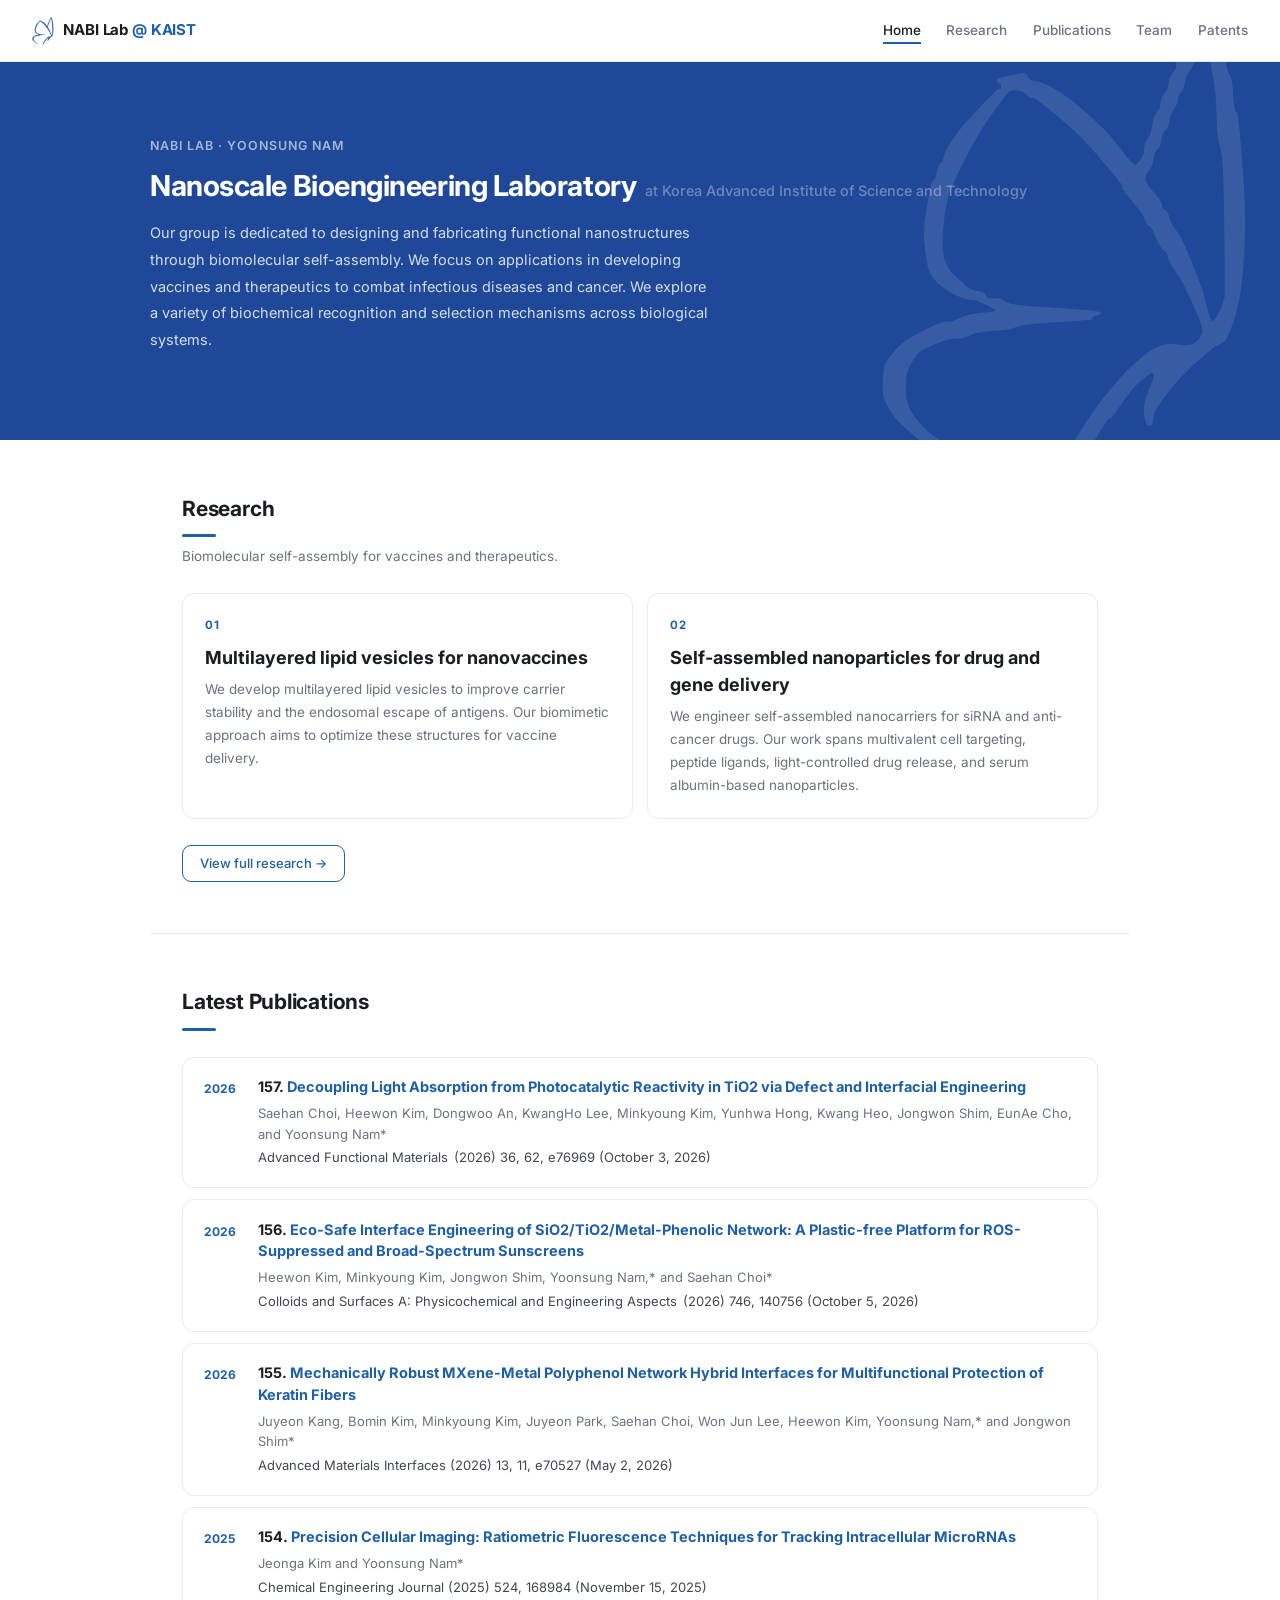
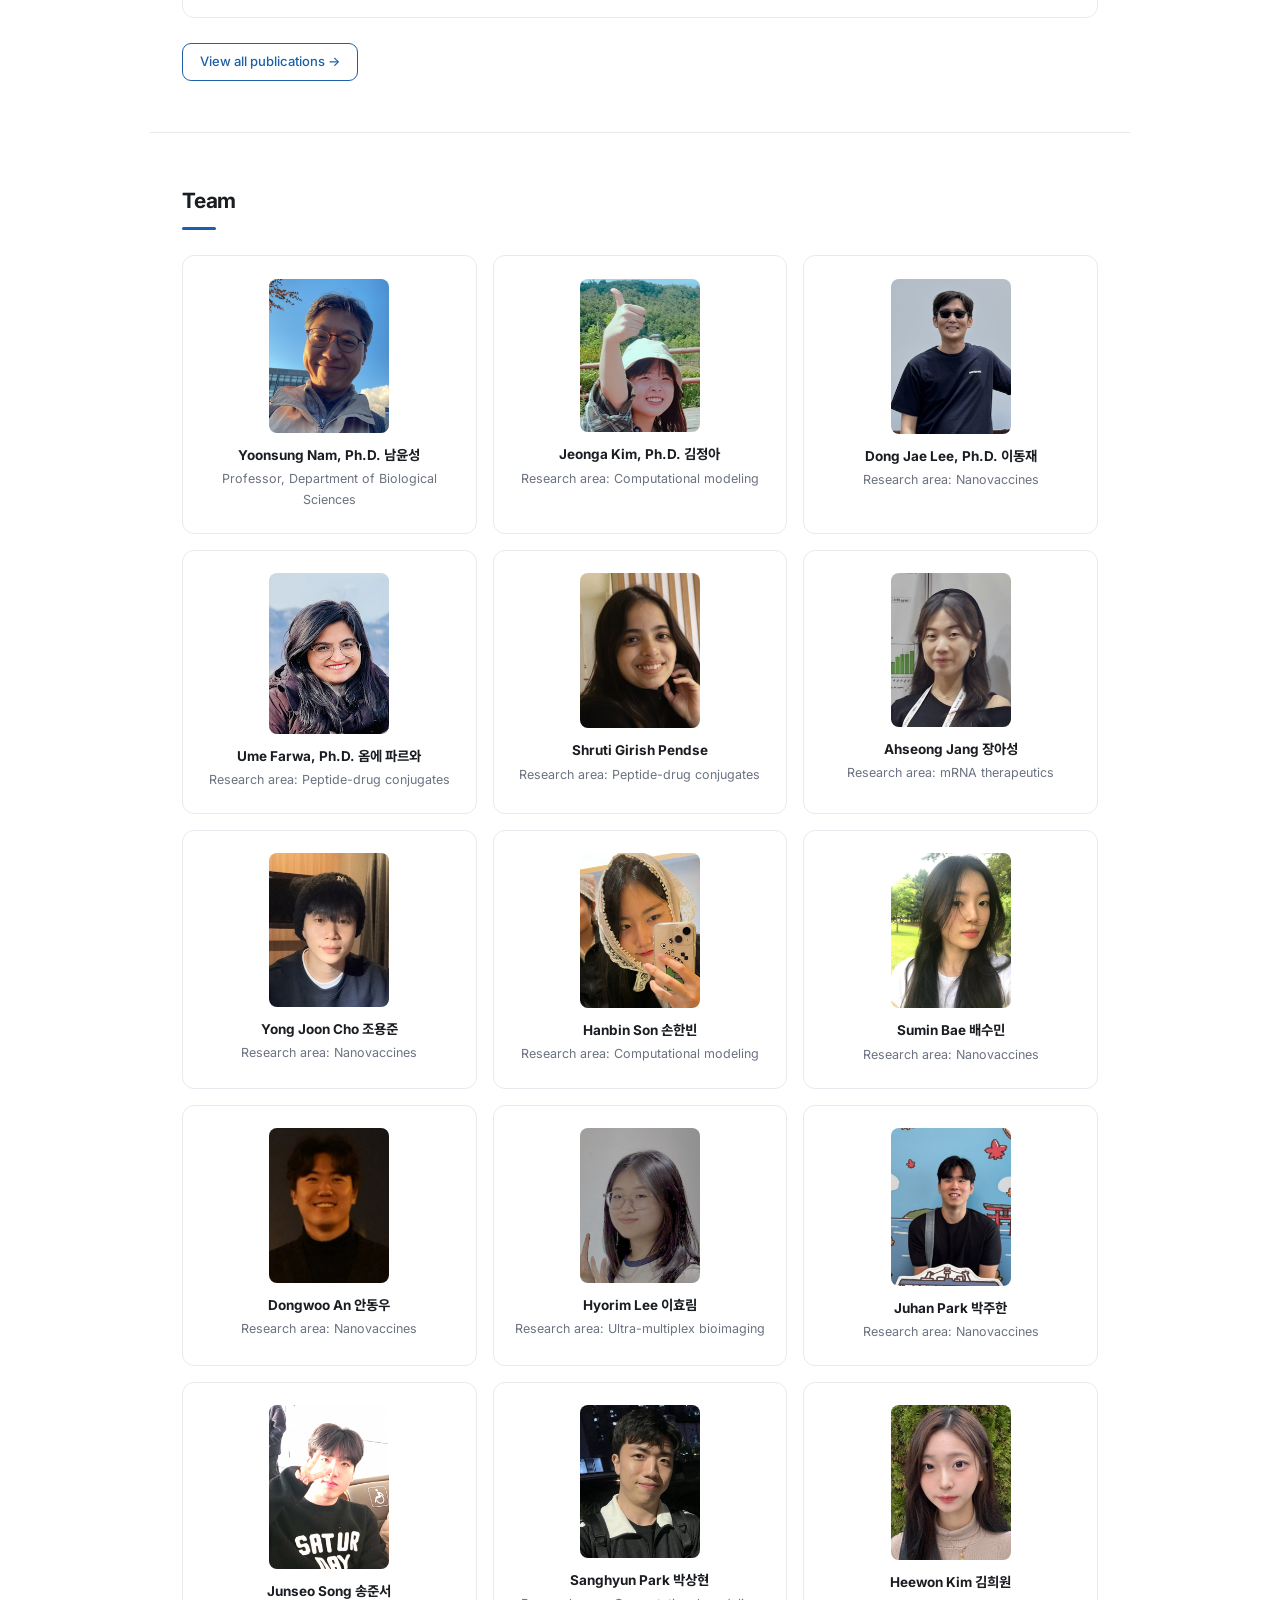
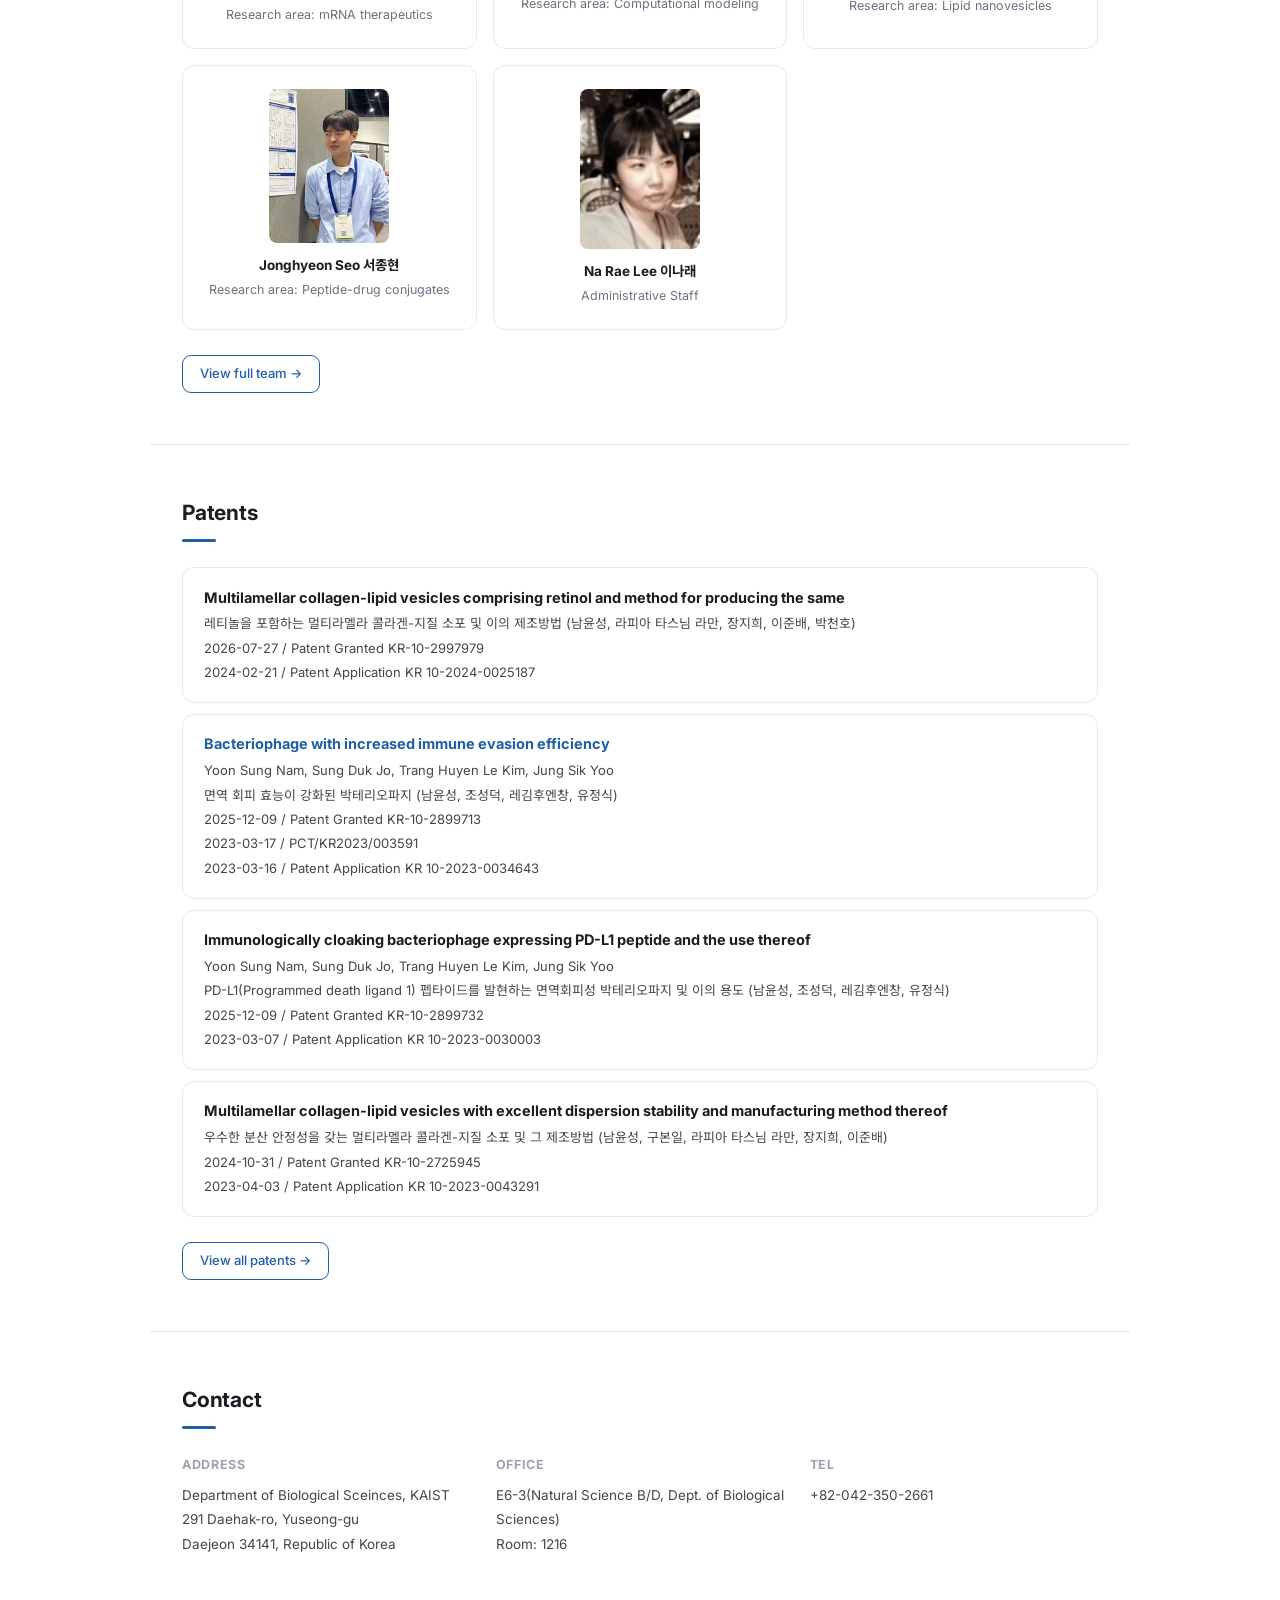
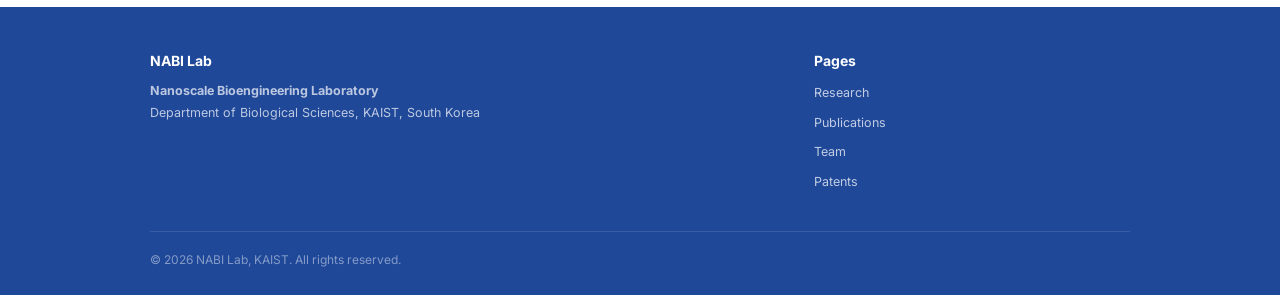
<file: index.html>
<!DOCTYPE html>
<html lang="en">
<head>
<meta charset="UTF-8">
<meta name="viewport" content="width=device-width, initial-scale=1">
<!-- TODO: 실제 연구실 이름/설명으로 교체 -->
<title>NABI Lab @ KAIST — Molecular Simulation of Biological Membranes</title>
<meta name="description" content="Computational molecular simulation lab at KAIST studying lipid membranes, nanoparticle–membrane interactions, and drug delivery systems.">
<link rel="preconnect" href="https://fonts.googleapis.com">
<link rel="preconnect" href="https://fonts.gstatic.com" crossorigin>
<link href="https://fonts.googleapis.com/css2?family=Inter:wght@400;500;600;700&family=Noto+Sans+KR:wght@400;500;700&display=swap" rel="stylesheet">
<link rel="stylesheet" href="assets/style.css">
</head>
<body>

<!-- 메뉴: 내용은 assets/layout.js 의 SITE.nav 에서 관리 -->
<site-nav></site-nav>

<!-- ============ HERO ============ -->
<header class="hero">
  <!-- 배경 워터마크: 글씨를 가리지 않도록 옅게 (진하기는 style.css의 .hero-mark opacity) -->
  <img class="hero-mark" src="images/nabi-logo-white.svg" alt="" aria-hidden="true">
  <div class="hero-inner">
    <div class="hero-text home-hero-text">
      <p class="eyebrow">NABI Lab · Yoonsung Nam</p>
      <h1 class="home-lab-title"><span class="lab-name">Nanoscale Bioengineering Laboratory</span> <span class="lab-affiliation">at Korea Advanced Institute of Science and Technology</span></h1>
      <p>
        Our group is dedicated to designing and fabricating functional nanostructures through biomolecular self-assembly. We focus on applications in developing vaccines and therapeutics to combat infectious diseases and cancer. We explore a variety of biochemical recognition and selection mechanisms across biological systems.
      </p>
    </div>

    <!-- 사진을 넣고 싶으면 여기에 .hero-media 블록을 추가하세요 (README 참고) -->
  </div>
</header>

<!-- ============ RESEARCH ============ -->
<section class="wrap">
  <div class="sec-head">
    <h2>Research</h2>
    <div class="underline"></div>
    <p class="sub">Biomolecular self-assembly for vaccines and therapeutics.</p>
  </div>
  <div class="research-overview-grid">
    <article class="card">
      <div class="r-num">01</div>
      <h3>Multilayered lipid vesicles for nanovaccines</h3>
      <p>We develop multilayered lipid vesicles to improve carrier stability and the endosomal escape of antigens. Our biomimetic approach aims to optimize these structures for vaccine delivery.</p>
    </article>
    <article class="card">
      <div class="r-num">02</div>
      <h3>Self-assembled nanoparticles for drug and gene delivery</h3>
      <p>We engineer self-assembled nanocarriers for siRNA and anti-cancer drugs. Our work spans multivalent cell targeting, peptide ligands, light-controlled drug release, and serum albumin-based nanoparticles.</p>
    </article>
  </div>
  <div class="sec-foot"><a class="more-btn" href="research.html">View full research →</a></div>
</section>

<div class="divider"></div>

<!-- ============ LATEST PUBLICATIONS ============ -->
<section class="wrap">
  <div class="sec-head">
    <h2>Latest Publications</h2>
    <div class="underline"></div>
  </div>

  <div class="pub-list">
    <article class="pub">
        <div class="pub-yr">2026</div>
        <div class="pub-body">
          <h4><strong>157. <a href="https://advanced.onlinelibrary.wiley.com/doi/10.1002/adfm.76969" target="_blank" rel="noopener noreferrer">Decoupling Light Absorption from Photocatalytic Reactivity in TiO2 via Defect and Interfacial Engineering</a></strong></h4>
          <p class="authors">Saehan Choi, Heewon Kim, Dongwoo An, KwangHo Lee, Minkyoung Kim, Yunhwa Hong, Kwang Heo, Jongwon Shim, EunAe Cho, and Yoonsung Nam*</p>
          <p class="venue">Advanced Functional Materials  (2026) 36, 62, e76969 (October 3, 2026)</p>
        </div>
      </article>

    <article class="pub">
        <div class="pub-yr">2026</div>
        <div class="pub-body">
          <h4><strong>156. <a href="https://www.sciencedirect.com/science/article/pii/S0927775726012951?dgcid=coauthor" target="_blank" rel="noopener noreferrer">Eco-Safe Interface Engineering of SiO2/TiO2/Metal-Phenolic Network: A Plastic-free Platform for ROS-Suppressed and Broad-Spectrum Sunscreens</a></strong></h4>
          <p class="authors">Heewon Kim, Minkyoung Kim, Jongwon Shim, Yoonsung Nam,* and Saehan Choi*</p>
          <p class="venue">Colloids and Surfaces A: Physicochemical and Engineering Aspects  (2026) 746, 140756 (October 5, 2026)</p>
        </div>
      </article>

    <article class="pub">
        <div class="pub-yr">2026</div>
        <div class="pub-body">
          <h4><strong>155. <a href="https://advanced.onlinelibrary.wiley.com/doi/10.1002/admi.70527" target="_blank" rel="noopener noreferrer">Mechanically Robust MXene-Metal Polyphenol Network Hybrid Interfaces for Multifunctional Protection of Keratin Fibers</a></strong></h4>
          <p class="authors">Juyeon Kang, Bomin Kim, Minkyoung Kim, Juyeon Park, Saehan Choi, Won Jun Lee, Heewon Kim, Yoonsung Nam,* and Jongwon Shim*</p>
          <p class="venue">Advanced Materials Interfaces (2026) 13, 11, e70527 (May 2, 2026)</p>
        </div>
      </article>

    <article class="pub">
        <div class="pub-yr">2025</div>
        <div class="pub-body">
          <h4><strong>154. <a href="https://www.sciencedirect.com/science/article/abs/pii/S1385894725098262" target="_blank" rel="noopener noreferrer">Precision Cellular Imaging: Ratiometric Fluorescence Techniques for Tracking Intracellular MicroRNAs</a></strong></h4>
          <p class="authors">Jeonga Kim and Yoonsung Nam*</p>
          <p class="venue">Chemical Engineering Journal (2025) 524, 168984 (November 15, 2025)</p>
        </div>
      </article>
  </div>

  <div class="sec-foot">
    <a class="more-btn" href="publications.html">View all publications →</a>
  </div>
</section>

<div class="divider"></div>

<!-- ============ TEAM ============ -->
<section class="wrap home-team">
  <div class="sec-head">
    <h2>Team</h2>
    <div class="underline"></div>
  </div>

  <div class="team-grid">
<article class="member">
<div class="member-photo av-b"><img src="lab_members/picture/YN.png" alt="Yoonsung Nam, Ph.D. 남윤성" loading="lazy" decoding="async"></div>
<h4>Yoonsung Nam, Ph.D. 남윤성</h4>
<p>Professor, Department of Biological Sciences</p>

</article>
<article class="member">
<div class="member-photo av-g"><img src="lab_members/picture/JK.png" alt="Jeonga Kim, Ph.D. 김정아" loading="lazy" decoding="async"></div>
<h4>Jeonga Kim, Ph.D. 김정아</h4>
<p>Research area: Computational modeling</p>

</article>
<article class="member">
<div class="member-photo av-p"><img src="lab_members/picture/DJL.png" alt="Dong Jae Lee, Ph.D. 이동재" loading="lazy" decoding="async"></div>
<h4>Dong Jae Lee, Ph.D. 이동재</h4>
<p>Research area: Nanovaccines</p>

</article>
<article class="member">
<div class="member-photo av-o"><img src="lab_members/picture/UF.png" alt="Ume Farwa, Ph.D. 옴에 파르와" loading="lazy" decoding="async"></div>
<h4>Ume Farwa, Ph.D. 옴에 파르와</h4>
<p>Research area: Peptide-drug conjugates</p>

</article>
<article class="member">
<div class="member-photo av-b"><img src="lab_members/picture/SGP.png" alt="Shruti Girish Pendse" loading="lazy" decoding="async"></div>
<h4>Shruti Girish Pendse</h4>
<p>Research area: Peptide-drug conjugates</p>

</article>
<article class="member">
<div class="member-photo av-g"><img src="lab_members/picture/AJ.png" alt="Ahseong Jang 장아성" loading="lazy" decoding="async"></div>
<h4>Ahseong Jang 장아성</h4>
<p>Research area: mRNA therapeutics</p>

</article>
<article class="member">
<div class="member-photo av-p"><img src="lab_members/picture/YJC.png" alt="Yong Joon Cho 조용준" loading="lazy" decoding="async"></div>
<h4>Yong Joon Cho 조용준</h4>
<p>Research area: Nanovaccines</p>

</article>
<article class="member">
<div class="member-photo av-o"><img src="lab_members/picture/HS.png" alt="Hanbin Son 손한빈" loading="lazy" decoding="async"></div>
<h4>Hanbin Son 손한빈</h4>
<p>Research area: Computational modeling</p>

</article>
<article class="member">
<div class="member-photo av-b"><img src="lab_members/picture/SB.png" alt="Sumin Bae 배수민" loading="lazy" decoding="async"></div>
<h4>Sumin Bae 배수민</h4>
<p>Research area: Nanovaccines</p>

</article>
<article class="member">
<div class="member-photo av-g"><img src="lab_members/picture/DA.png" alt="Dongwoo An 안동우" loading="lazy" decoding="async"></div>
<h4>Dongwoo An 안동우</h4>
<p>Research area: Nanovaccines</p>

</article>
<article class="member">
<div class="member-photo av-p"><img src="lab_members/picture/HL.png" alt="Hyorim Lee 이효림" loading="lazy" decoding="async"></div>
<h4>Hyorim Lee 이효림</h4>
<p>Research area: Ultra-multiplex bioimaging</p>

</article>
<article class="member">
<div class="member-photo av-o"><img src="lab_members/picture/JP.png" alt="Juhan Park 박주한" loading="lazy" decoding="async"></div>
<h4>Juhan Park 박주한</h4>
<p>Research area: Nanovaccines</p>

</article>
<article class="member">
<div class="member-photo av-b"><img src="lab_members/picture/JS.png" alt="Junseo Song 송준서" loading="lazy" decoding="async"></div>
<h4>Junseo Song 송준서</h4>
<p>Research area: mRNA therapeutics</p>

</article>
<article class="member">
<div class="member-photo av-g"><img src="lab_members/picture/SP.png" alt="Sanghyun Park 박상현" loading="lazy" decoding="async"></div>
<h4>Sanghyun Park 박상현</h4>
<p>Research area: Computational modeling</p>

</article>
<article class="member">
<div class="member-photo av-p"><img src="lab_members/picture/HK.png" alt="Heewon Kim 김희원" loading="lazy" decoding="async"></div>
<h4>Heewon Kim 김희원</h4>
<p>Research area: Lipid nanovesicles</p>

</article>
<article class="member">
<div class="member-photo av-o"><img src="lab_members/picture/JS(%EC%84%9C%EC%A2%85%ED%98%84).png" alt="Jonghyeon Seo 서종현" loading="lazy" decoding="async"></div>
<h4>Jonghyeon Seo 서종현</h4>
<p>Research area: Peptide-drug conjugates</p>

</article>
<article class="member">
<div class="member-photo av-b"><img src="lab_members/picture/NRL.png" alt="Na Rae Lee 이나래" loading="lazy" decoding="async"></div>
<h4>Na Rae Lee 이나래</h4>
<p>Administrative Staff</p>

</article>
</div>

<div class="sec-foot">
    <a class="more-btn" href="team.html">View full team →</a>
  </div>
</section>

<div class="divider"></div>

<!-- ============ PATENTS ============ -->
<section class="wrap">
  <div class="sec-head">
    <h2>Patents</h2>
    <div class="underline"></div>
  </div>

  <div class="pub-list">
      <article class="pub" data-type="granted">
        <div class="pub-body">
          <h4><strong>Multilamellar collagen-lipid vesicles comprising retinol and method for producing the same</strong></h4>
          <p class="venue">레티놀을 포함하는 멀티라멜라 콜라겐-지질 소포 및 이의 제조방법 (남윤성, 라피아 타스님 라만, 장지희, 이준배, 박천호)</p>
          <p class="venue">2026-07-27 / Patent Granted KR-10-2997979</p>
          <p class="venue">2024-02-21 / Patent Application KR 10-2024-0025187</p>
        </div>
      </article>
      <article class="pub" data-type="granted intl">
        <div class="pub-body">
          <h4><strong><a href="https://patentscope.wipo.int/search/en/detail.jsf?docId=WO2023224236&amp;_gid=202347" target="_blank" rel="noopener noreferrer">Bacteriophage with increased immune evasion efficiency</a></strong></h4>
          <p class="venue">Yoon Sung Nam, Sung Duk Jo, Trang Huyen Le Kim, Jung Sik Yoo</p>
          <p class="venue">면역 회피 효능이 강화된 박테리오파지 (남윤성, 조성덕, 레김후엔창, 유정식)</p>
          <p class="venue">2025-12-09 / Patent Granted KR-10-2899713</p>
          <p class="venue">2023-03-17 / PCT/KR2023/003591</p>
          <p class="venue">2023-03-16 / Patent Application KR 10-2023-0034643</p>
        </div>
      </article>
      <article class="pub" data-type="granted">
        <div class="pub-body">
          <h4><strong>Immunologically cloaking bacteriophage expressing PD-L1 peptide and the use thereof</strong></h4>
          <p class="venue">Yoon Sung Nam, Sung Duk Jo, Trang Huyen Le Kim, Jung Sik Yoo</p>
          <p class="venue">PD-L1(Programmed death ligand 1) 펩타이드를 발현하는 면역회피성 박테리오파지 및 이의 용도 (남윤성, 조성덕, 레김후엔창, 유정식)</p>
          <p class="venue">2025-12-09 / Patent Granted KR-10-2899732</p>
          <p class="venue">2023-03-07 / Patent Application KR 10-2023-0030003</p>
        </div>
      </article>
      <article class="pub" data-type="granted">
        <div class="pub-body">
          <h4><strong>Multilamellar collagen-lipid vesicles with excellent dispersion stability and manufacturing method thereof</strong></h4>
          <p class="venue">우수한 분산 안정성을 갖는 멀티라멜라 콜라겐-지질 소포 및 그 제조방법 (남윤성, 구본일, 라피아 타스님 라만, 장지희, 이준배)</p>
          <p class="venue">2024-10-31 / Patent Granted KR-10-2725945</p>
          <p class="venue">2023-04-03 / Patent Application KR 10-2023-0043291</p>
        </div>
      </article>
  </div>

  <div class="sec-foot">
    <a class="more-btn" href="patents.html">View all patents →</a>
  </div>
</section>

<div class="divider"></div>

<!-- ============ CONTACT ============ -->
<section class="wrap">
  <div class="sec-head">
    <h2>Contact</h2>
    <div class="underline"></div>
  </div>

  <div class="contact-grid">
    <div>
      <h4>Address</h4>
      <p>
        Department of Biological Sceinces, KAIST<br>
        291 Daehak-ro, Yuseong-gu<br>
        Daejeon 34141, Republic of Korea
      </p>
    </div>
    <div>
      <h4>Office</h4>
      <p>
        E6-3(Natural Science B/D, Dept. of Biological Sciences)<br>
        Room: 1216
      </p>
    </div>
    <div>
      <h4>Tel</h4>
      <p>
        +82-042-350-2661
      </p>
    </div>
  </div>

</section>

<!-- 푸터: 내용은 assets/layout.js 에서 관리 -->
<site-footer></site-footer>

<script src="assets/layout.js" defer></script>
<script src="assets/main.js" defer></script>
</body>
</html>
</file>
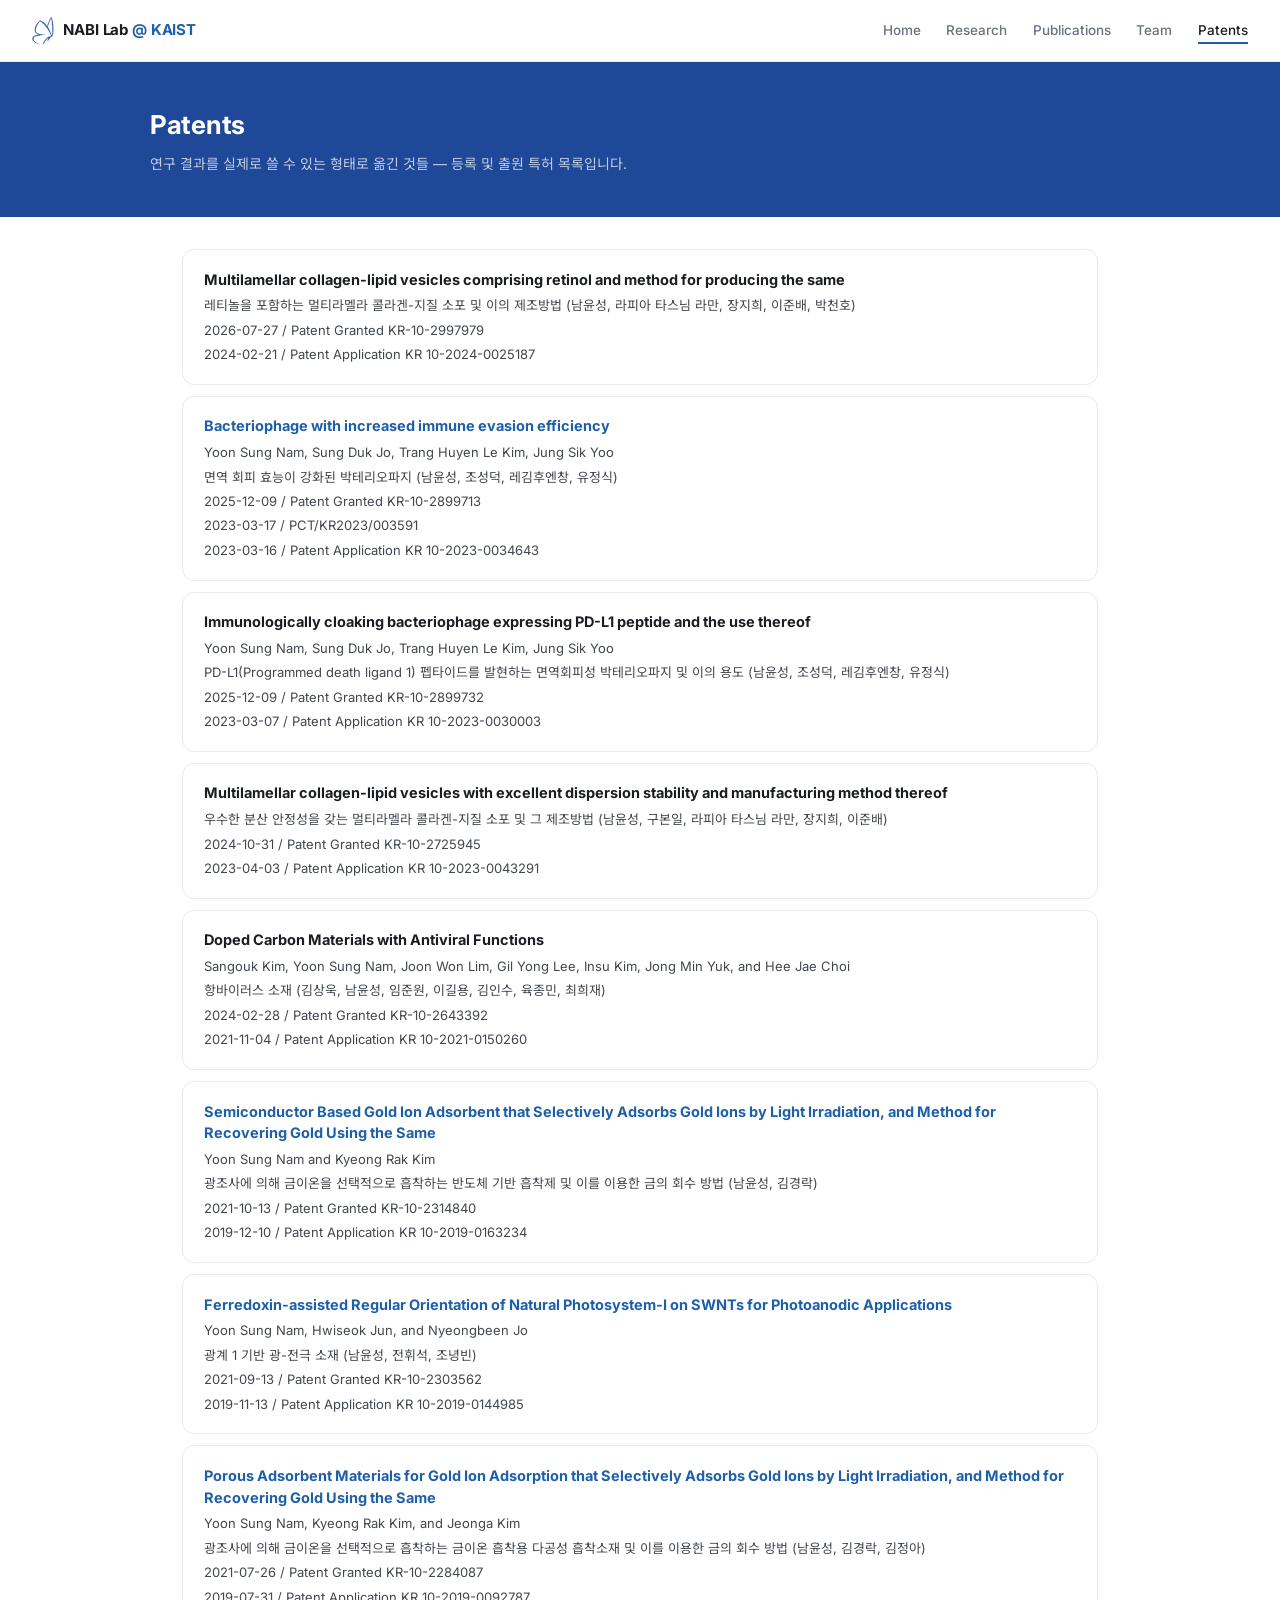
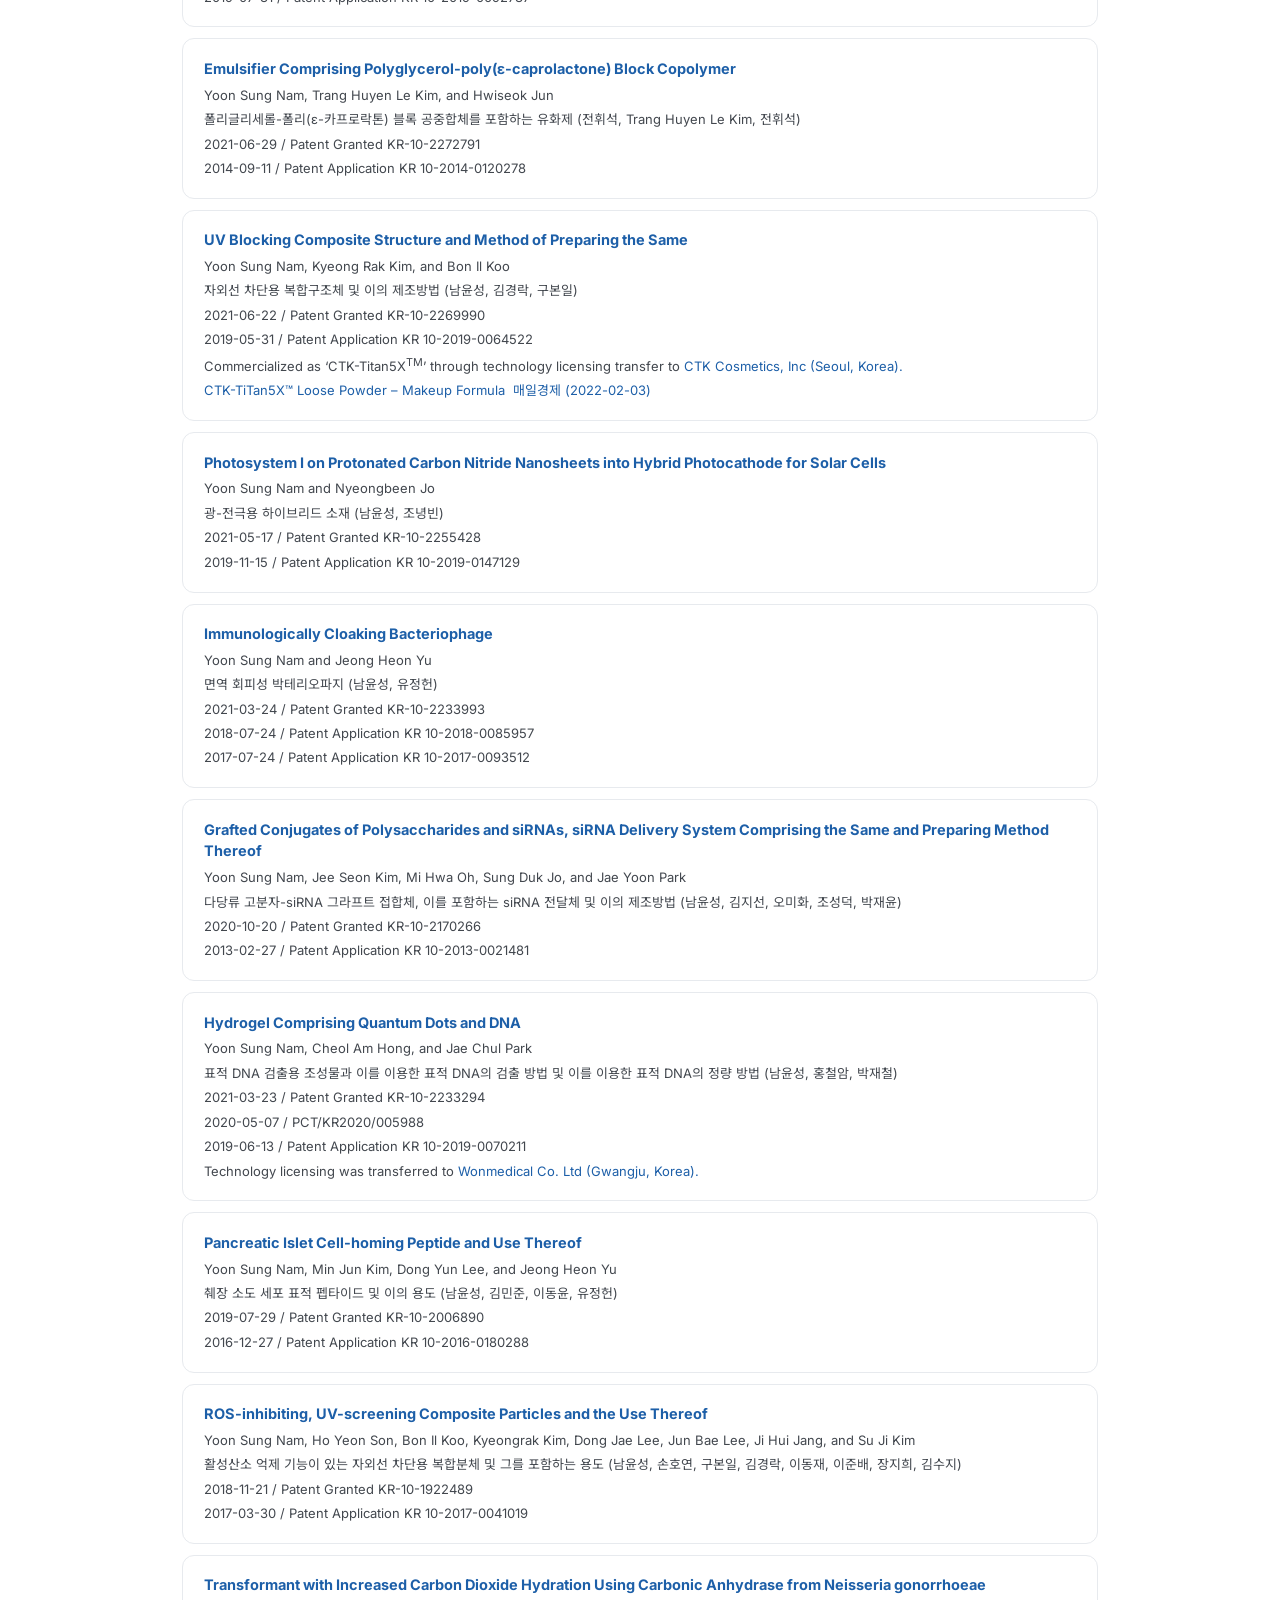
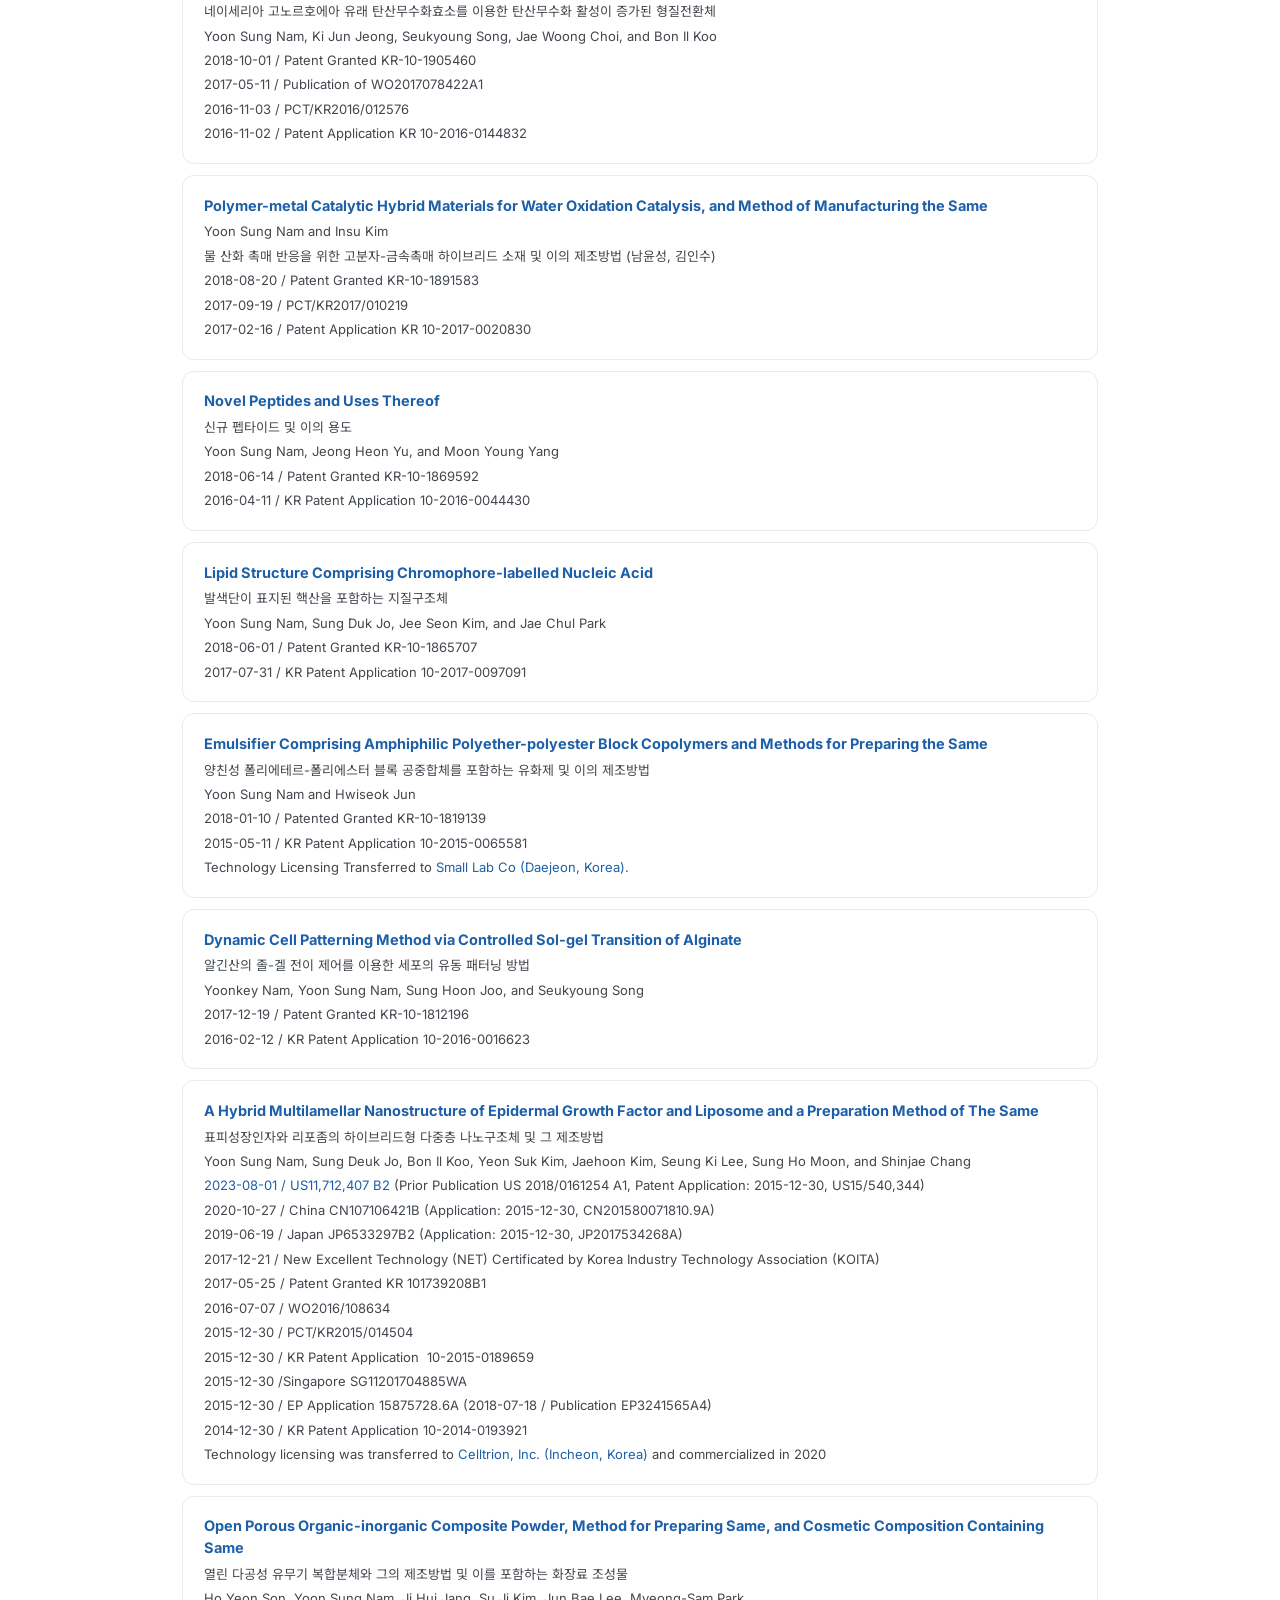
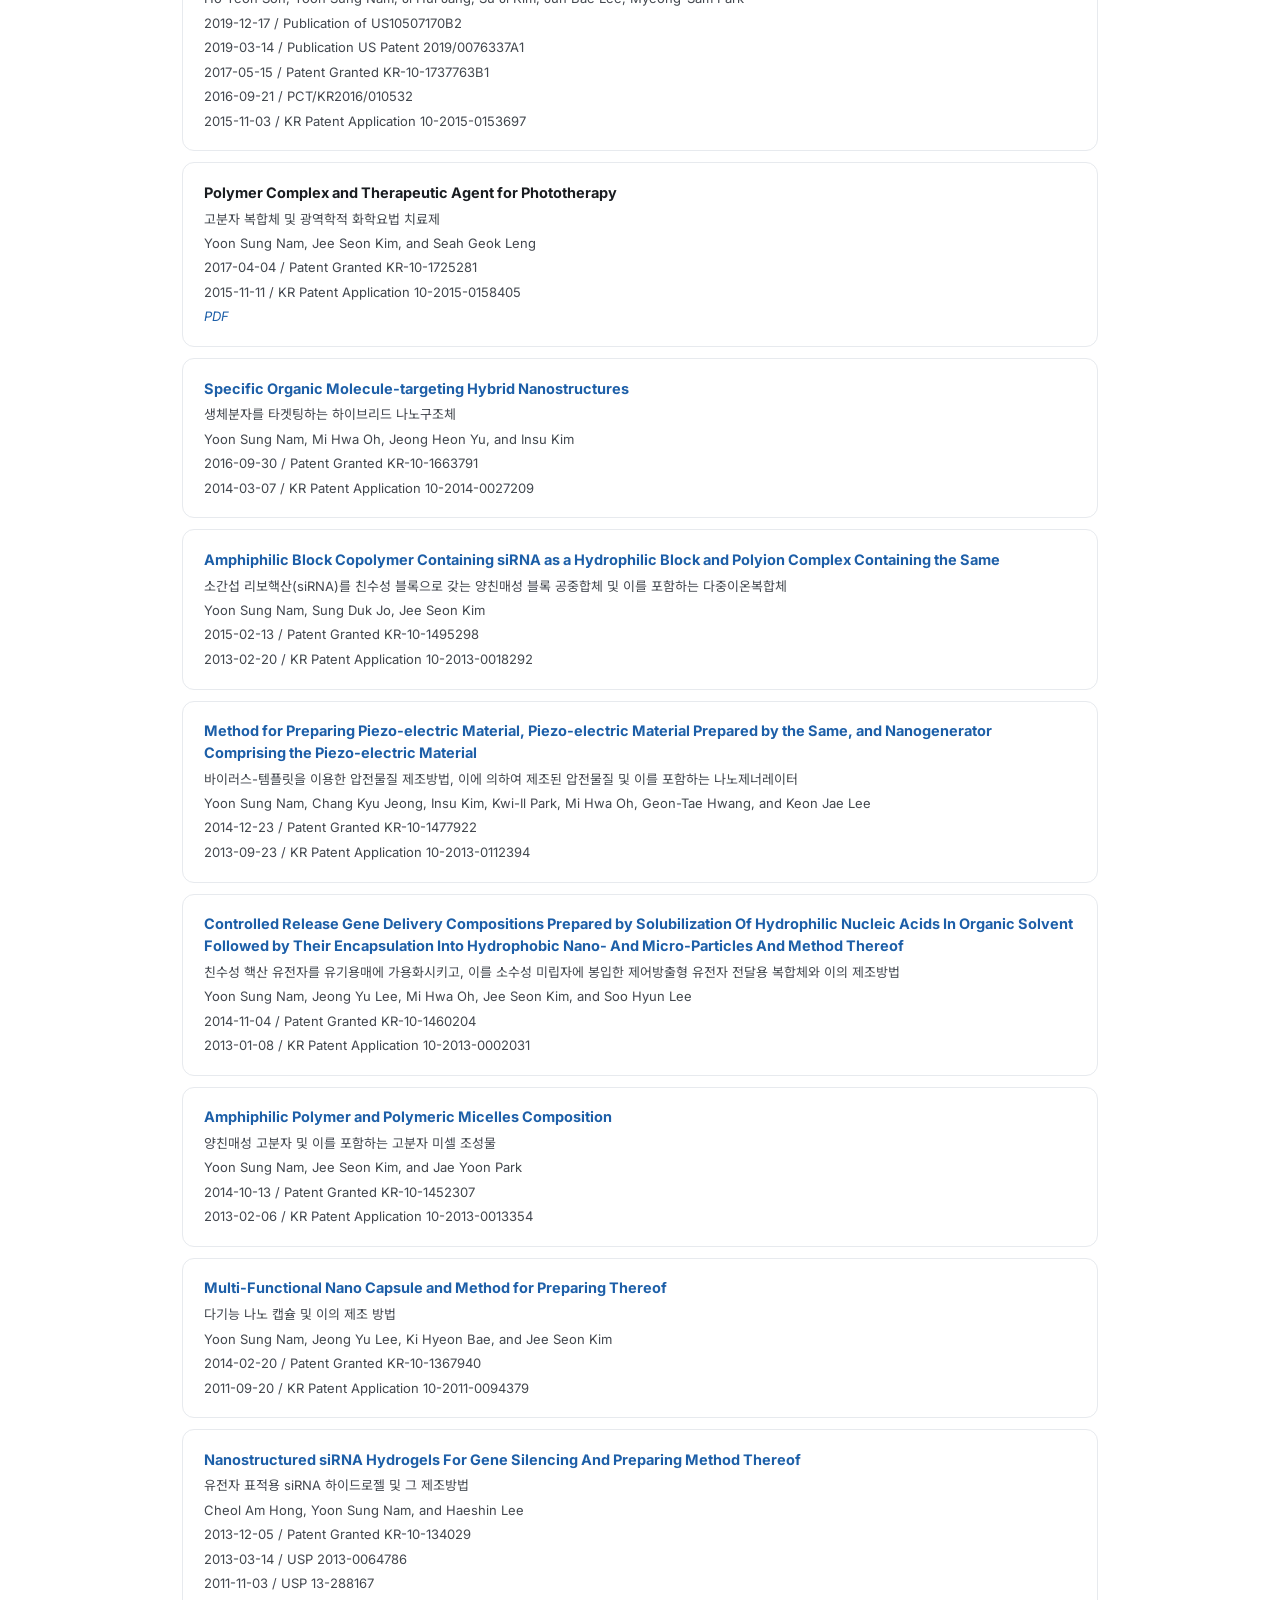
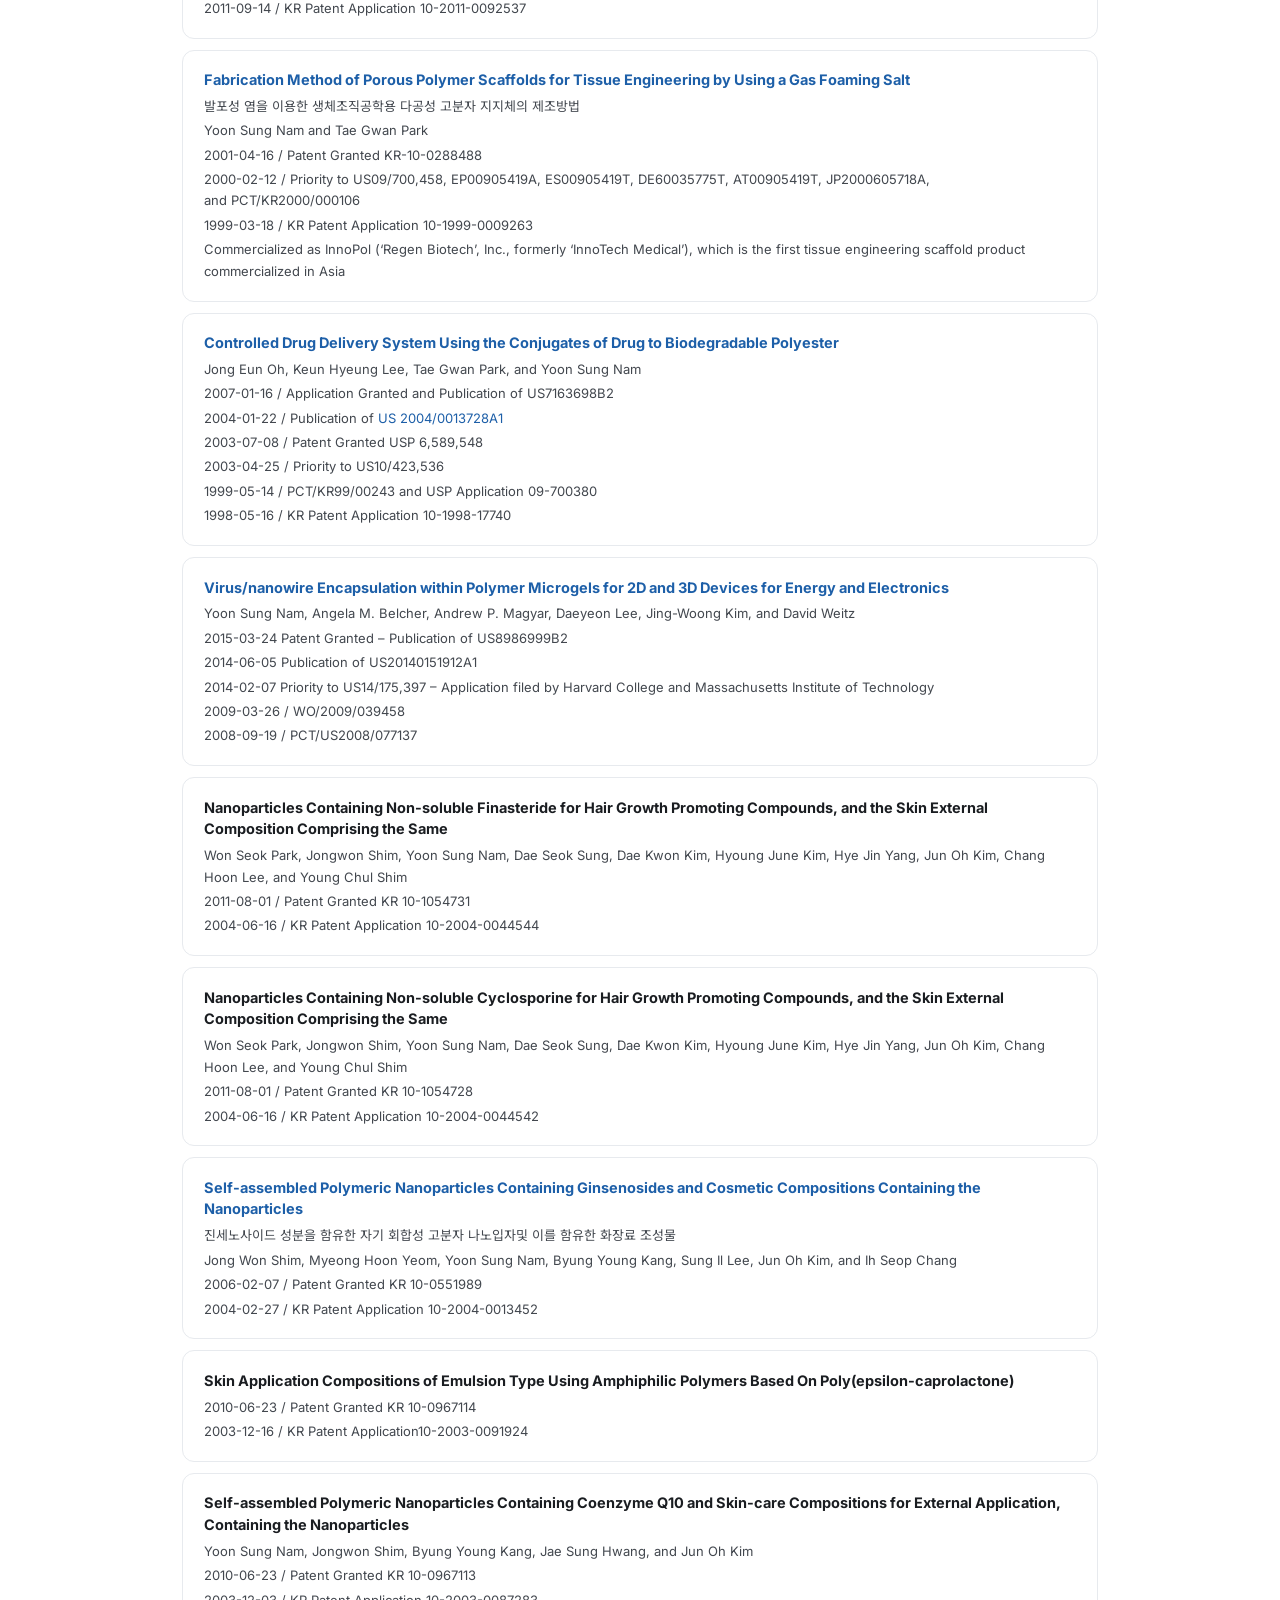
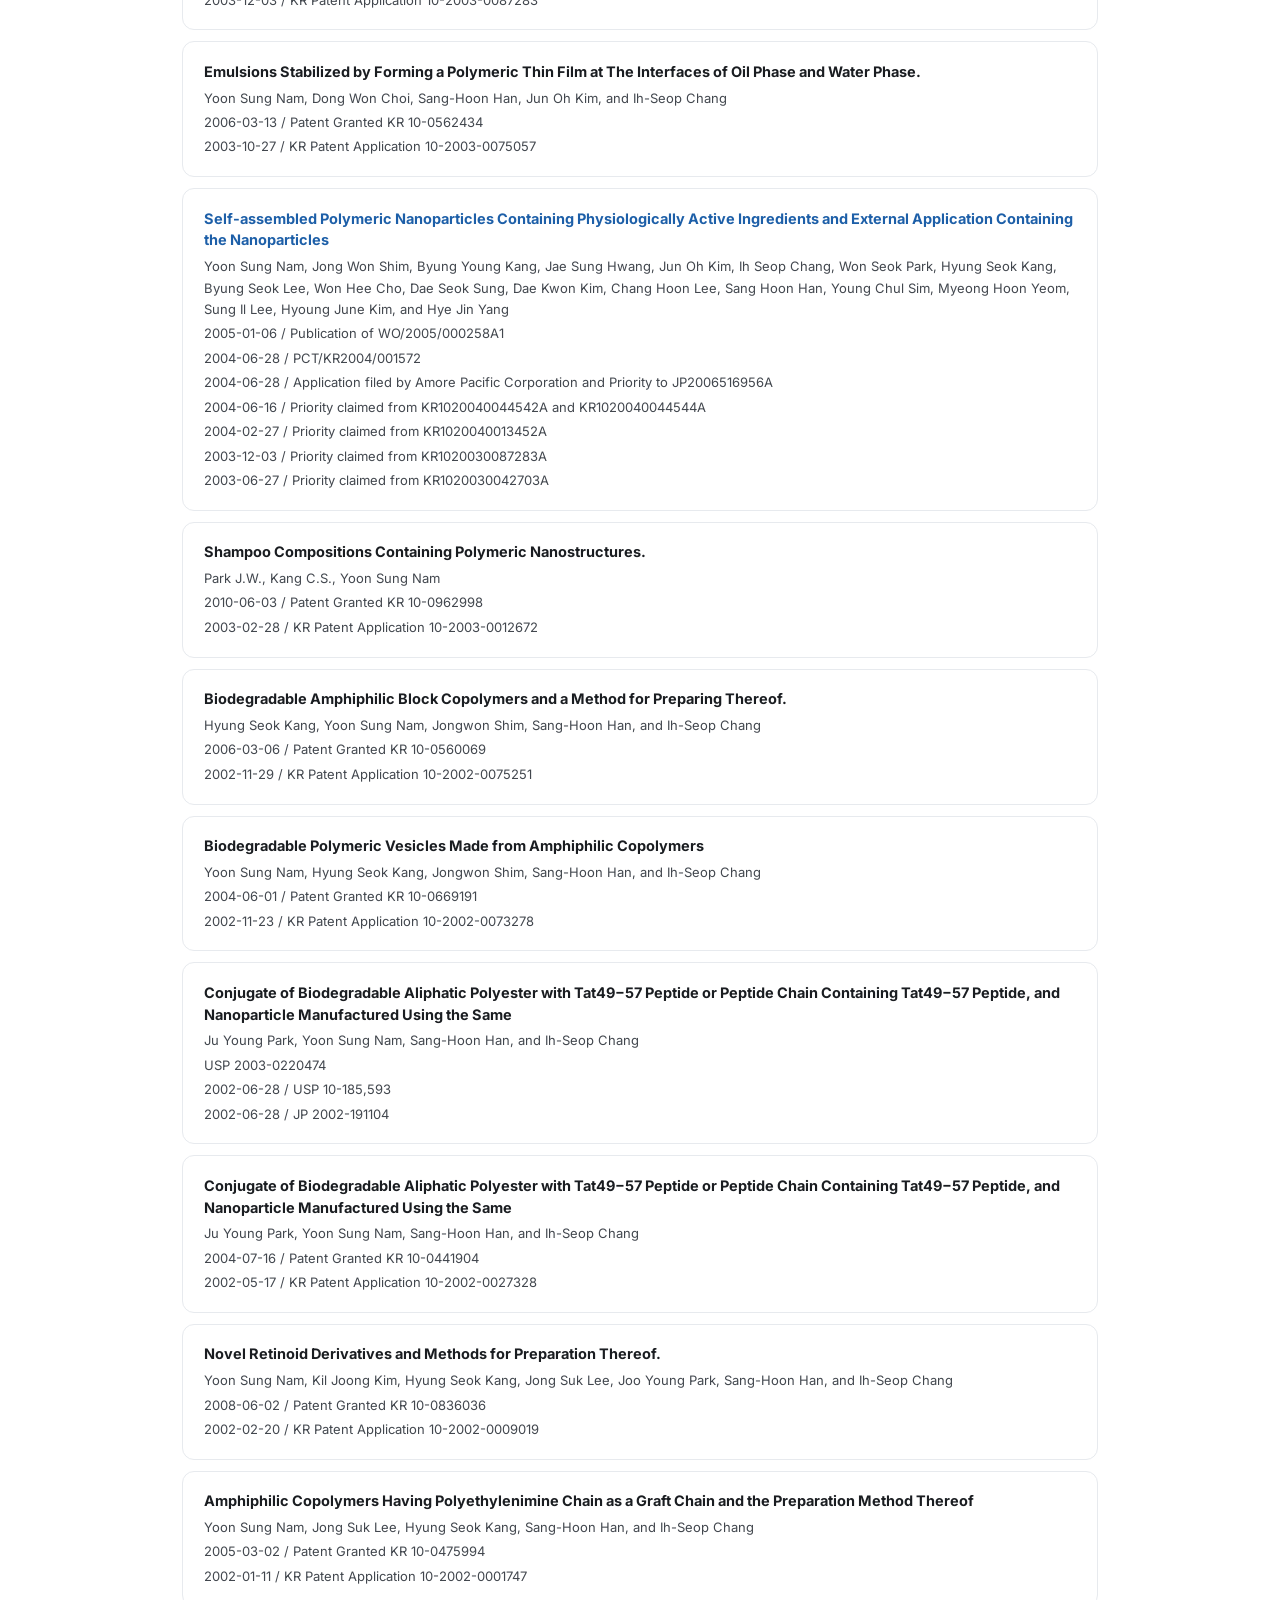
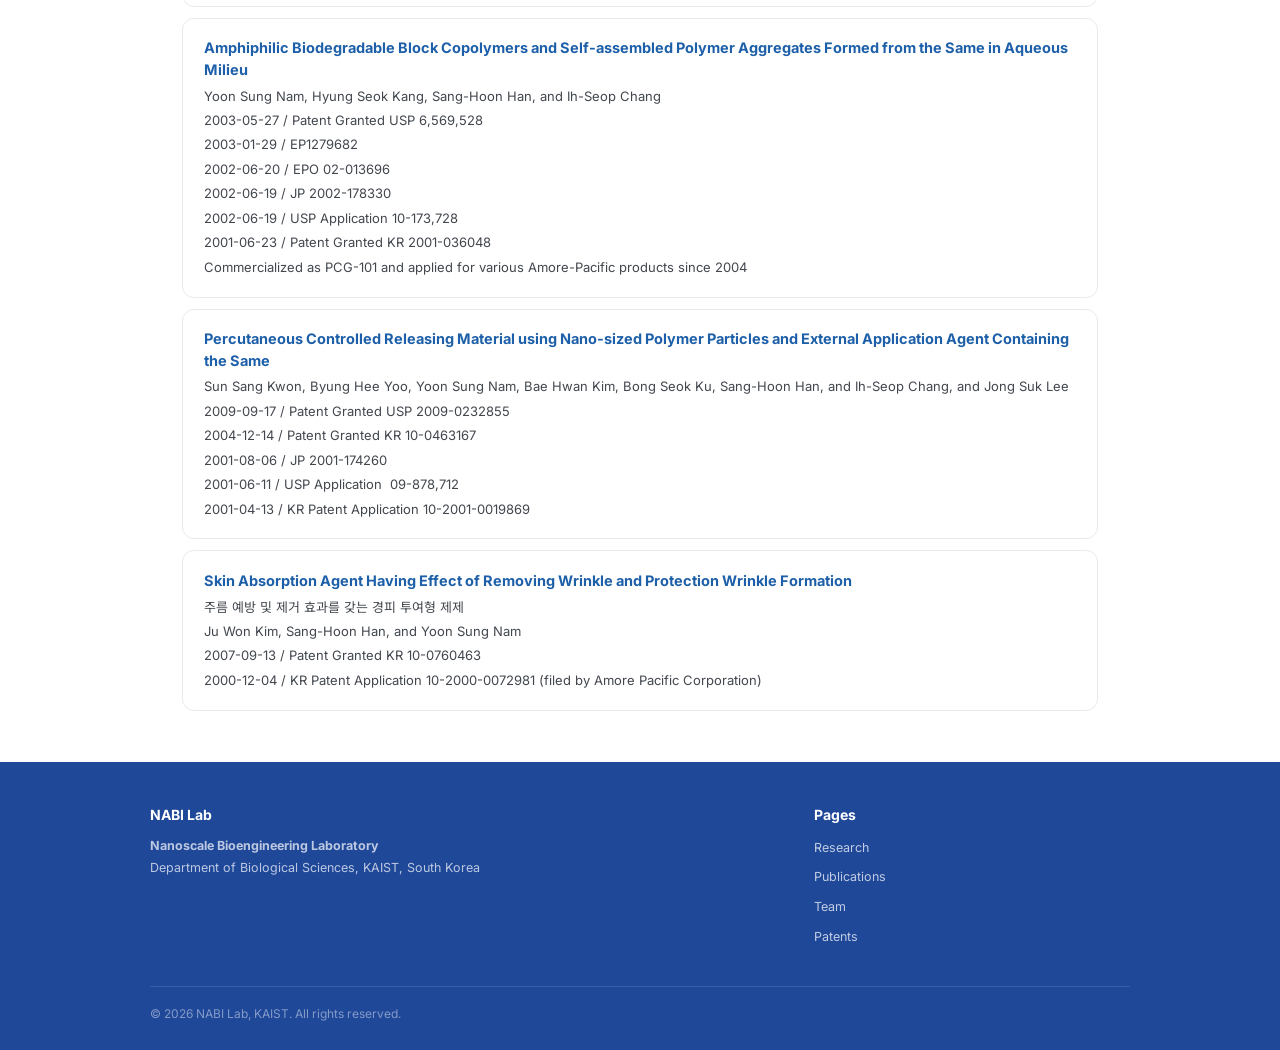
<file: patents.html>
<!DOCTYPE html>
<html lang="en">
<head>
<meta charset="UTF-8">
<meta name="viewport" content="width=device-width, initial-scale=1">
<title>Patents — NABI Lab @ KAIST</title>
<meta name="description" content="Registered and pending patents from the NABI Lab at KAIST.">
<link rel="preconnect" href="https://fonts.googleapis.com">
<link rel="preconnect" href="https://fonts.gstatic.com" crossorigin>
<link href="https://fonts.googleapis.com/css2?family=Inter:wght@400;500;600;700&family=Noto+Sans+KR:wght@400;500;700&display=swap" rel="stylesheet">
<link rel="stylesheet" href="assets/style.css">
</head>
<body>

<!-- 메뉴: 내용은 assets/layout.js 의 SITE.nav 에서 관리 -->
<site-nav></site-nav>

<header class="page-hero">
  <div class="page-hero-inner">
    <h1>Patents</h1>
    <p>연구 결과를 실제로 쓸 수 있는 형태로 옮긴 것들 — 등록 및 출원 특허 목록입니다.</p>
  </div>
</header>

<section class="wrap tight">

  <div class="pub-list">
      <article class="pub">
        <div class="pub-body">
          <h4><strong>Multilamellar collagen-lipid vesicles comprising retinol and method for producing the same</strong></h4>
          <p class="venue">레티놀을 포함하는 멀티라멜라 콜라겐-지질 소포 및 이의 제조방법 (남윤성, 라피아 타스님 라만, 장지희, 이준배, 박천호)</p>
          <p class="venue">2026-07-27 / Patent Granted KR-10-2997979</p>
          <p class="venue">2024-02-21 / Patent Application KR 10-2024-0025187</p>
        </div>
      </article>
      <article class="pub">
        <div class="pub-body">
          <h4><strong><a href="https://patentscope.wipo.int/search/en/detail.jsf?docId=WO2023224236&amp;_gid=202347" target="_blank" rel="noopener noreferrer">Bacteriophage with increased immune evasion efficiency</a></strong></h4>
          <p class="venue">Yoon Sung Nam, Sung Duk Jo, Trang Huyen Le Kim, Jung Sik Yoo</p>
          <p class="venue">면역 회피 효능이 강화된 박테리오파지 (남윤성, 조성덕, 레김후엔창, 유정식)</p>
          <p class="venue">2025-12-09 / Patent Granted KR-10-2899713</p>
          <p class="venue">2023-03-17 / PCT/KR2023/003591</p>
          <p class="venue">2023-03-16 / Patent Application KR 10-2023-0034643</p>
        </div>
      </article>
      <article class="pub">
        <div class="pub-body">
          <h4><strong>Immunologically cloaking bacteriophage expressing PD-L1 peptide and the use thereof</strong></h4>
          <p class="venue">Yoon Sung Nam, Sung Duk Jo, Trang Huyen Le Kim, Jung Sik Yoo</p>
          <p class="venue">PD-L1(Programmed death ligand 1) 펩타이드를 발현하는 면역회피성 박테리오파지 및 이의 용도 (남윤성, 조성덕, 레김후엔창, 유정식)</p>
          <p class="venue">2025-12-09 / Patent Granted KR-10-2899732</p>
          <p class="venue">2023-03-07 / Patent Application KR 10-2023-0030003</p>
        </div>
      </article>
      <article class="pub">
        <div class="pub-body">
          <h4><strong>Multilamellar collagen-lipid vesicles with excellent dispersion stability and manufacturing method thereof</strong></h4>
          <p class="venue">우수한 분산 안정성을 갖는 멀티라멜라 콜라겐-지질 소포 및 그 제조방법 (남윤성, 구본일, 라피아 타스님 라만, 장지희, 이준배)</p>
          <p class="venue">2024-10-31 / Patent Granted KR-10-2725945</p>
          <p class="venue">2023-04-03 / Patent Application KR 10-2023-0043291</p>
        </div>
      </article>
      <article class="pub">
        <div class="pub-body">
          <h4><strong>Doped Carbon Materials with Antiviral Functions</strong></h4>
          <p class="venue">Sangouk Kim, Yoon Sung Nam, Joon Won Lim, Gil Yong Lee, Insu Kim, Jong Min Yuk, and Hee Jae Choi</p>
          <p class="venue">항바이러스 소재 (김상욱, 남윤성, 임준원, 이길용, 김인수, 육종민, 최희재)</p>
          <p class="venue">2024-02-28 / Patent Granted KR-10-2643392</p>
          <p class="venue">2021-11-04 / Patent Application KR 10-2021-0150260</p>
        </div>
      </article>
      <article class="pub">
        <div class="pub-body">
          <h4><strong><a href="http://doi.org/10.8080/1020190163234" target="_blank" rel="noopener noreferrer">Semiconductor Based Gold Ion Adsorbent that Selectively Adsorbs Gold Ions by Light Irradiation, and Method for Recovering Gold Using the Same</a></strong></h4>
          <p class="venue">Yoon Sung Nam and Kyeong Rak Kim</p>
          <p class="venue">광조사에 의해 금이온을 선택적으로 흡착하는 반도체 기반 흡착제 및 이를 이용한 금의 회수 방법 (남윤성, 김경락)</p>
          <p class="venue">2021-10-13 / Patent Granted KR-10-2314840</p>
          <p class="venue">2019-12-10 / Patent Application KR 10-2019-0163234</p>
        </div>
      </article>
      <article class="pub">
        <div class="pub-body">
          <h4><strong><a href="https://koasas.kaist.ac.kr/handle/10203/287935" target="_blank" rel="noopener noreferrer">Ferredoxin-assisted Regular Orientation of Natural Photosystem-I on SWNTs for Photoanodic Applications</a></strong></h4>
          <p class="venue">Yoon Sung Nam, Hwiseok Jun, and Nyeongbeen Jo</p>
          <p class="venue">광계 1 기반 광-전극 소재 (남윤성, 전휘석, 조녕빈)</p>
          <p class="venue">2021-09-13 / Patent Granted KR-10-2303562</p>
          <p class="venue">2019-11-13 / Patent Application KR 10-2019-0144985</p>
        </div>
      </article>
      <article class="pub">
        <div class="pub-body">
          <h4><strong><a href="http://doi.org/10.8080/1020190092787" target="_blank" rel="noopener noreferrer">Porous Adsorbent Materials for Gold Ion Adsorption that Selectively Adsorbs Gold Ions by Light Irradiation, and Method for Recovering Gold Using the Same</a></strong></h4>
          <p class="venue">Yoon Sung Nam, Kyeong Rak Kim, and Jeonga Kim</p>
          <p class="venue">광조사에 의해 금이온을 선택적으로 흡착하는 금이온 흡착용 다공성 흡착소재 및 이를 이용한 금의 회수 방법 (남윤성, 김경락, 김정아)</p>
          <p class="venue">2021-07-26 / Patent Granted KR-10-2284087</p>
          <p class="venue">2019-07-31 / Patent Application KR 10-2019-0092787</p>
        </div>
      </article>
      <article class="pub">
        <div class="pub-body">
          <h4><strong><a href="https://koasas.kaist.ac.kr/handle/10203/286448" target="_blank" rel="noopener noreferrer">Emulsifier Comprising Polyglycerol-poly(ε-caprolactone) Block Copolymer</a></strong></h4>
          <p class="venue">Yoon Sung Nam, Trang Huyen Le Kim, and Hwiseok Jun</p>
          <p class="venue">폴리글리세롤-폴리(ε-카프로락톤) 블록 공중합체를 포함하는 유화제 (전휘석, Trang Huyen Le Kim, 전휘석)</p>
          <p class="venue">2021-06-29 / Patent Granted KR-10-2272791</p>
          <p class="venue">2014-09-11 / Patent Application KR 10-2014-0120278</p>
        </div>
      </article>
      <article class="pub">
        <div class="pub-body">
          <h4><strong><a href="https://koasas.kaist.ac.kr/handle/10203/286441" target="_blank" rel="noopener noreferrer">UV Blocking Composite Structure and Method of Preparing the Same</a></strong></h4>
          <p class="venue">Yoon Sung Nam, Kyeong Rak Kim, and Bon Il Koo</p>
          <p class="venue">자외선 차단용 복합구조체 및 이의 제조방법 (남윤성, 김경락, 구본일)</p>
          <p class="venue">2021-06-22 / Patent Granted KR-10-2269990</p>
          <p class="venue">2019-05-31 / Patent Application KR 10-2019-0064522</p>
          <p class="venue">Commercialized as ‘CTK-Titan5X<sup>TM</sup>’ through technology licensing transfer to <a href="https://www.ctkcosmetics.com/" target="_blank" rel="noopener noreferrer">CTK Cosmetics, Inc (Seoul, Korea).</a></p>
          <p class="venue"><a href="https://www.ctkclip.com/en/pdp/FLMUFA0146-LP" target="_blank" rel="noopener noreferrer">CTK-TiTan5X&#x2122; Loose Powder &#8211; Makeup Formula</a>  <a href="https://www.mk.co.kr/news/stock/10204317" target="_blank" rel="noopener noreferrer">매일경제 (2022-02-03)</a></p>
        </div>
      </article>
      <article class="pub">
        <div class="pub-body">
          <h4><strong><a href="https://koasas.kaist.ac.kr/handle/10203/285471" target="_blank" rel="noopener noreferrer">Photosystem I on Protonated Carbon Nitride Nanosheets into Hybrid Photocathode for Solar Cells</a></strong></h4>
          <p class="venue">Yoon Sung Nam and Nyeongbeen Jo</p>
          <p class="venue">광-전극용 하이브리드 소재 (남윤성, 조녕빈)</p>
          <p class="venue">2021-05-17 / Patent Granted KR-10-2255428</p>
          <p class="venue">2019-11-15 / Patent Application KR 10-2019-0147129</p>
        </div>
      </article>
      <article class="pub">
        <div class="pub-body">
          <h4><strong><a href="https://koasas.kaist.ac.kr/handle/10203/282173" target="_blank" rel="noopener noreferrer">Immunologically Cloaking Bacteriophage</a></strong></h4>
          <p class="venue">Yoon Sung Nam and Jeong Heon Yu</p>
          <p class="venue">면역 회피성 박테리오파지 (남윤성, 유정헌)</p>
          <p class="venue">2021-03-24 / Patent Granted KR-10-2233993</p>
          <p class="venue">2018-07-24 / Patent Application KR 10-2018-0085957</p>
          <p class="venue">2017-07-24 / Patent Application KR 10-2017-0093512</p>
        </div>
      </article>
      <article class="pub">
        <div class="pub-body">
          <h4><strong><a href="https://koasas.kaist.ac.kr/handle/10203/276903" target="_blank" rel="noopener noreferrer">Grafted Conjugates of Polysaccharides and siRNAs, siRNA Delivery System Comprising the Same and Preparing Method Thereof</a></strong></h4>
          <p class="venue">Yoon Sung Nam, Jee Seon Kim, Mi Hwa Oh, Sung Duk Jo, and Jae Yoon Park</p>
          <p class="venue">다당류 고분자-siRNA 그라프트 접합체, 이를 포함하는 siRNA 전달체 및 이의 제조방법 (남윤성, 김지선, 오미화, 조성덕, 박재윤)</p>
          <p class="venue">2020-10-20 / Patent Granted KR-10-2170266</p>
          <p class="venue">2013-02-27 / Patent Application KR 10-2013-0021481</p>
        </div>
      </article>
      <article class="pub">
        <div class="pub-body">
          <h4><strong><a href="https://koasas.kaist.ac.kr/handle/10203/281853" target="_blank" rel="noopener noreferrer">Hydrogel Comprising Quantum Dots and DNA</a></strong></h4>
          <p class="venue">Yoon Sung Nam, Cheol Am Hong, and Jae Chul Park</p>
          <p class="venue">표적 DNA 검출용 조성물과 이를 이용한 표적 DNA의 검출 방법 및 이를 이용한 표적 DNA의 정량 방법 (남윤성, 홍철암, 박재철)</p>
          <p class="venue">2021-03-23 / Patent Granted KR-10-2233294</p>
          <p class="venue">2020-05-07 / PCT/KR2020/005988</p>
          <p class="venue">2019-06-13 / Patent Application KR 10-2019-0070211</p>
          <p class="venue">Technology licensing was transferred to <a href="http://www.wonmedical.co.kr/en/" target="_blank" rel="noopener noreferrer">Wonmedical Co. Ltd (Gwangju, Korea).</a></p>
        </div>
      </article>
      <article class="pub">
        <div class="pub-body">
          <h4><strong><a href="https://koasas.kaist.ac.kr/handle/10203/264060" target="_blank" rel="noopener noreferrer">Pancreatic Islet Cell-homing Peptide and Use Thereof</a></strong></h4>
          <p class="venue">Yoon Sung Nam, Min Jun Kim, Dong Yun Lee, and Jeong Heon Yu</p>
          <p class="venue">췌장 소도 세포 표적 펩타이드 및 이의 용도 (남윤성, 김민준, 이동윤, 유정헌)</p>
          <p class="venue">2019-07-29 / Patent Granted KR-10-2006890</p>
          <p class="venue">2016-12-27 / Patent Application KR 10-2016-0180288</p>
        </div>
      </article>
      <article class="pub">
        <div class="pub-body">
          <h4><strong><a href="https://koasas.kaist.ac.kr/handle/10203/254679" target="_blank" rel="noopener noreferrer">ROS-inhibiting, UV-screening Composite Particles and the Use Thereof</a></strong></h4>
          <p class="venue">Yoon Sung Nam, Ho Yeon Son, Bon Il Koo, Kyeongrak Kim, Dong Jae Lee, Jun Bae Lee, Ji Hui Jang, and Su Ji Kim</p>
          <p class="venue">활성산소 억제 기능이 있는 자외선 차단용 복합분체 및 그를 포함하는 용도 (남윤성, 손호연, 구본일, 김경락, 이동재, 이준배, 장지희, 김수지)</p>
          <p class="venue">2018-11-21 / Patent Granted KR-10-1922489</p>
          <p class="venue">2017-03-30 / Patent Application KR 10-2017-0041019</p>
        </div>
      </article>
      <article class="pub">
        <div class="pub-body">
          <h4><strong><a href="https://patentscope.wipo.int/search/ko/detail.jsf?docId=WO2017078422" target="_blank" rel="noopener noreferrer">Transformant with Increased Carbon Dioxide Hydration Using Carbonic Anhydrase from Neisseria gonorrhoeae</a></strong></h4>
          <p class="venue">네이세리아 고노르호에아 유래 탄산무수화효소를 이용한 탄산무수화 활성이 증가된 형질전환체</p>
          <p class="venue">Yoon Sung Nam, Ki Jun Jeong, Seukyoung Song, Jae Woong Choi, and Bon Il Koo</p>
          <p class="venue">2018-10-01 / Patent Granted KR-10-1905460</p>
          <p class="venue">2017-05-11 / Publication of WO2017078422A1</p>
          <p class="venue">2016-11-03 / PCT/KR2016/012576</p>
          <p class="venue">2016-11-02 / Patent Application KR 10-2016-0144832</p>
        </div>
      </article>
      <article class="pub">
        <div class="pub-body">
          <h4><strong><a href="https://koasas.kaist.ac.kr/handle/10203/255532" target="_blank" rel="noopener noreferrer">Polymer-metal Catalytic Hybrid Materials for Water Oxidation Catalysis, and Method of Manufacturing the Same</a></strong></h4>
          <p class="venue">Yoon Sung Nam and Insu Kim</p>
          <p class="venue">물 산화 촉매 반응을 위한 고분자-금속촉매 하이브리드 소재 및 이의 제조방법 (남윤성, 김인수)</p>
          <p class="venue">2018-08-20 / Patent Granted KR-10-1891583</p>
          <p class="venue">2017-09-19 / PCT/KR2017/010219</p>
          <p class="venue">2017-02-16 / Patent Application KR 10-2017-0020830</p>
        </div>
      </article>
      <article class="pub">
        <div class="pub-body">
          <h4><strong><a href="https://koasas.kaist.ac.kr/handle/10203/256083" target="_blank" rel="noopener noreferrer">Novel Peptides and Uses Thereof</a></strong></h4>
          <p class="venue">신규 펩타이드 및 이의 용도</p>
          <p class="venue">Yoon Sung Nam, Jeong Heon Yu, and Moon Young Yang</p>
          <p class="venue">2018-06-14 / Patent Granted KR-10-1869592</p>
          <p class="venue">2016-04-11 / KR Patent Application 10-2016-0044430</p>
        </div>
      </article>
      <article class="pub">
        <div class="pub-body">
          <h4><strong><a href="https://koasas.kaist.ac.kr/handle/10203/256122" target="_blank" rel="noopener noreferrer">Lipid Structure Comprising Chromophore-labelled Nucleic Acid</a></strong></h4>
          <p class="venue">발색단이 표지된 핵산을 포함하는 지질구조체</p>
          <p class="venue">Yoon Sung Nam, Sung Duk Jo, Jee Seon Kim, and Jae Chul Park</p>
          <p class="venue">2018-06-01 / Patent Granted KR-10-1865707</p>
          <p class="venue">2017-07-31 / KR Patent Application 10-2017-0097091</p>
        </div>
      </article>
      <article class="pub">
        <div class="pub-body">
          <h4><strong><a href="https://koasas.kaist.ac.kr/handle/10203/256963" target="_blank" rel="noopener noreferrer">Emulsifier Comprising Amphiphilic Polyether-polyester Block Copolymers and Methods for Preparing the Same</a></strong></h4>
          <p class="venue">양친성 폴리에테르-폴리에스터 블록 공중합체를 포함하는 유화제 및 이의 제조방법</p>
          <p class="venue">Yoon Sung Nam and Hwiseok Jun</p>
          <p class="venue">2018-01-10 / Patented Granted KR-10-1819139</p>
          <p class="venue">2015-05-11 / KR Patent Application 10-2015-0065581</p>
          <p class="venue">Technology Licensing Transferred to <a href="https://smalllab.co.kr/?ckattempt=1" target="_blank" rel="noopener noreferrer">Small Lab Co (Daejeon, Korea).</a></p>
        </div>
      </article>
      <article class="pub">
        <div class="pub-body">
          <h4><strong><a href="https://koasas.kaist.ac.kr/handle/10203/257118" target="_blank" rel="noopener noreferrer">Dynamic Cell Patterning Method via Controlled Sol-gel Transition of Alginate </a></strong></h4>
          <p class="venue">알긴산의 졸-겔 전이 제어를 이용한 세포의 유동 패터닝 방법</p>
          <p class="venue">Yoonkey Nam, Yoon Sung Nam, Sung Hoon Joo, and Seukyoung Song</p>
          <p class="venue">2017-12-19 / Patent Granted KR-10-1812196</p>
          <p class="venue">2016-02-12 / KR Patent Application 10-2016-0016623</p>
        </div>
      </article>
      <article class="pub">
        <div class="pub-body">
          <h4><strong><a href="https://koasas.kaist.ac.kr/handle/10203/264073" target="_blank" rel="noopener noreferrer">A Hybrid Multilamellar Nanostructure of Epidermal Growth Factor and Liposome and a Preparation Method of The Same</a></strong></h4>
          <p class="venue">표피성장인자와 리포좀의 하이브리드형 다중층 나노구조체 및 그 제조방법</p>
          <p class="venue">Yoon Sung Nam, Sung Deuk Jo, Bon Il Koo, Yeon Suk Kim, Jaehoon Kim, Seung Ki Lee, Sung Ho Moon, and Shinjae Chang</p>
          <p class="venue"><a href="https://patents.google.com/patent/US11712407B2/en?oq=US+20180161254A1+" target="_blank" rel="noopener noreferrer">2023-08-01 / US11,712,407 B2</a> (Prior Publication US 2018/0161254 A1, Patent Application: 2015-12-30, US15/540,344)</p>
          <p class="venue">2020-10-27 / China CN107106421B (Application: 2015-12-30, CN201580071810.9A)</p>
          <p class="venue">2019-06-19 / Japan JP6533297B2 (Application: 2015-12-30, JP2017534268A)</p>
          <p class="venue">2017-12-21 / New Excellent Technology (NET) Certificated by Korea Industry Technology Association (KOITA)</p>
          <p class="venue">2017-05-25 / Patent Granted KR 101739208B1</p>
          <p class="venue">2016-07-07 / WO2016/108634</p>
          <p class="venue">2015-12-30 / PCT/KR2015/014504</p>
          <p class="venue">2015-12-30 / KR Patent Application  10-2015-0189659</p>
          <p class="venue">2015-12-30 /Singapore SG11201704885WA</p>
          <p class="venue">2015-12-30 / EP Application 15875728.6A (2018-07-18 / Publication EP3241565A4)</p>
          <p class="venue">2014-12-30 / KR Patent Application 10-2014-0193921</p>
          <p class="venue">Technology licensing was transferred to <a href="https://www.celltrion.com/en-us" target="_blank" rel="noopener noreferrer">Celltrion, Inc. (Incheon, Korea)</a> and commercialized in 2020</p>
        </div>
      </article>
      <article class="pub">
        <div class="pub-body">
          <h4><strong><a href="https://patents.google.com/patent/US10507170B2/en" target="_blank" rel="noopener noreferrer">Open Porous Organic-inorganic Composite Powder, Method for Preparing Same, and Cosmetic Composition Containing Same</a></strong></h4>
          <p class="venue">열린 다공성 유무기 복합분체와 그의 제조방법 및 이를 포함하는 화장료 조성물</p>
          <p class="venue">Ho Yeon Son, Yoon Sung Nam, Ji Hui Jang, Su Ji Kim, Jun Bae Lee, Myeong-Sam Park</p>
          <p class="venue">2019-12-17 / Publication of US10507170B2</p>
          <p class="venue">2019-03-14 / Publication US Patent 2019/0076337A1</p>
          <p class="venue">2017-05-15 / Patent Granted KR-10-1737763B1</p>
          <p class="venue">2016-09-21 / PCT/KR2016/010532</p>
          <p class="venue">2015-11-03 / KR Patent Application 10-2015-0153697</p>
        </div>
      </article>
      <article class="pub">
        <div class="pub-body">
          <h4><strong>Polymer Complex and Therapeutic Agent for Phototherapy</strong></h4>
          <p class="venue">고분자 복합체 및 광역학적 화학요법 치료제</p>
          <p class="venue">Yoon Sung Nam, Jee Seon Kim, and Seah Geok Leng</p>
          <p class="venue">2017-04-04 / Patent Granted KR-10-1725281</p>
          <p class="venue">2015-11-11 / KR Patent Application 10-2015-0158405</p>
          <p class="venue"><a href="https://g.co/kgs/RX5UF3m" target="_blank" rel="noopener noreferrer"><em>PDF</em></a></p>
        </div>
      </article>
      <article class="pub">
        <div class="pub-body">
          <h4><strong><a href="https://koasas.kaist.ac.kr/handle/10203/230440" target="_blank" rel="noopener noreferrer">Specific Organic Molecule-targeting Hybrid Nanostructures</a></strong></h4>
          <p class="venue">생체분자를 타겟팅하는 하이브리드 나노구조체</p>
          <p class="venue">Yoon Sung Nam, Mi Hwa Oh, Jeong Heon Yu, and Insu Kim</p>
          <p class="venue">2016-09-30 / Patent Granted KR-10-1663791</p>
          <p class="venue">2014-03-07 / KR Patent Application 10-2014-0027209</p>
        </div>
      </article>
      <article class="pub">
        <div class="pub-body">
          <h4><strong><a href="https://koasas.kaist.ac.kr/handle/10203/231502" target="_blank" rel="noopener noreferrer">Amphiphilic Block Copolymer Containing siRNA as a Hydrophilic Block and Polyion Complex Containing the Same</a></strong></h4>
          <p class="venue">소간섭 리보핵산(siRNA)를 친수성 블록으로 갖는 양친매성 블록 공중합체 및 이를 포함하는 다중이온복합체</p>
          <p class="venue">Yoon Sung Nam, Sung Duk Jo, Jee Seon Kim</p>
          <p class="venue">2015-02-13 / Patent Granted KR-10-1495298</p>
          <p class="venue">2013-02-20 / KR Patent Application 10-2013-0018292</p>
        </div>
      </article>
      <article class="pub">
        <div class="pub-body">
          <h4><strong><a href="https://koasas.kaist.ac.kr/handle/10203/229368" target="_blank" rel="noopener noreferrer">Method for Preparing Piezo-electric Material, Piezo-electric Material Prepared by the Same, and Nanogenerator Comprising the Piezo-electric Material</a></strong></h4>
          <p class="venue">바이러스-템플릿을 이용한 압전물질 제조방법, 이에 의하여 제조된 압전물질 및 이를 포함하는 나노제너레이터</p>
          <p class="venue">Yoon Sung Nam, Chang Kyu Jeong, Insu Kim, Kwi-Il Park, Mi Hwa Oh, Geon-Tae Hwang, and Keon Jae Lee</p>
          <p class="venue">2014-12-23 / Patent Granted KR-10-1477922</p>
          <p class="venue">2013-09-23 / KR Patent Application 10-2013-0112394</p>
        </div>
      </article>
      <article class="pub">
        <div class="pub-body">
          <h4><strong><a href="https://koasas.kaist.ac.kr/handle/10203/231525" target="_blank" rel="noopener noreferrer">Controlled Release Gene Delivery Compositions Prepared by Solubilization Of Hydrophilic Nucleic Acids In Organic Solvent Followed by Their Encapsulation Into Hydrophobic Nano- And Micro-Particles And Method Thereof</a></strong></h4>
          <p class="venue">친수성 핵산 유전자를 유기용매에 가용화시키고, 이를 소수성 미립자에 봉입한 제어방출형 유전자 전달용 복합체와 이의 제조방법</p>
          <p class="venue">Yoon Sung Nam, Jeong Yu Lee, Mi Hwa Oh, Jee Seon Kim, and Soo Hyun Lee</p>
          <p class="venue">2014-11-04 / Patent Granted KR-10-1460204</p>
          <p class="venue">2013-01-08 / KR Patent Application 10-2013-0002031</p>
        </div>
      </article>
      <article class="pub">
        <div class="pub-body">
          <h4><strong><a href="http://doi.org/10.8080/1020130013354" target="_blank" rel="noopener noreferrer">Amphiphilic Polymer and Polymeric Micelles Composition</a></strong></h4>
          <p class="venue">양친매성 고분자 및 이를 포함하는 고분자 미셀 조성물</p>
          <p class="venue">Yoon Sung Nam, Jee Seon Kim, and Jae Yoon Park</p>
          <p class="venue">2014-10-13 / Patent Granted KR-10-1452307</p>
          <p class="venue">2013-02-06 / KR Patent Application 10-2013-0013354</p>
        </div>
      </article>
      <article class="pub">
        <div class="pub-body">
          <h4><strong><a href="https://koasas.kaist.ac.kr/handle/10203/231249" target="_blank" rel="noopener noreferrer">Multi-Functional Nano Capsule and Method for Preparing Thereof</a></strong></h4>
          <p class="venue">다기능 나노 캡슐 및 이의 제조 방법</p>
          <p class="venue">Yoon Sung Nam, Jeong Yu Lee, Ki Hyeon Bae, and Jee Seon Kim</p>
          <p class="venue">2014-02-20 / Patent Granted KR-10-1367940</p>
          <p class="venue">2011-09-20 / KR Patent Application 10-2011-0094379</p>
        </div>
      </article>
      <article class="pub">
        <div class="pub-body">
          <h4><strong><a href="https://koasas.kaist.ac.kr/handle/10203/233630" target="_blank" rel="noopener noreferrer">Nanostructured siRNA Hydrogels For Gene Silencing And Preparing Method Thereof </a></strong></h4>
          <p class="venue">유전자 표적용 siRNA 하이드로젤 및 그 제조방법</p>
          <p class="venue">Cheol Am Hong, Yoon Sung Nam, and Haeshin Lee</p>
          <p class="venue">2013-12-05 / Patent Granted KR-10-134029</p>
          <p class="venue">2013-03-14 / USP 2013-0064786</p>
          <p class="venue">2011-11-03 / USP 13-288167</p>
          <p class="venue">2011-09-14 / KR Patent Application 10-2011-0092537</p>
        </div>
      </article>
      <article class="pub">
        <div class="pub-body">
          <h4><strong><a href="https://patents.google.com/patent/KR20000060718A/ko" target="_blank" rel="noopener noreferrer">Fabrication Method of Porous Polymer Scaffolds for Tissue Engineering by Using a Gas Foaming Salt</a></strong></h4>
          <p class="venue">발포성 염을 이용한 생체조직공학용 다공성 고분자 지지체의 제조방법</p>
          <p class="venue">Yoon Sung Nam and Tae Gwan Park</p>
          <p class="venue">2001-04-16 / Patent Granted KR-10-0288488</p>
          <p class="venue">2000-02-12 / Priority to US09/700,458, EP00905419A, ES00905419T, DE60035775T, AT00905419T, JP2000605718A, and PCT/KR2000/000106</p>
          <p class="venue">1999-03-18 / KR Patent Application 10-1999-0009263</p>
          <p class="venue">Commercialized as InnoPol (‘Regen Biotech’, Inc., formerly ‘InnoTech Medical’), which is the first tissue engineering scaffold product commercialized in Asia</p>
        </div>
      </article>
      <article class="pub">
        <div class="pub-body">
          <h4><strong><a href="https://patents.google.com/patent/US20040013728A1/en" target="_blank" rel="noopener noreferrer">Controlled Drug Delivery System Using the Conjugates of Drug to Biodegradable Polyester</a></strong></h4>
          <p class="venue">Jong Eun Oh, Keun Hyeung Lee, Tae Gwan Park, and Yoon Sung Nam</p>
          <p class="venue">2007-01-16 / Application Granted and Publication of US7163698B2</p>
          <p class="venue">2004-01-22 / Publication of <a href="https://patents.google.com/patent/US20040013728A1/en" target="_blank" rel="noopener noreferrer">US 2004/0013728A1 </a></p>
          <p class="venue">2003-07-08 / Patent Granted USP 6,589,548</p>
          <p class="venue">2003-04-25 / Priority to US10/423,536</p>
          <p class="venue">1999-05-14 / PCT/KR99/00243 and USP Application 09-700380</p>
          <p class="venue">1998-05-16 / KR Patent Application 10-1998-17740</p>
        </div>
      </article>
      <article class="pub">
        <div class="pub-body">
          <h4><strong><a href="https://patents.google.com/patent/US20140151912A1/en" target="_blank" rel="noopener noreferrer">Virus/nanowire Encapsulation within Polymer Microgels for 2D and 3D Devices for Energy and Electronics</a></strong></h4>
          <p class="venue">Yoon Sung Nam, Angela M. Belcher, Andrew P. Magyar, Daeyeon Lee, Jing-Woong Kim, and David Weitz</p>
          <p class="venue">2015-03-24 Patent Granted &#8211; Publication of US8986999B2</p>
          <p class="venue">2014-06-05 Publication of US20140151912A1</p>
          <p class="venue">2014-02-07 Priority to US14/175,397 &#8211; Application filed by Harvard College and Massachusetts Institute of Technology</p>
          <p class="venue">2009-03-26 / WO/2009/039458</p>
          <p class="venue">2008-09-19 / PCT/US2008/077137</p>
        </div>
      </article>
      <article class="pub">
        <div class="pub-body">
          <h4><strong>Nanoparticles Containing Non-soluble Finasteride for Hair Growth Promoting Compounds, and the Skin External Composition Comprising the Same</strong></h4>
          <p class="venue">Won Seok Park, Jongwon Shim, Yoon Sung Nam, Dae Seok Sung, Dae Kwon Kim, Hyoung June Kim, Hye Jin Yang, Jun Oh Kim, Chang Hoon Lee, and Young Chul Shim</p>
          <p class="venue">2011-08-01 / Patent Granted KR 10-1054731</p>
          <p class="venue">2004-06-16 / KR Patent Application 10-2004-0044544</p>
        </div>
      </article>
      <article class="pub">
        <div class="pub-body">
          <h4><strong>Nanoparticles Containing Non-soluble Cyclosporine for Hair Growth Promoting Compounds, and the Skin External Composition Comprising the Same</strong></h4>
          <p class="venue">Won Seok Park, Jongwon Shim, Yoon Sung Nam, Dae Seok Sung, Dae Kwon Kim, Hyoung June Kim, Hye Jin Yang, Jun Oh Kim, Chang Hoon Lee, and Young Chul Shim</p>
          <p class="venue">2011-08-01 / Patent Granted KR 10-1054728</p>
          <p class="venue">2004-06-16 / KR Patent Application 10-2004-0044542</p>
        </div>
      </article>
      <article class="pub">
        <div class="pub-body">
          <h4><strong><a href="https://patents.google.com/patent/KR100551989B1/en" target="_blank" rel="noopener noreferrer">Self-assembled Polymeric Nanoparticles Containing Ginsenosides and Cosmetic Compositions Containing the Nanoparticles</a></strong></h4>
          <p class="venue">진세노사이드 성분을 함유한 자기 회합성 고분자 나노입자및 이를 함유한 화장료 조성물</p>
          <p class="venue">Jong Won Shim, Myeong Hoon Yeom, Yoon Sung Nam, Byung Young Kang, Sung Il Lee, Jun Oh Kim, and Ih Seop Chang</p>
          <p class="venue">2006-02-07 / Patent Granted KR 10-0551989</p>
          <p class="venue">2004-02-27 / KR Patent Application 10-2004-0013452</p>
        </div>
      </article>
      <article class="pub">
        <div class="pub-body">
          <h4><strong>Skin Application Compositions of Emulsion Type Using Amphiphilic Polymers Based On Poly(epsilon-caprolactone)</strong></h4>
          <p class="venue">2010-06-23 / Patent Granted KR 10-0967114</p>
          <p class="venue">2003-12-16 / KR Patent Application10-2003-0091924</p>
        </div>
      </article>
      <article class="pub">
        <div class="pub-body">
          <h4><strong>Self-assembled Polymeric Nanoparticles Containing Coenzyme Q10 and Skin-care Compositions for External Application, Containing the Nanoparticles</strong></h4>
          <p class="venue">Yoon Sung Nam, Jongwon Shim, Byung Young Kang, Jae Sung Hwang, and Jun Oh Kim</p>
          <p class="venue">2010-06-23 / Patent Granted KR 10-0967113</p>
          <p class="venue">2003-12-03 / KR Patent Application 10-2003-0087283</p>
        </div>
      </article>
      <article class="pub">
        <div class="pub-body">
          <h4><strong>Emulsions Stabilized by Forming a Polymeric Thin Film at The Interfaces of Oil Phase and Water Phase.</strong></h4>
          <p class="venue">Yoon Sung Nam, Dong Won Choi, Sang-Hoon Han, Jun Oh Kim, and Ih-Seop Chang</p>
          <p class="venue">2006-03-13 / Patent Granted KR 10-0562434</p>
          <p class="venue">2003-10-27 / KR Patent Application 10-2003-0075057</p>
        </div>
      </article>
      <article class="pub">
        <div class="pub-body">
          <h4><strong><a href="https://patents.google.com/patent/WO2005000258A1/en" target="_blank" rel="noopener noreferrer">Self-assembled Polymeric Nanoparticles Containing Physiologically Active Ingredients and External Application Containing the Nanoparticles</a></strong></h4>
          <p class="venue">Yoon Sung Nam, Jong Won Shim, Byung Young Kang, Jae Sung Hwang, Jun Oh Kim, Ih Seop Chang, Won Seok Park, Hyung Seok Kang, Byung Seok Lee, Won Hee Cho, Dae Seok Sung, Dae Kwon Kim, Chang Hoon Lee, Sang Hoon Han, Young Chul Sim, Myeong Hoon Yeom, Sung Il Lee, Hyoung June Kim, and Hye Jin Yang</p>
          <p class="venue">2005-01-06 / Publication of WO/2005/000258A1</p>
          <p class="venue">2004-06-28 / PCT/KR2004/001572</p>
          <p class="venue">2004-06-28 / Application filed by Amore Pacific Corporation and Priority to JP2006516956A</p>
          <p class="venue">2004-06-16 / Priority claimed from KR1020040044542A and KR1020040044544A</p>
          <p class="venue">2004-02-27 / Priority claimed from KR1020040013452A</p>
          <p class="venue">2003-12-03 / Priority claimed from KR1020030087283A</p>
          <p class="venue">2003-06-27 / Priority claimed from KR1020030042703A</p>
        </div>
      </article>
      <article class="pub">
        <div class="pub-body">
          <h4><strong>Shampoo Compositions Containing Polymeric Nanostructures.</strong></h4>
          <p class="venue">Park J.W., Kang C.S., Yoon Sung Nam</p>
          <p class="venue">2010-06-03 / Patent Granted KR 10-0962998</p>
          <p class="venue">2003-02-28 / KR Patent Application 10-2003-0012672</p>
        </div>
      </article>
      <article class="pub">
        <div class="pub-body">
          <h4><strong>Biodegradable Amphiphilic Block Copolymers and a Method for Preparing Thereof.</strong></h4>
          <p class="venue">Hyung Seok Kang, Yoon Sung Nam, Jongwon Shim, Sang-Hoon Han, and Ih-Seop Chang</p>
          <p class="venue">2006-03-06 / Patent Granted KR 10-0560069</p>
          <p class="venue">2002-11-29 / KR Patent Application 10-2002-0075251</p>
        </div>
      </article>
      <article class="pub">
        <div class="pub-body">
          <h4><strong>Biodegradable Polymeric Vesicles Made from Amphiphilic Copolymers</strong></h4>
          <p class="venue">Yoon Sung Nam, Hyung Seok Kang, Jongwon Shim, Sang-Hoon Han, and Ih-Seop Chang</p>
          <p class="venue">2004-06-01 / Patent Granted KR 10-0669191</p>
          <p class="venue">2002-11-23 / KR Patent Application 10-2002-0073278</p>
        </div>
      </article>
      <article class="pub">
        <div class="pub-body">
          <h4><strong>Conjugate of Biodegradable Aliphatic Polyester with Tat49−57 Peptide or Peptide Chain Containing Tat49−57 Peptide, and Nanoparticle Manufactured Using the Same</strong></h4>
          <p class="venue">Ju Young Park, Yoon Sung Nam, Sang-Hoon Han, and Ih-Seop Chang</p>
          <p class="venue">USP 2003-0220474</p>
          <p class="venue">2002-06-28 / USP 10-185,593</p>
          <p class="venue">2002-06-28 / JP 2002-191104</p>
        </div>
      </article>
      <article class="pub">
        <div class="pub-body">
          <h4><strong>Conjugate of Biodegradable Aliphatic Polyester with Tat49−57 Peptide or Peptide Chain Containing Tat49−57 Peptide, and Nanoparticle Manufactured Using the Same</strong></h4>
          <p class="venue">Ju Young Park, Yoon Sung Nam, Sang-Hoon Han, and Ih-Seop Chang</p>
          <p class="venue">2004-07-16 / Patent Granted KR 10-0441904</p>
          <p class="venue">2002-05-17 / KR Patent Application 10-2002-0027328</p>
        </div>
      </article>
      <article class="pub">
        <div class="pub-body">
          <h4><strong>Novel Retinoid Derivatives and Methods for Preparation Thereof.</strong></h4>
          <p class="venue">Yoon Sung Nam, Kil Joong Kim, Hyung Seok Kang, Jong Suk Lee, Joo Young Park, Sang-Hoon Han, and Ih-Seop Chang</p>
          <p class="venue">2008-06-02 / Patent Granted KR 10-0836036</p>
          <p class="venue">2002-02-20 / KR Patent Application 10-2002-0009019</p>
        </div>
      </article>
      <article class="pub">
        <div class="pub-body">
          <h4><strong>Amphiphilic Copolymers Having Polyethylenimine Chain as a Graft Chain and the Preparation Method Thereof</strong></h4>
          <p class="venue">Yoon Sung Nam, Jong Suk Lee, Hyung Seok Kang, Sang-Hoon Han, and Ih-Seop Chang</p>
          <p class="venue">2005-03-02 / Patent Granted KR 10-0475994</p>
          <p class="venue">2002-01-11 / KR Patent Application 10-2002-0001747</p>
        </div>
      </article>
      <article class="pub">
        <div class="pub-body">
          <h4><strong><a href="https://patents.google.com/patent/US6569528B2/en" target="_blank" rel="noopener noreferrer">Amphiphilic Biodegradable Block Copolymers and Self-assembled Polymer Aggregates Formed from the Same in Aqueous Milieu</a></strong></h4>
          <p class="venue">Yoon Sung Nam, Hyung Seok Kang, Sang-Hoon Han, and Ih-Seop Chang</p>
          <p class="venue">2003-05-27 / Patent Granted USP 6,569,528</p>
          <p class="venue">2003-01-29 / EP1279682</p>
          <p class="venue">2002-06-20 / EPO 02-013696</p>
          <p class="venue">2002-06-19 / JP 2002-178330</p>
          <p class="venue">2002-06-19 / USP Application 10-173,728</p>
          <p class="venue">2001-06-23 / Patent Granted KR 2001-036048</p>
          <p class="venue">Commercialized as PCG-101 and applied for various Amore-Pacific products since 2004</p>
        </div>
      </article>
      <article class="pub">
        <div class="pub-body">
          <h4><strong><a href="https://patents.google.com/patent/US20090232855A1/en" target="_blank" rel="noopener noreferrer">Percutaneous Controlled Releasing Material using Nano-sized Polymer Particles and External Application Agent Containing the Same</a></strong></h4>
          <p class="venue">Sun Sang Kwon, Byung Hee Yoo, Yoon Sung Nam, Bae Hwan Kim, Bong Seok Ku, Sang-Hoon Han, and Ih-Seop Chang, and Jong Suk Lee</p>
          <p class="venue">2009-09-17 / Patent Granted USP 2009-0232855</p>
          <p class="venue">2004-12-14 / Patent Granted KR 10-0463167</p>
          <p class="venue">2001-08-06 / JP 2001-174260</p>
          <p class="venue">2001-06-11 / USP Application  09-878,712</p>
          <p class="venue">2001-04-13 / KR Patent Application 10-2001-0019869</p>
        </div>
      </article>
      <article class="pub">
        <div class="pub-body">
          <h4><strong><a href="https://patents.google.com/patent/KR100760463B1/ko" target="_blank" rel="noopener noreferrer">Skin Absorption Agent Having Effect of Removing Wrinkle and Protection Wrinkle Formation</a></strong></h4>
          <p class="venue">주름 예방 및 제거 효과를 갖는 경피 투여형 제제</p>
          <p class="venue">Ju Won Kim, Sang-Hoon Han, and Yoon Sung Nam</p>
          <p class="venue">2007-09-13 / Patent Granted KR 10-0760463</p>
          <p class="venue">2000-12-04 / KR Patent Application 10-2000-0072981 (filed by Amore Pacific Corporation)</p>
        </div>
      </article>
  </div>


</section>

<!-- 푸터: 내용은 assets/layout.js 에서 관리 -->
<site-footer></site-footer>

<script src="assets/layout.js" defer></script>
<script src="assets/main.js" defer></script>
</body>
</html>
</file>
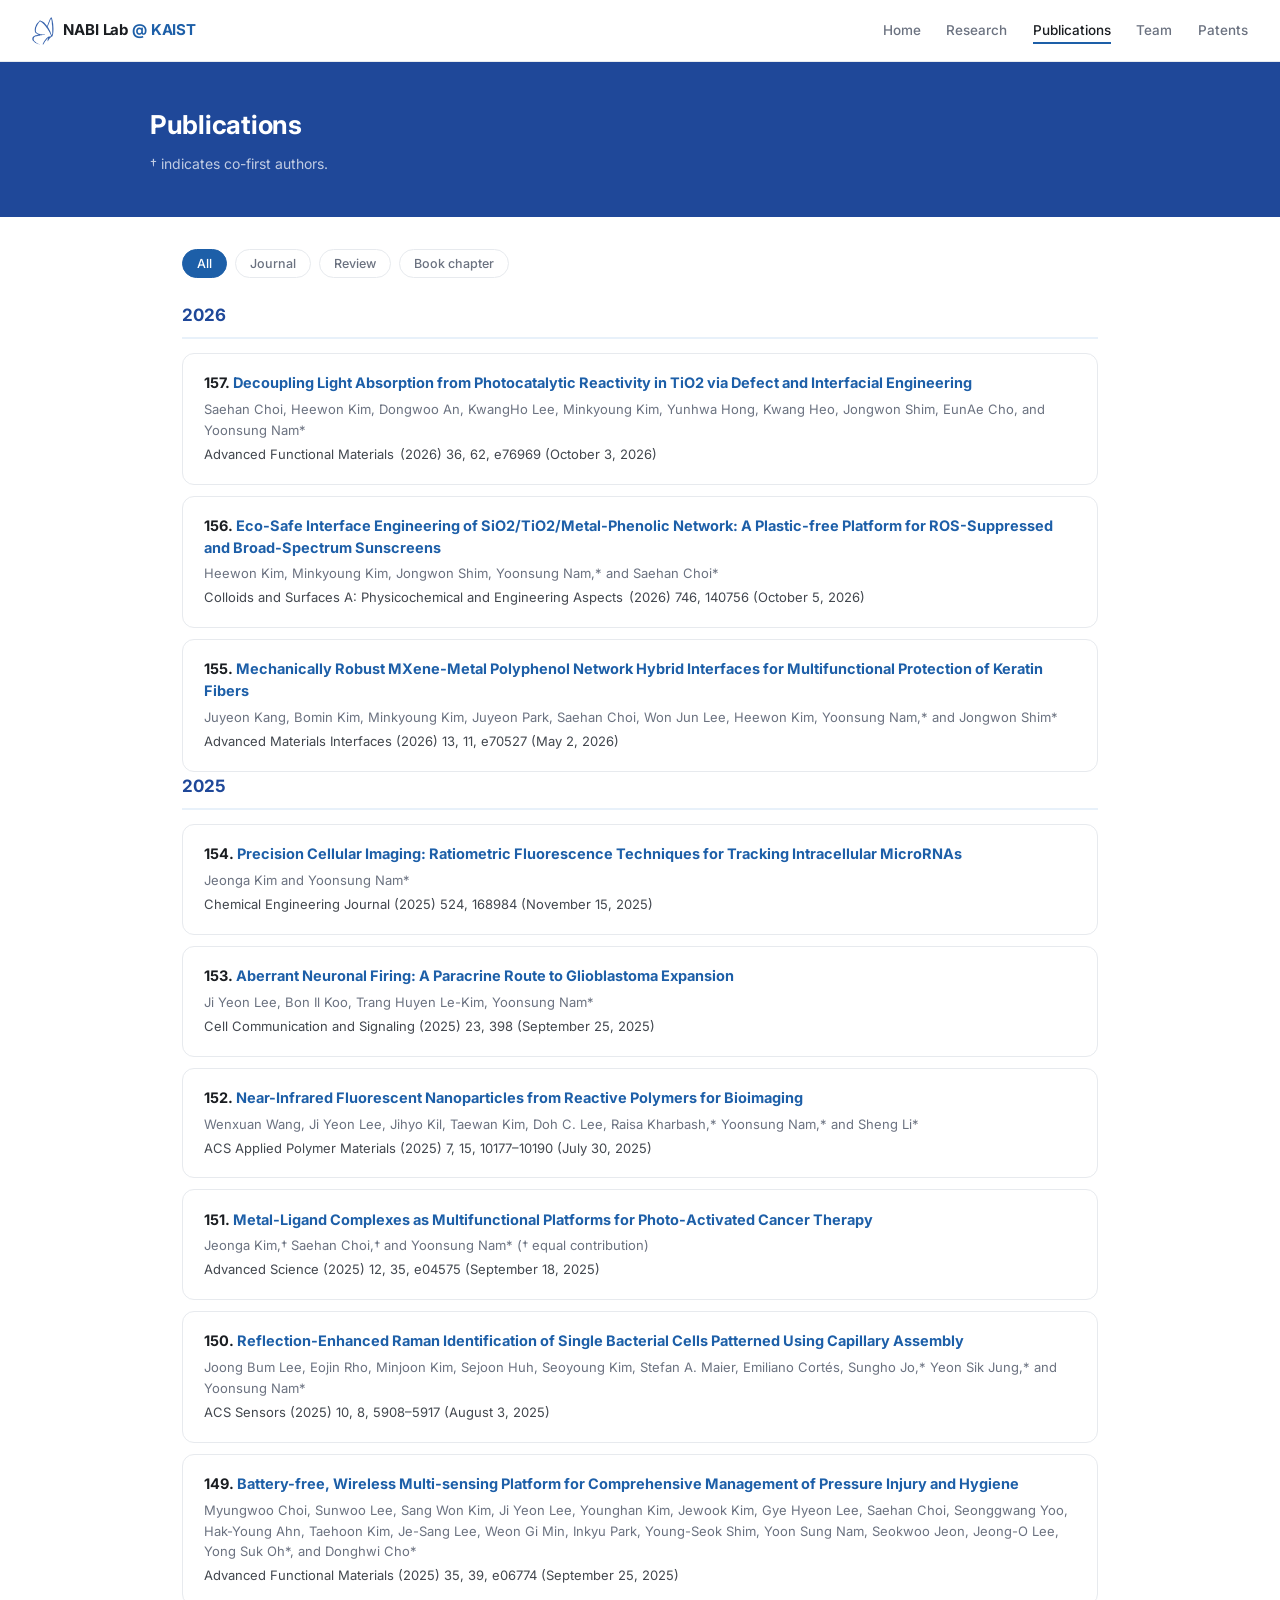
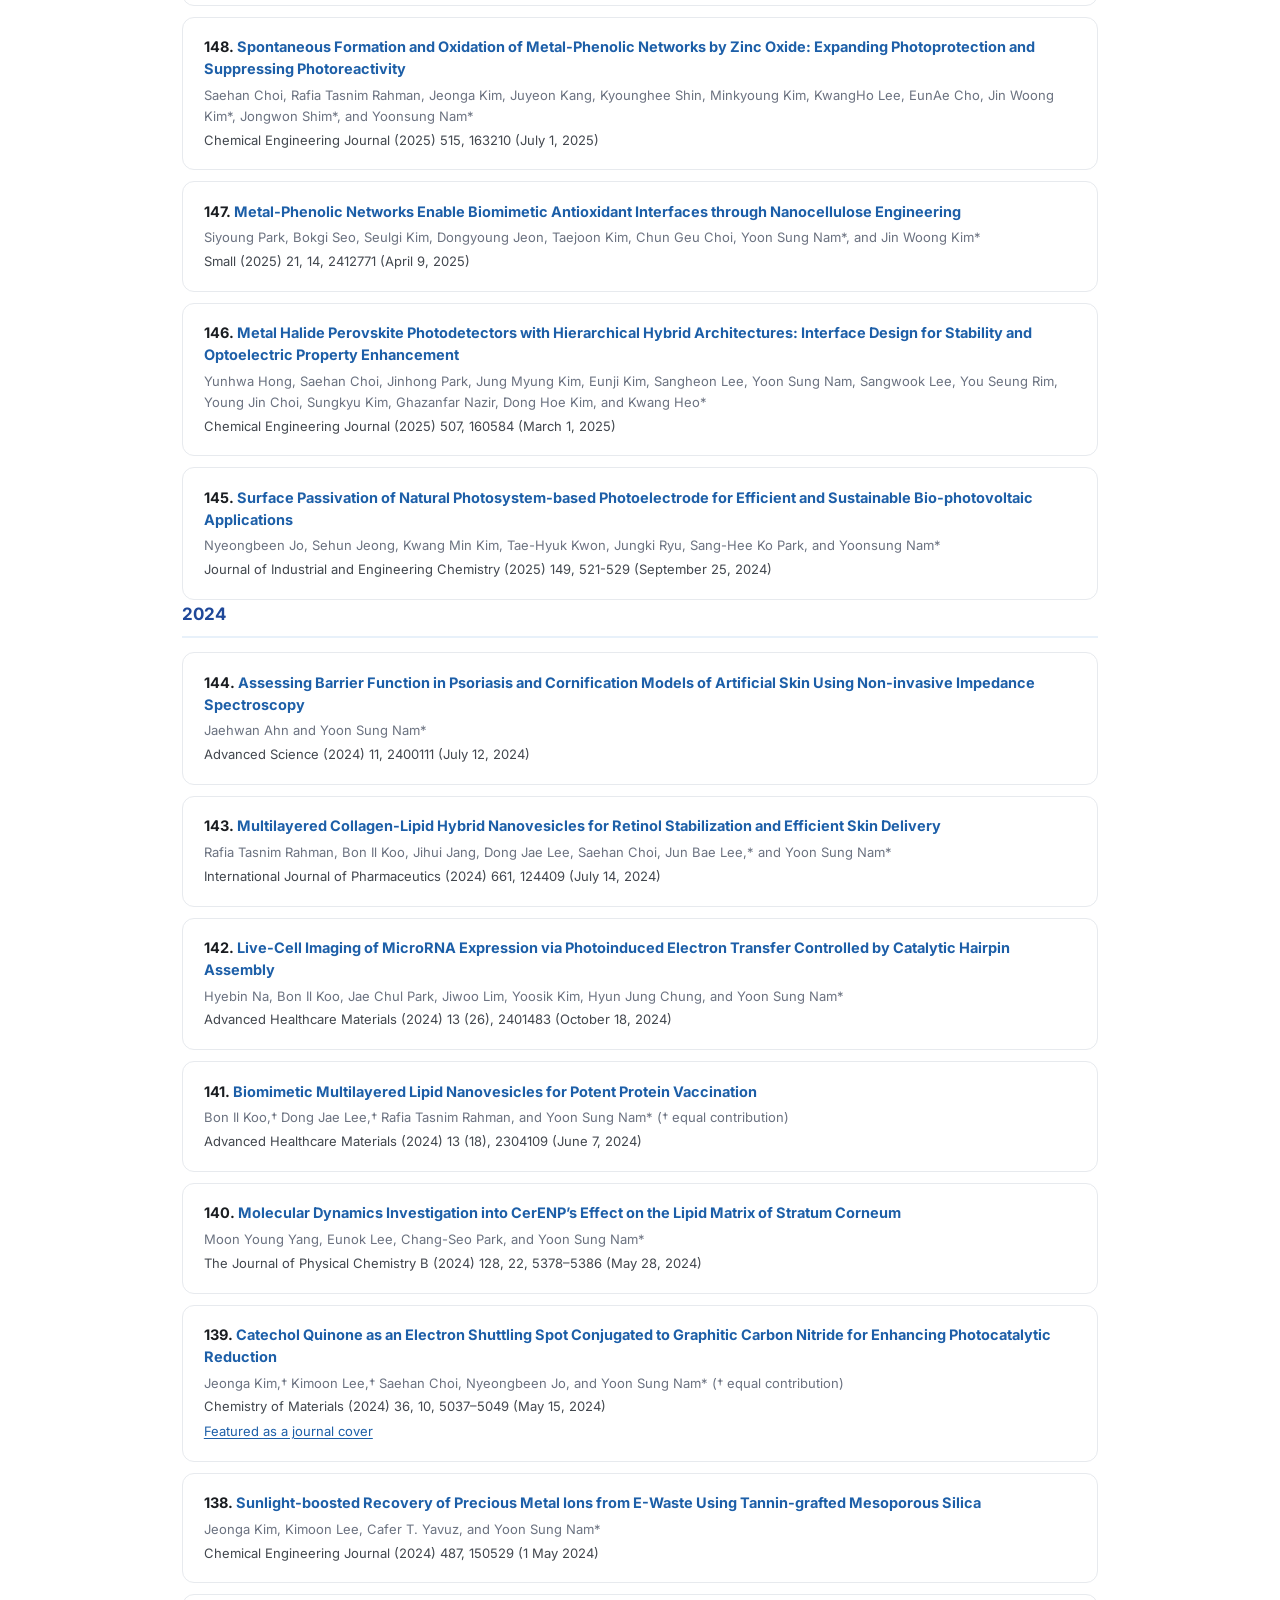
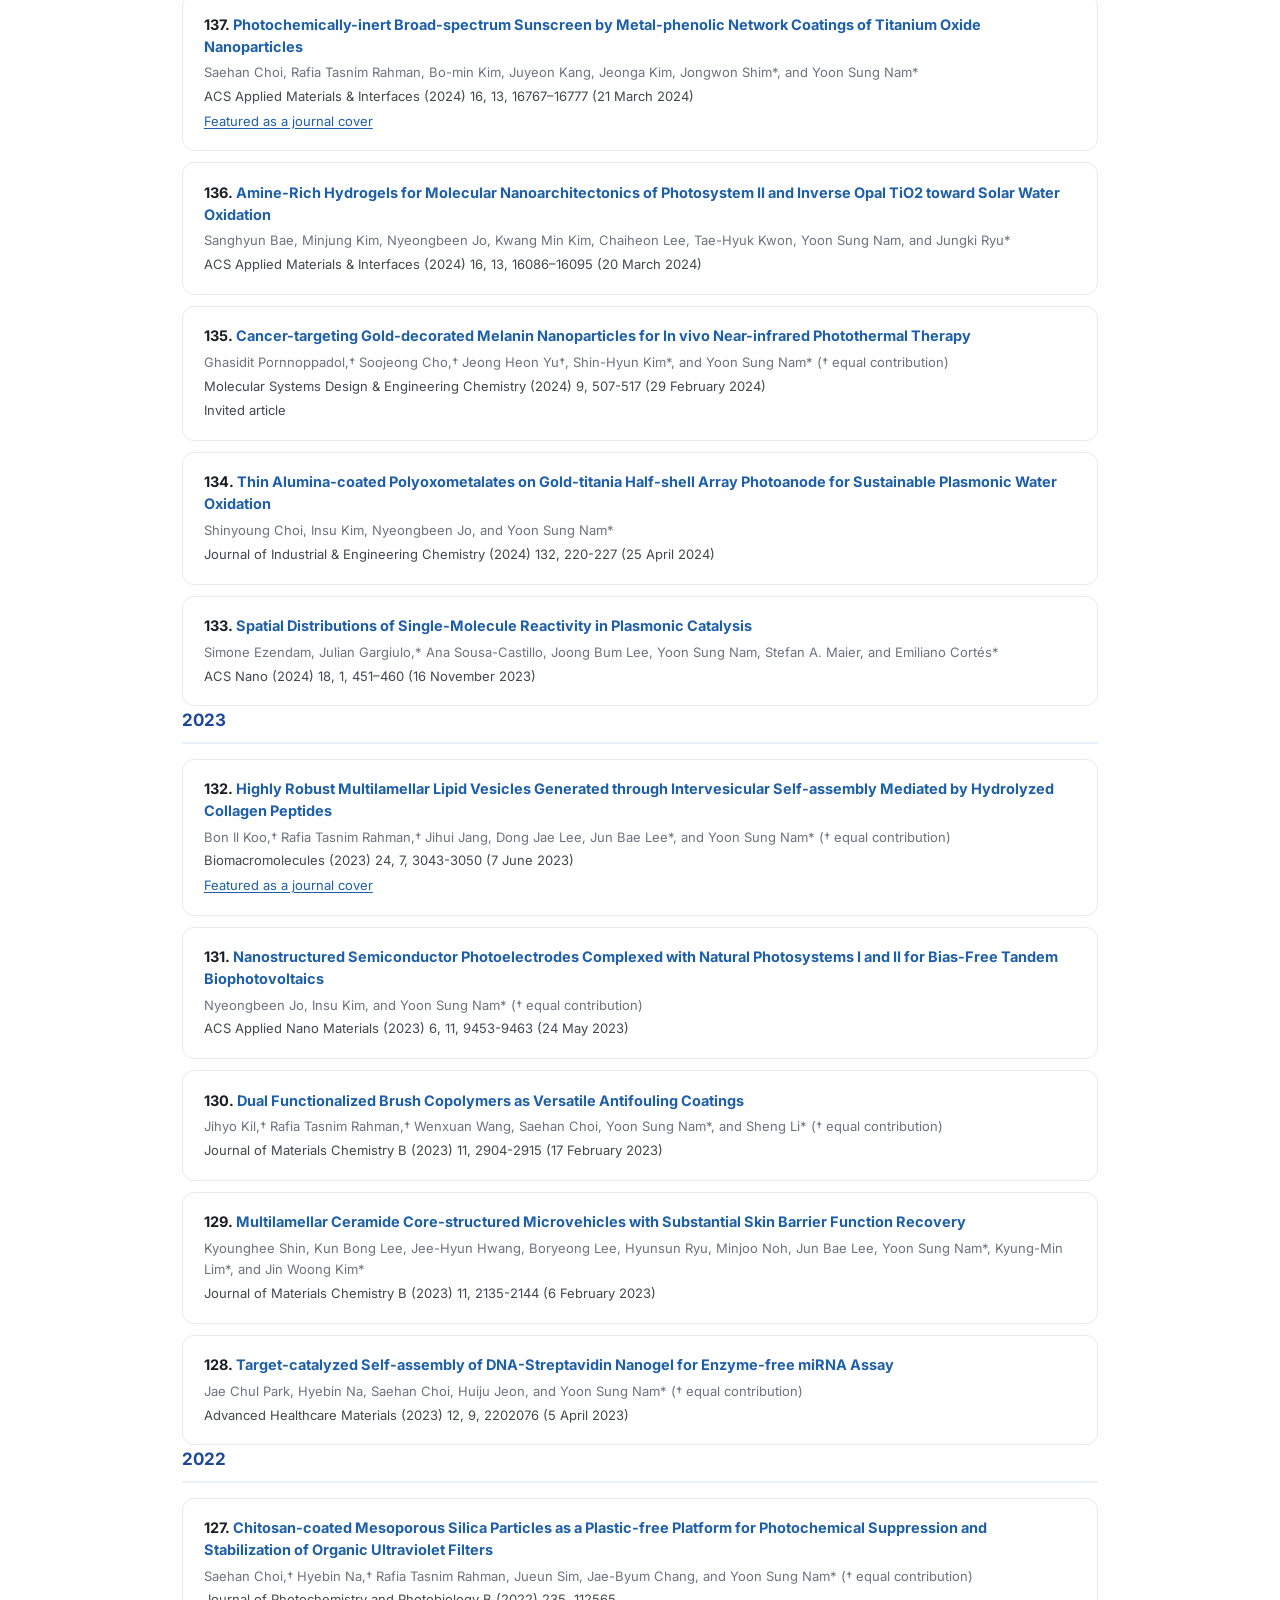
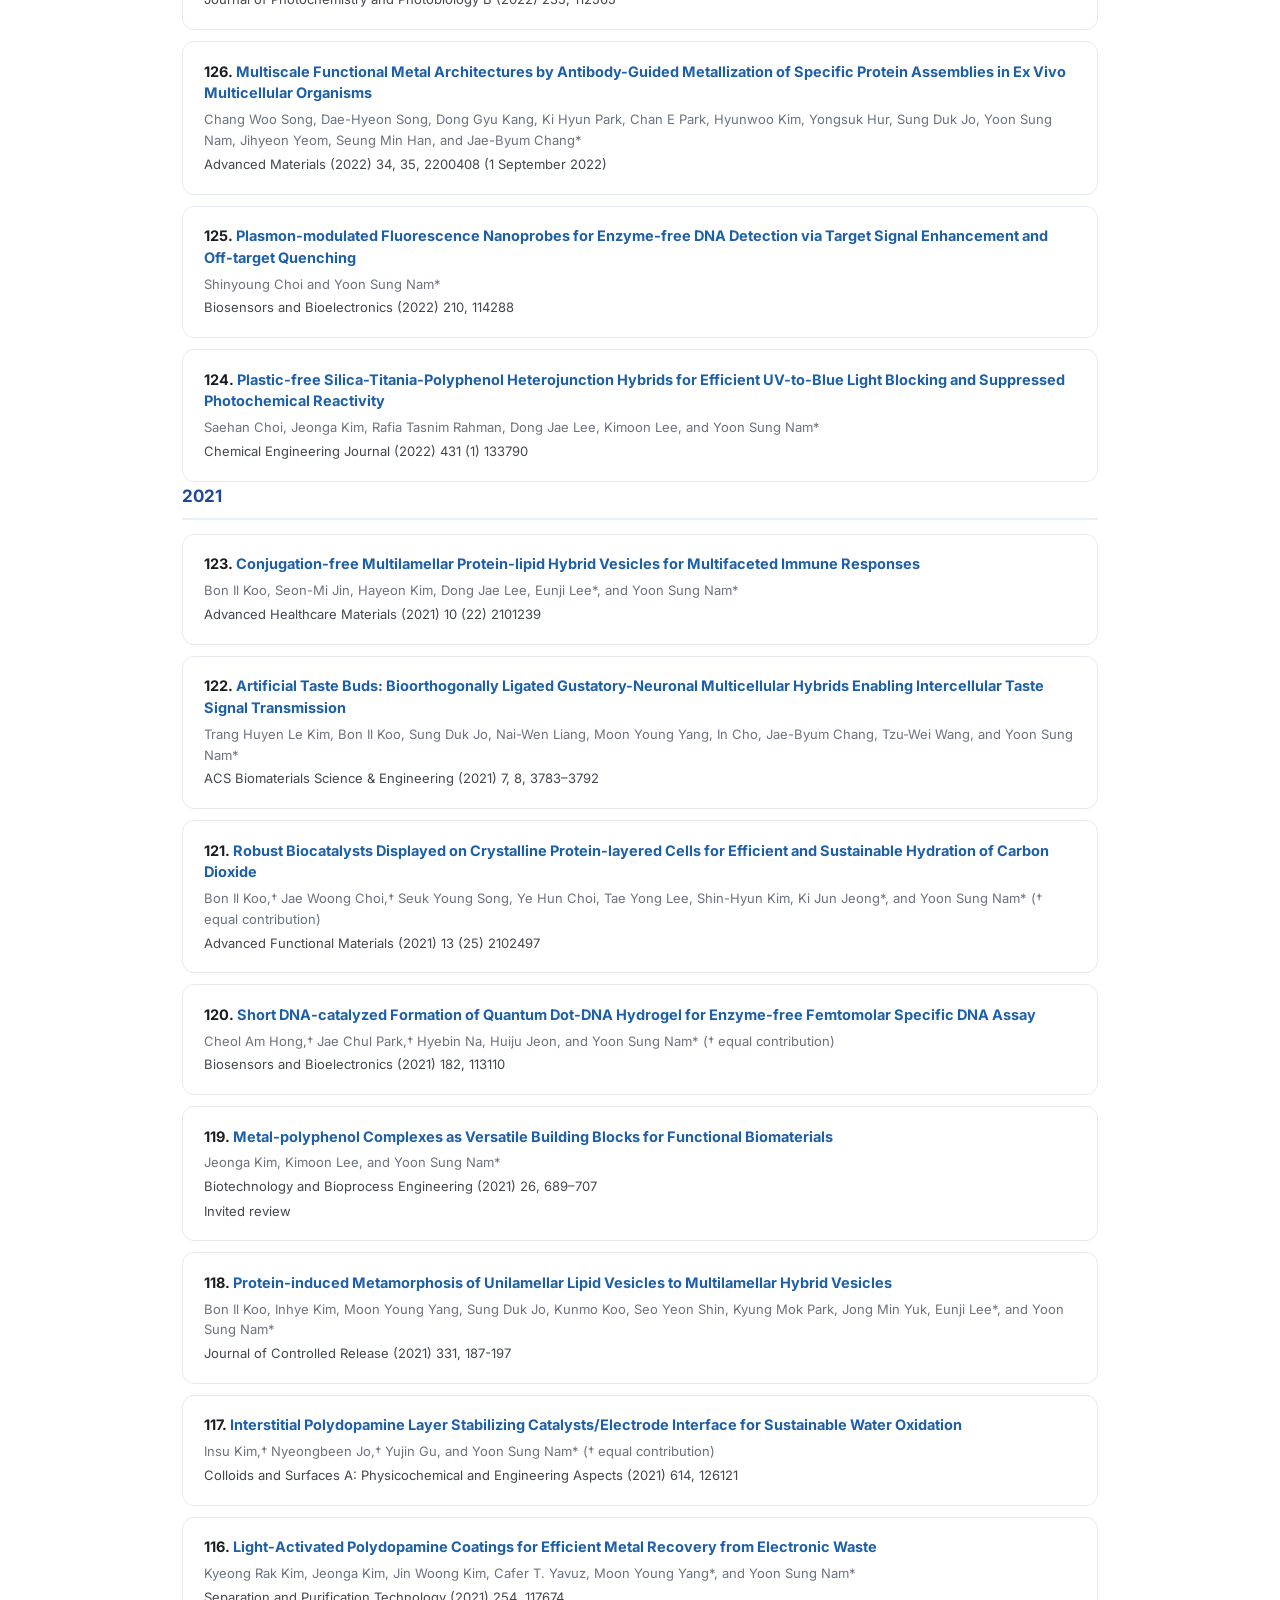
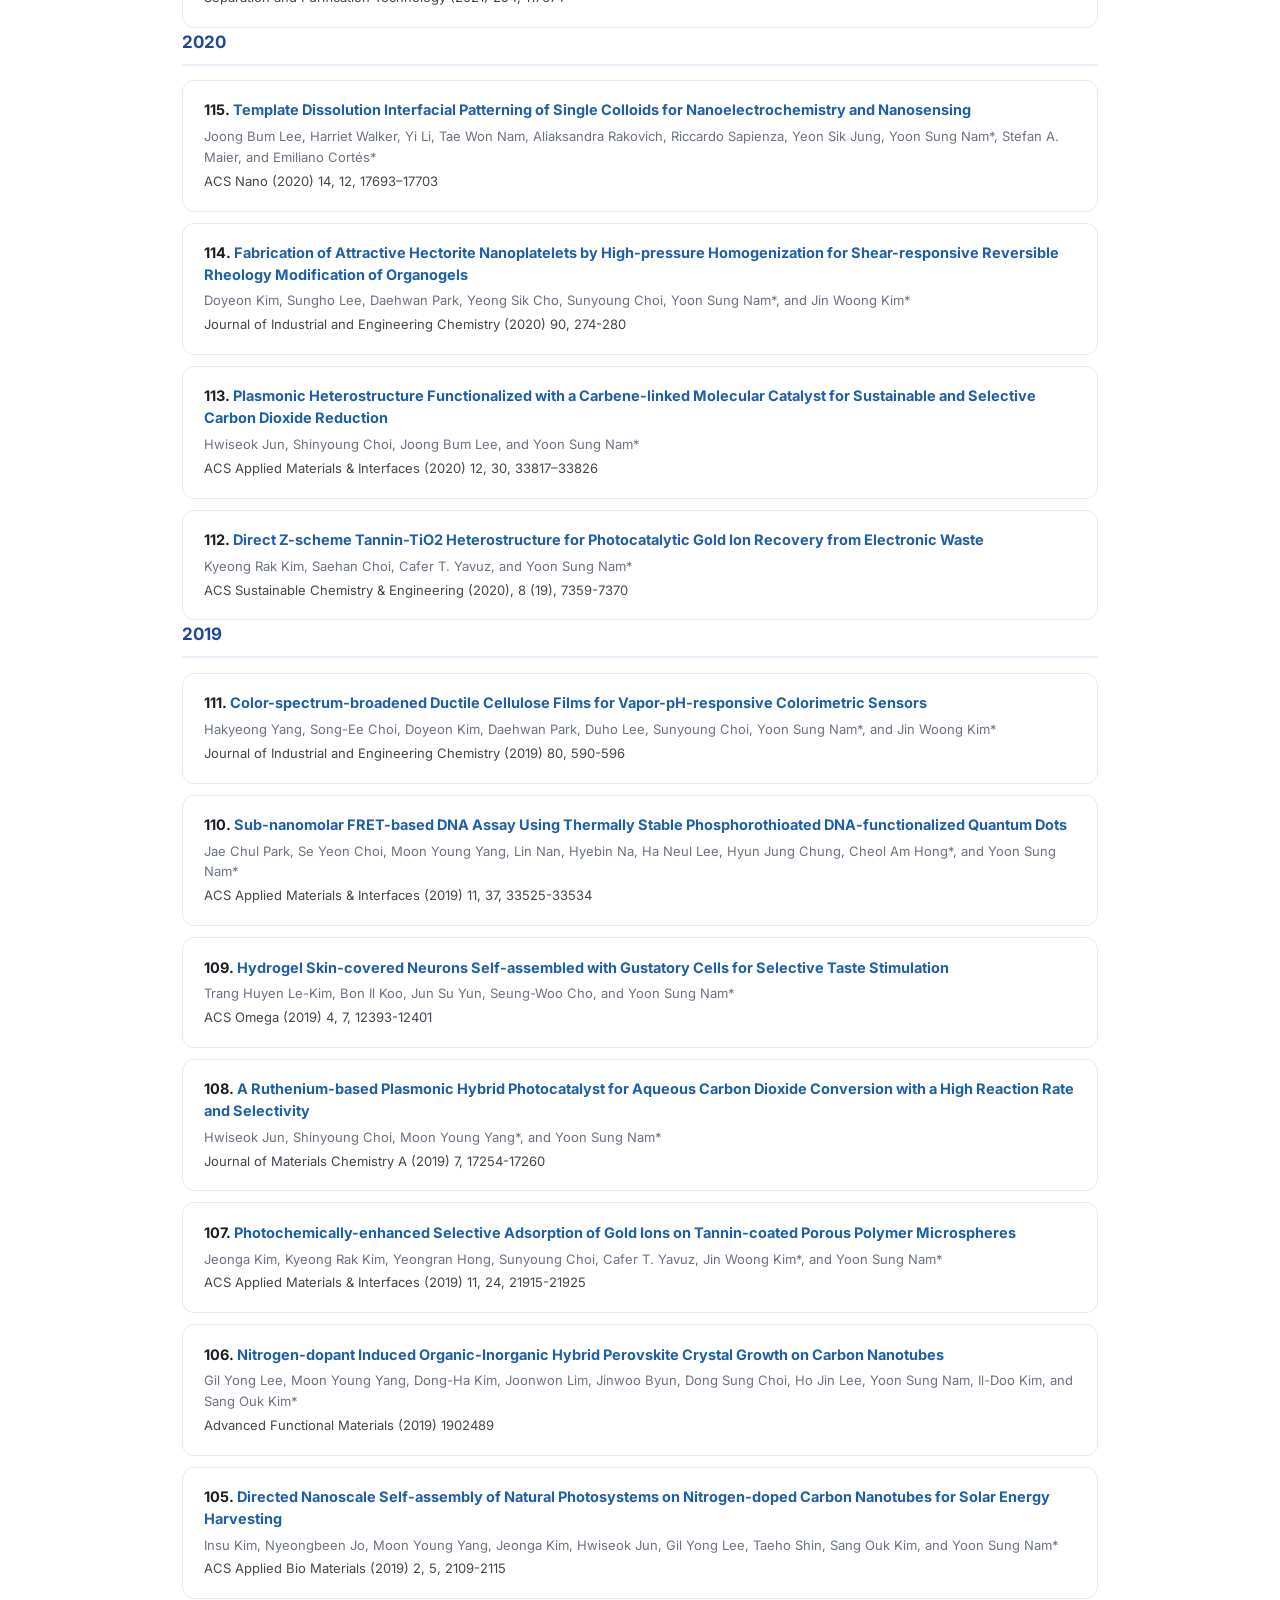
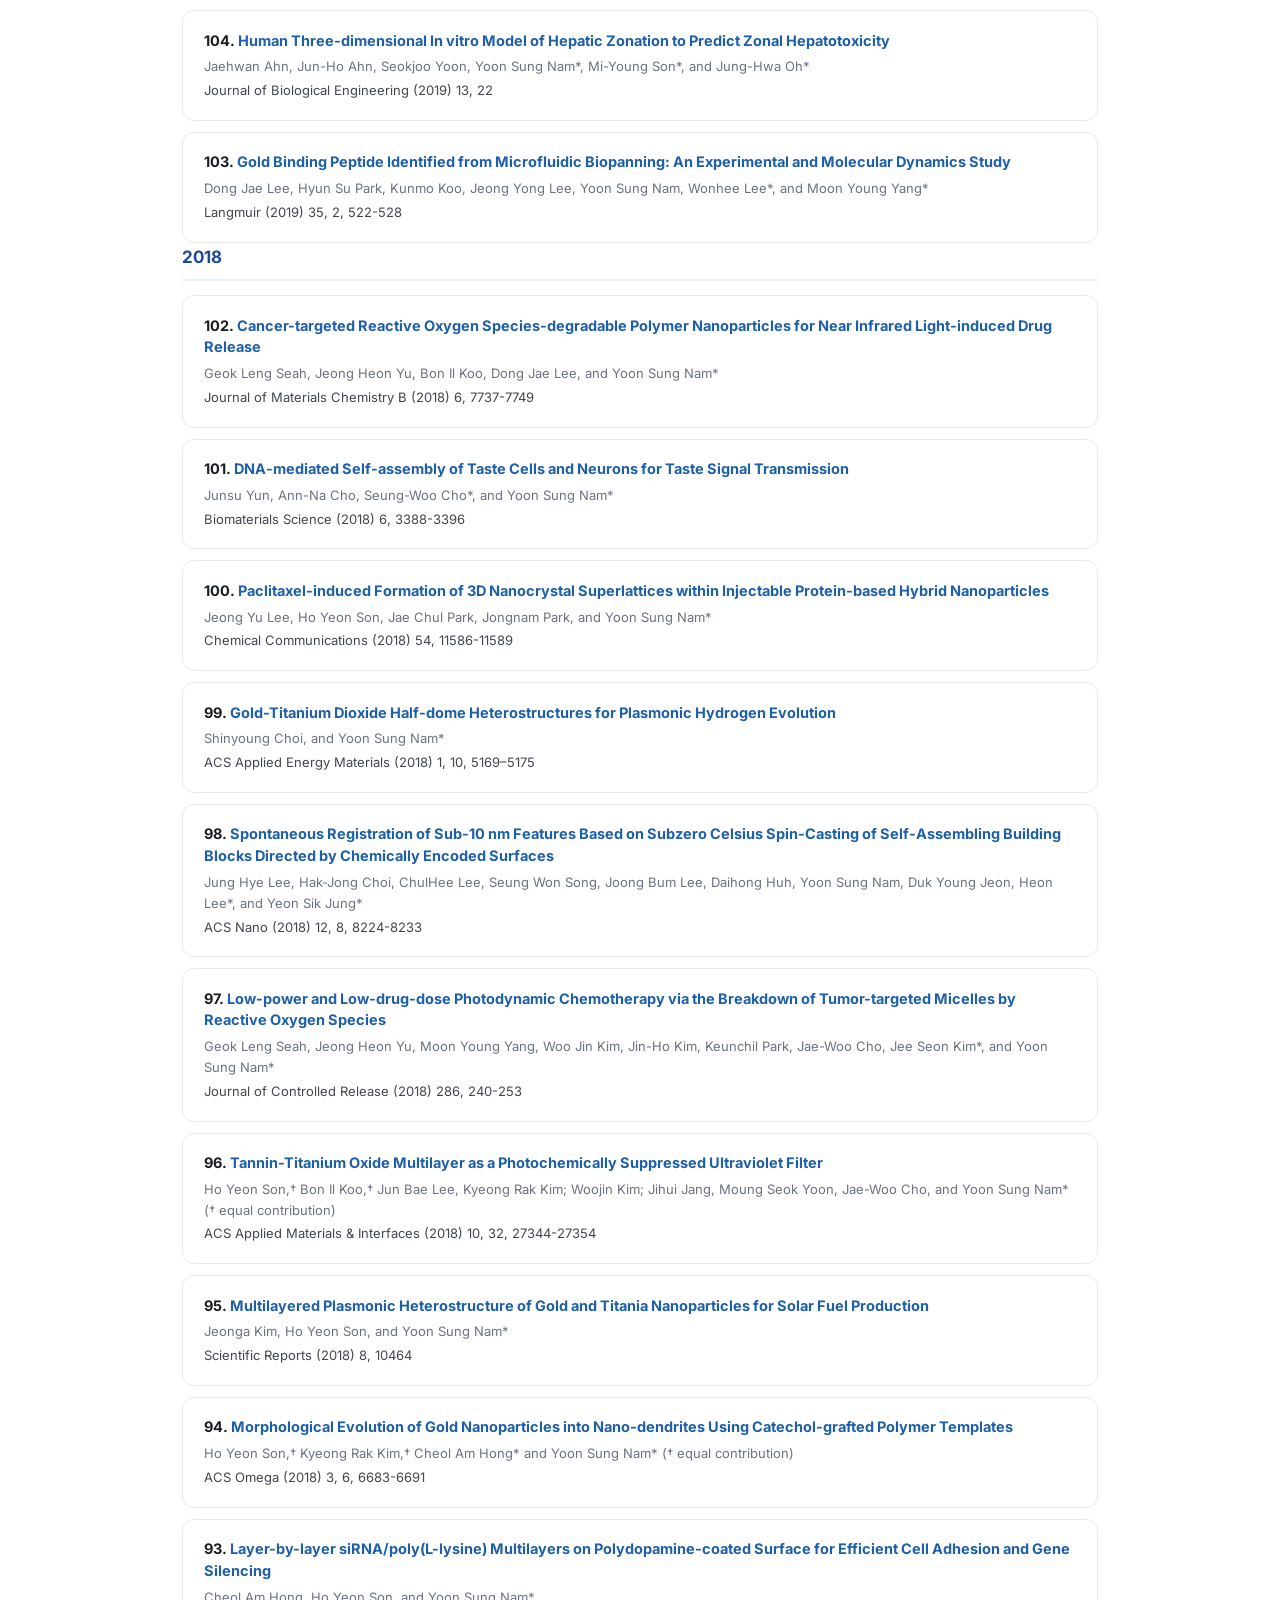
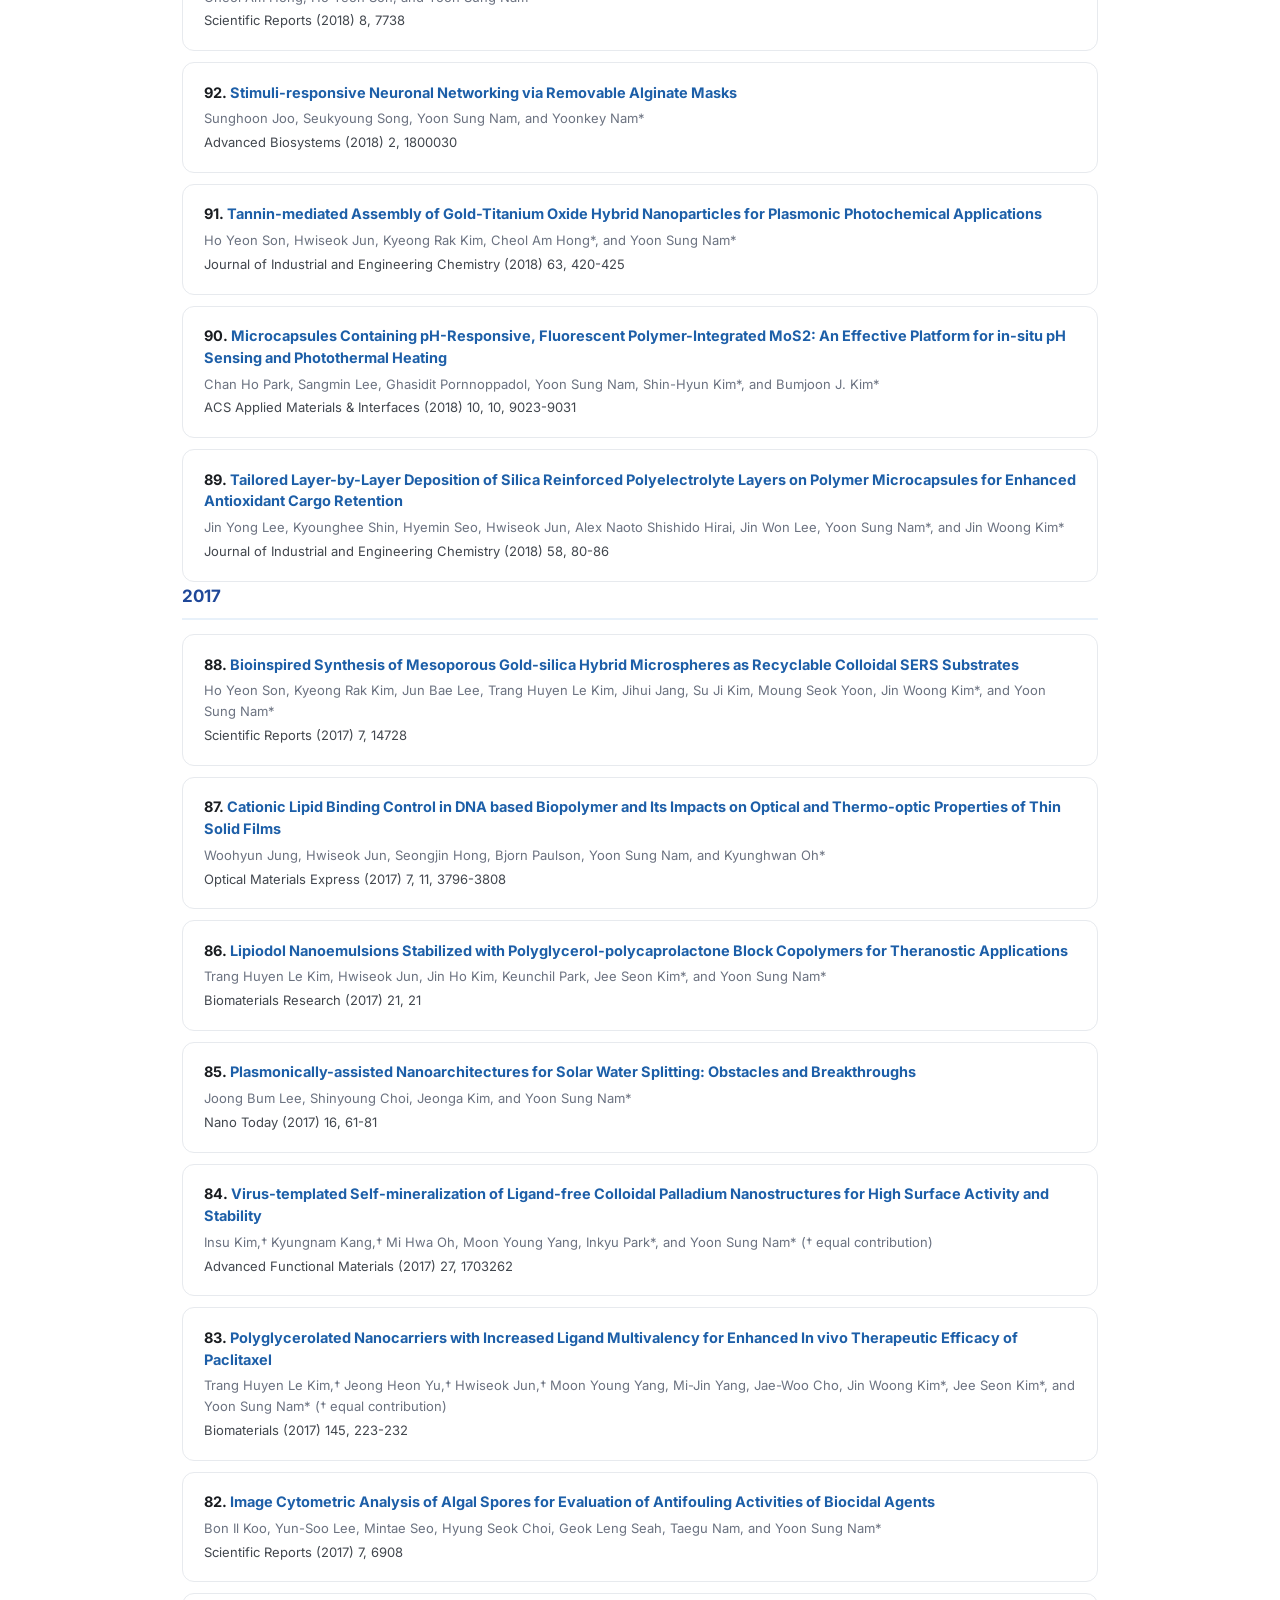
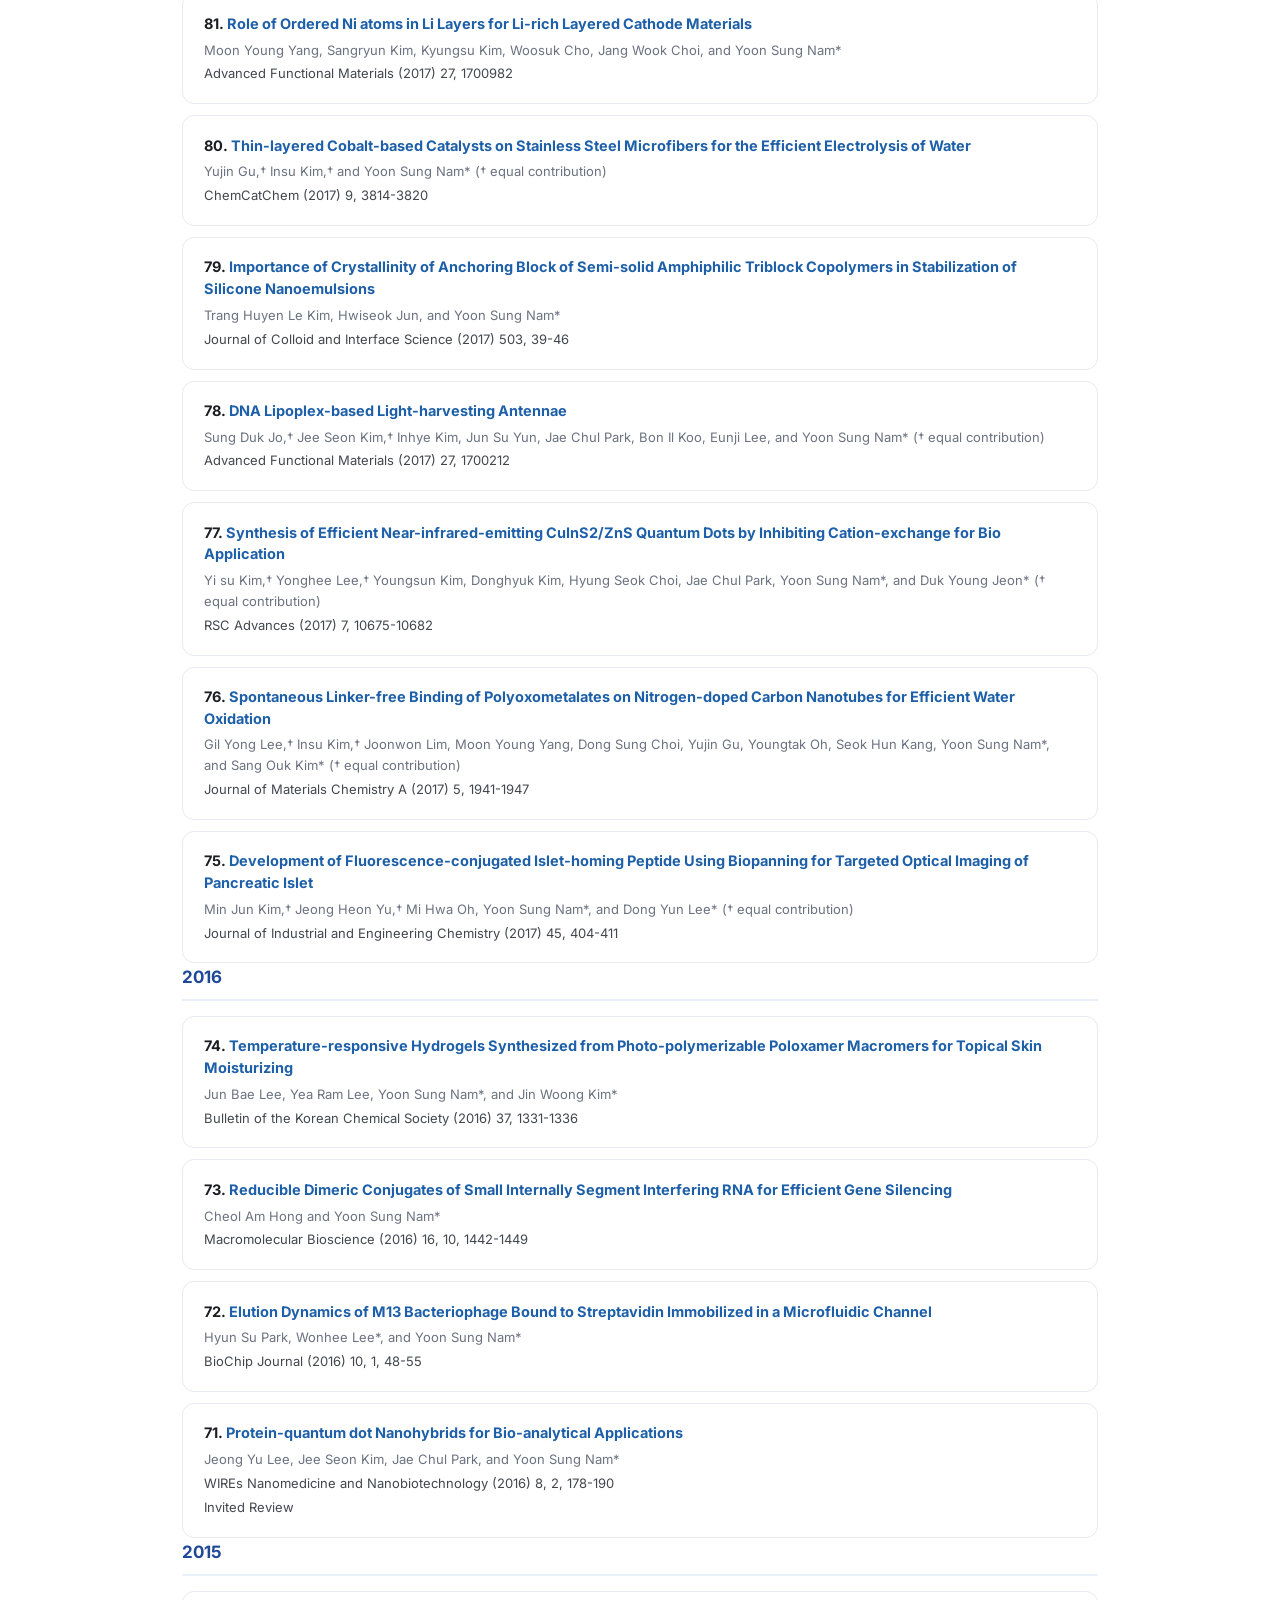
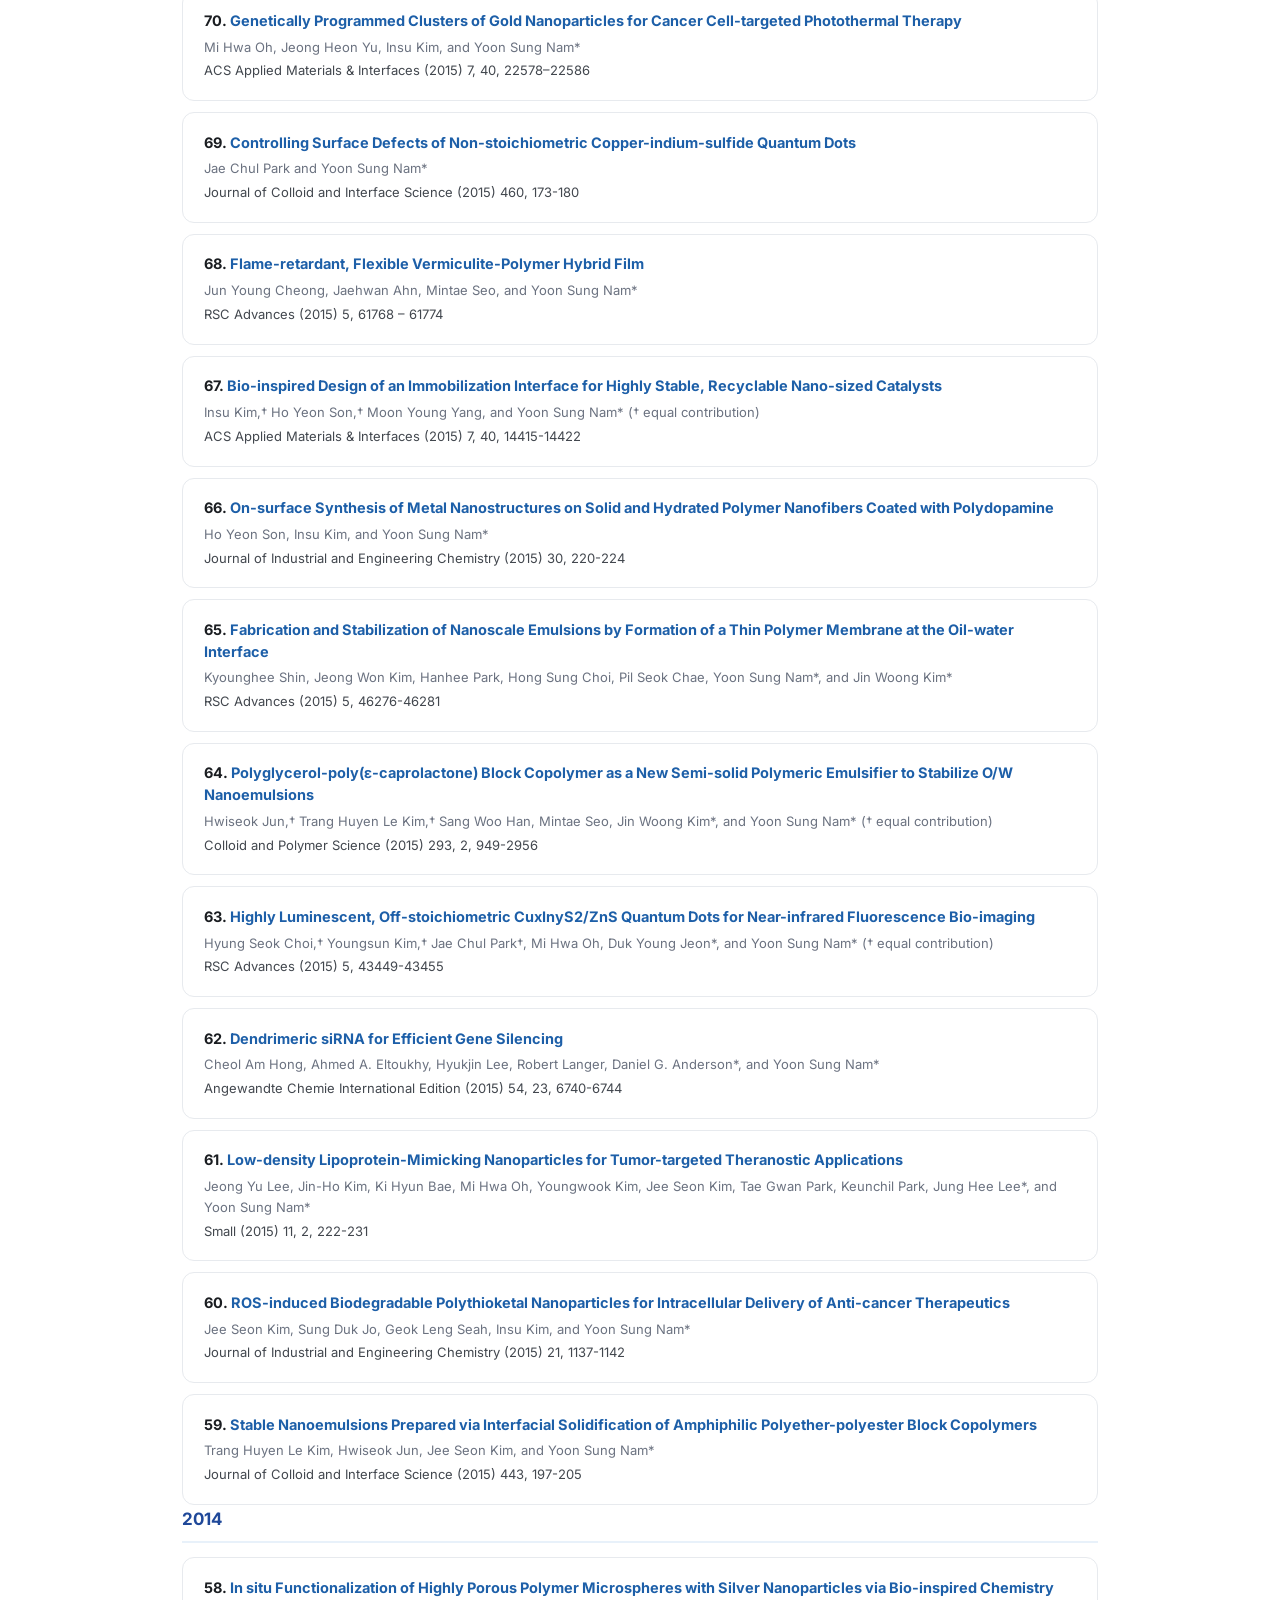
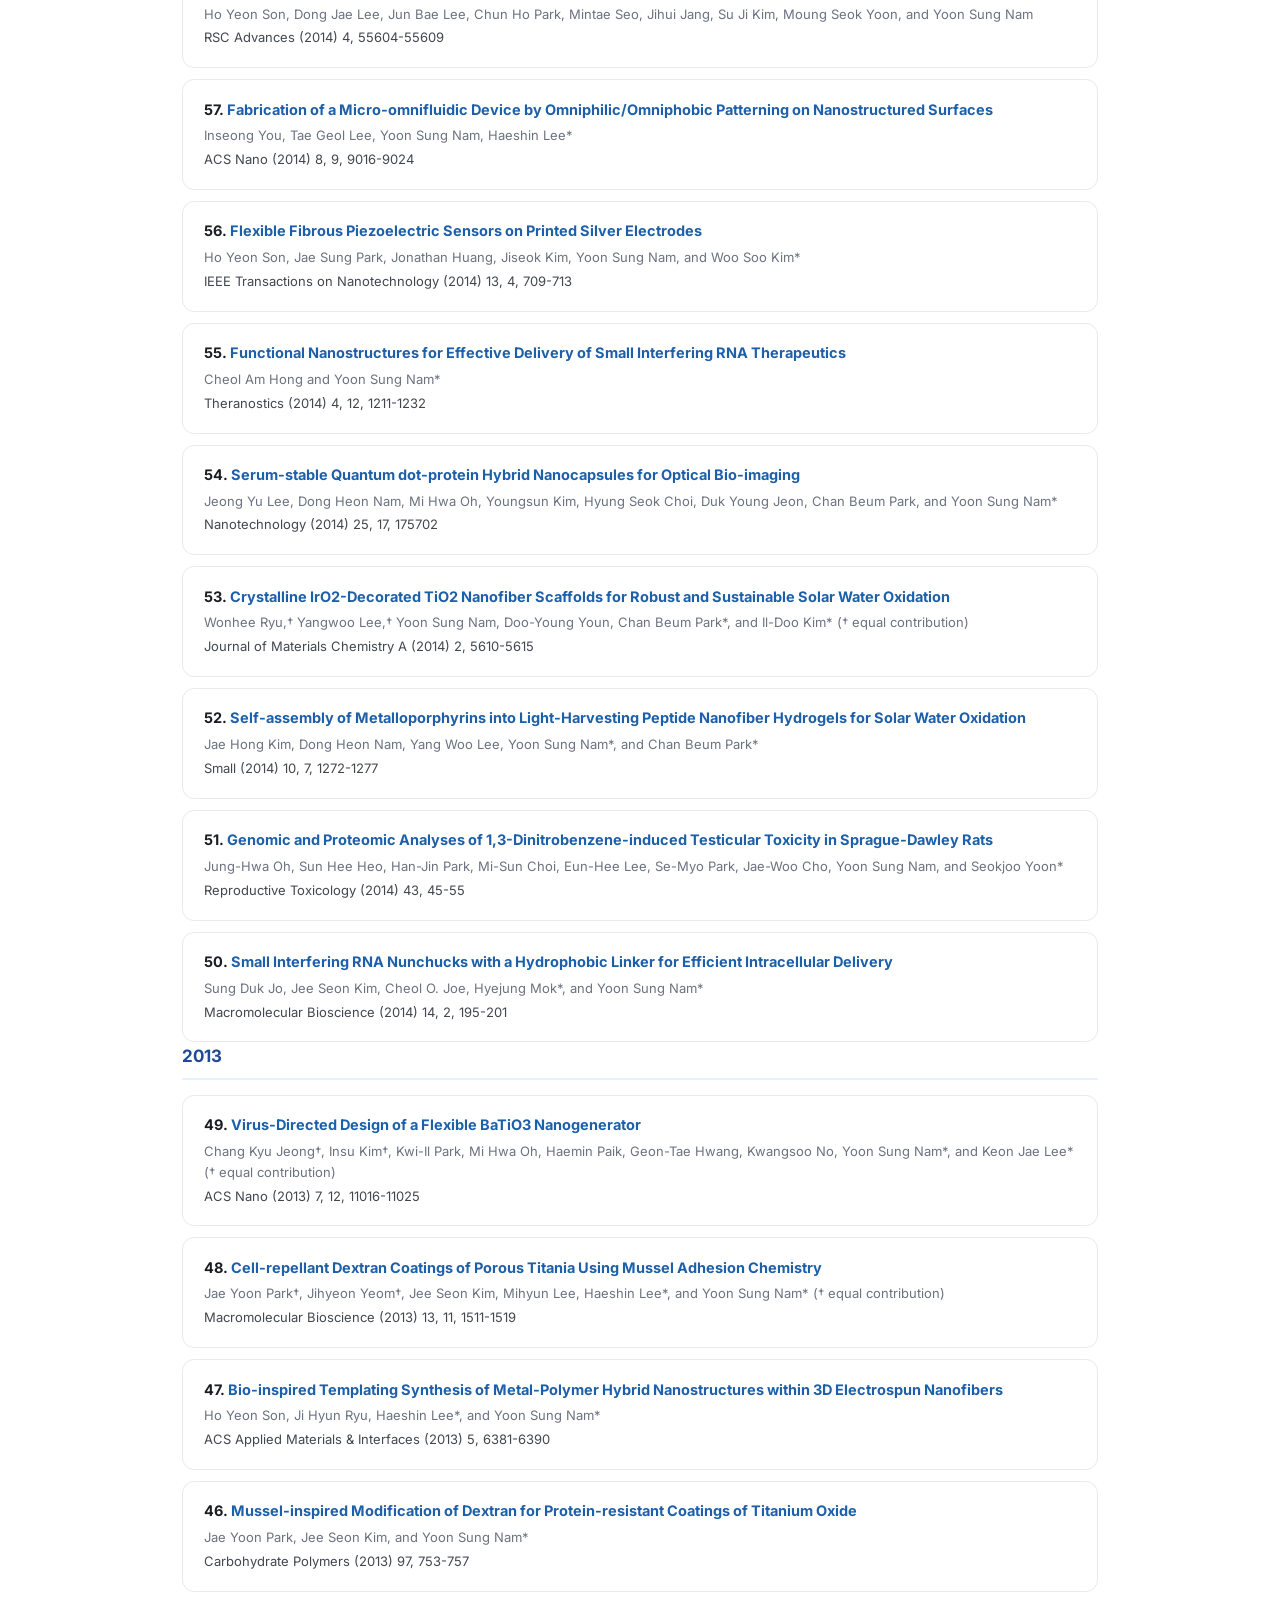
<file: publications.html>
<!DOCTYPE html>
<html lang="en">
<head>
<meta charset="UTF-8">
<meta name="viewport" content="width=device-width, initial-scale=1">
<title>Publications — NABI Lab @ KAIST</title>
<meta name="description" content="Journal articles and book chapters from the NABI Lab at KAIST.">
<link rel="preconnect" href="https://fonts.googleapis.com">
<link rel="preconnect" href="https://fonts.gstatic.com" crossorigin>
<link href="https://fonts.googleapis.com/css2?family=Inter:wght@400;500;600;700&family=Noto+Sans+KR:wght@400;500;700&display=swap" rel="stylesheet">
<link rel="stylesheet" href="assets/style.css">
</head>
<body>

<!-- 메뉴: 내용은 assets/layout.js 의 SITE.nav 에서 관리 -->
<site-nav></site-nav>

<header class="page-hero">
  <div class="page-hero-inner">
    <h1>Publications</h1>
    <p>† indicates co-first authors.</p>
  </div>
</header>

<section class="wrap tight">

  <!-- 필터 버튼: data-filter 값이 아래 .pub 의 data-type 과 일치해야 합니다 -->
  <div class="filters">
    <button class="filter active" data-filter="all">All</button>
    <button class="filter" data-filter="journal">Journal</button>
    <button class="filter" data-filter="review">Review</button>
    <button class="filter" data-filter="chapter">Book chapter</button>
  </div>

  <div class="year-group">
    <h2 class="year-header">2026</h2>
    <div class="pub-list">
      <article class="pub" data-type="journal">
        <div class="pub-body">
          <h4><strong>157. <a href="https://advanced.onlinelibrary.wiley.com/doi/10.1002/adfm.76969" target="_blank" rel="noopener noreferrer">Decoupling Light Absorption from Photocatalytic Reactivity in TiO2 via Defect and Interfacial Engineering</a></strong></h4>
          <p class="authors">Saehan Choi, Heewon Kim, Dongwoo An, KwangHo Lee, Minkyoung Kim, Yunhwa Hong, Kwang Heo, Jongwon Shim, EunAe Cho, and Yoonsung Nam*</p>
          <p class="venue">Advanced Functional Materials  (2026) 36, 62, e76969 (October 3, 2026)</p>
        </div>
      </article>
      <article class="pub" data-type="journal">
        <div class="pub-body">
          <h4><strong>156. <a href="https://www.sciencedirect.com/science/article/pii/S0927775726012951?dgcid=coauthor" target="_blank" rel="noopener noreferrer">Eco-Safe Interface Engineering of SiO2/TiO2/Metal-Phenolic Network: A Plastic-free Platform for ROS-Suppressed and Broad-Spectrum Sunscreens</a></strong></h4>
          <p class="authors">Heewon Kim, Minkyoung Kim, Jongwon Shim, Yoonsung Nam,* and Saehan Choi*</p>
          <p class="venue">Colloids and Surfaces A: Physicochemical and Engineering Aspects  (2026) 746, 140756 (October 5, 2026)</p>
        </div>
      </article>
      <article class="pub" data-type="journal">
        <div class="pub-body">
          <h4><strong>155. <a href="https://advanced.onlinelibrary.wiley.com/doi/10.1002/admi.70527" target="_blank" rel="noopener noreferrer">Mechanically Robust MXene-Metal Polyphenol Network Hybrid Interfaces for Multifunctional Protection of Keratin Fibers</a></strong></h4>
          <p class="authors">Juyeon Kang, Bomin Kim, Minkyoung Kim, Juyeon Park, Saehan Choi, Won Jun Lee, Heewon Kim, Yoonsung Nam,* and Jongwon Shim*</p>
          <p class="venue">Advanced Materials Interfaces (2026) 13, 11, e70527 (May 2, 2026)</p>
        </div>
      </article>
    </div>
  </div>

  <div class="year-group">
    <h2 class="year-header">2025</h2>
    <div class="pub-list">
      <article class="pub" data-type="journal">
        <div class="pub-body">
          <h4><strong>154. <a href="https://www.sciencedirect.com/science/article/abs/pii/S1385894725098262" target="_blank" rel="noopener noreferrer">Precision Cellular Imaging: Ratiometric Fluorescence Techniques for Tracking Intracellular MicroRNAs</a></strong></h4>
          <p class="authors">Jeonga Kim and Yoonsung Nam*</p>
          <p class="venue">Chemical Engineering Journal (2025) 524, 168984 (November 15, 2025)</p>
        </div>
      </article>
      <article class="pub" data-type="journal">
        <div class="pub-body">
          <h4><strong>153. <a href="https://biosignaling.biomedcentral.com/articles/10.1186/s12964-025-02404-8" target="_blank" rel="noopener noreferrer">Aberrant Neuronal Firing: A Paracrine Route to Glioblastoma Expansion</a></strong></h4>
          <p class="authors">Ji Yeon Lee, Bon Il Koo, Trang Huyen Le-Kim, Yoonsung Nam*</p>
          <p class="venue">Cell Communication and Signaling (2025) 23, 398 (September 25, 2025)</p>
        </div>
      </article>
      <article class="pub" data-type="journal">
        <div class="pub-body">
          <h4><strong>152. <a href="https://pubs.acs.org/doi/10.1021/acsapm.5c01953" target="_blank" rel="noopener noreferrer">Near-Infrared Fluorescent Nanoparticles from Reactive Polymers for Bioimaging</a></strong></h4>
          <p class="authors">Wenxuan Wang, Ji Yeon Lee, Jihyo Kil, Taewan Kim, Doh C. Lee, Raisa Kharbash,* Yoonsung Nam,* and Sheng Li*</p>
          <p class="venue">ACS Applied Polymer Materials (2025) 7, 15, 10177–10190 (July 30, 2025)</p>
        </div>
      </article>
      <article class="pub" data-type="journal">
        <div class="pub-body">
          <h4><strong>151. <a href="https://advanced.onlinelibrary.wiley.com/doi/full/10.1002/advs.202504575" target="_blank" rel="noopener noreferrer">Metal-Ligand Complexes as Multifunctional Platforms for Photo-Activated Cancer Therapy</a></strong></h4>
          <p class="authors">Jeonga Kim,† Saehan Choi,† and Yoonsung Nam* († equal contribution)</p>
          <p class="venue">Advanced Science (2025) 12, 35, e04575 (September 18, 2025)</p>
        </div>
      </article>
      <article class="pub" data-type="journal">
        <div class="pub-body">
          <h4><strong>150. <a href="https://pubs.acs.org/doi/10.1021/acssensors.5c01225" target="_blank" rel="noopener noreferrer">Reflection-Enhanced Raman Identification of Single Bacterial Cells Patterned Using Capillary Assembly</a></strong></h4>
          <p class="authors">Joong Bum Lee, Eojin Rho, Minjoon Kim, Sejoon Huh, Seoyoung Kim, Stefan A. Maier, Emiliano Cortés, Sungho Jo,* Yeon Sik Jung,* and Yoonsung Nam*</p>
          <p class="venue">ACS Sensors (2025) 10, 8, 5908–5917 (August 3, 2025)</p>
        </div>
      </article>
      <article class="pub" data-type="journal">
        <div class="pub-body">
          <h4><strong>149. <a href="https://advanced.onlinelibrary.wiley.com/doi/10.1002/adfm.202506774" target="_blank" rel="noopener noreferrer">Battery-free, Wireless Multi-sensing Platform for Comprehensive Management of Pressure Injury and Hygiene</a></strong></h4>
          <p class="authors">Myungwoo Choi, Sunwoo Lee, Sang Won Kim, Ji Yeon Lee, Younghan Kim, Jewook Kim, Gye Hyeon Lee, Saehan Choi, Seonggwang Yoo, Hak-Young Ahn, Taehoon Kim, Je-Sang Lee, Weon Gi Min, Inkyu Park, Young-Seok Shim, Yoon Sung Nam, Seokwoo Jeon, Jeong-O Lee, Yong Suk Oh*, and Donghwi Cho*</p>
          <p class="venue">Advanced Functional Materials (2025) 35, 39, e06774 (September 25, 2025)</p>
        </div>
      </article>
      <article class="pub" data-type="journal">
        <div class="pub-body">
          <h4><strong>148. <a href="https://www.sciencedirect.com/science/article/abs/pii/S1385894725040446" target="_blank" rel="noopener noreferrer">Spontaneous Formation and Oxidation of Metal-Phenolic Networks by Zinc Oxide: Expanding Photoprotection and Suppressing Photoreactivity</a></strong></h4>
          <p class="authors">Saehan Choi, Rafia Tasnim Rahman, Jeonga Kim, Juyeon Kang, Kyounghee Shin, Minkyoung Kim, KwangHo Lee, EunAe Cho, Jin Woong Kim*, Jongwon Shim*, and Yoonsung Nam*</p>
          <p class="venue">Chemical Engineering Journal (2025) 515, 163210 (July 1, 2025)</p>
        </div>
      </article>
      <article class="pub" data-type="journal">
        <div class="pub-body">
          <h4><strong>147. <a href="https://onlinelibrary.wiley.com/doi/full/10.1002/smll.202412771" target="_blank" rel="noopener noreferrer">Metal-Phenolic Networks Enable Biomimetic Antioxidant Interfaces through Nanocellulose Engineering</a></strong></h4>
          <p class="authors">Siyoung Park, Bokgi Seo, Seulgi Kim, Dongyoung Jeon, Taejoon Kim, Chun Geu Choi, Yoon Sung Nam*, and Jin Woong Kim*</p>
          <p class="venue">Small (2025) 21, 14, 2412771 (April 9, 2025)</p>
        </div>
      </article>
      <article class="pub" data-type="journal">
        <div class="pub-body">
          <h4><strong>146. <a href="https://www.sciencedirect.com/science/article/abs/pii/S1385894725014056" target="_blank" rel="noopener noreferrer">Metal Halide Perovskite Photodetectors with Hierarchical Hybrid Architectures: Interface Design for Stability and Optoelectric Property Enhancement</a></strong></h4>
          <p class="authors">Yunhwa Hong, Saehan Choi, Jinhong Park, Jung Myung Kim, Eunji Kim, Sangheon Lee, Yoon Sung Nam, Sangwook Lee, You Seung Rim, Young Jin Choi, Sungkyu Kim, Ghazanfar Nazir, Dong Hoe Kim, and Kwang Heo*</p>
          <p class="venue">Chemical Engineering Journal (2025) 507, 160584 (March 1, 2025)</p>
        </div>
      </article>
      <article class="pub" data-type="journal">
        <div class="pub-body">
          <h4><strong>145. <a href="https://www.sciencedirect.com/science/article/abs/pii/S1226086X25000802" target="_blank" rel="noopener noreferrer">Surface Passivation of Natural Photosystem-based Photoelectrode for Efficient and Sustainable Bio-photovoltaic Applications</a></strong></h4>
          <p class="authors">Nyeongbeen Jo, Sehun Jeong, Kwang Min Kim, Tae-Hyuk Kwon, Jungki Ryu, Sang-Hee Ko Park, and Yoonsung Nam*</p>
          <p class="venue">Journal of Industrial and Engineering Chemistry (2025) 149, 521-529 (September 25, 2024)</p>
        </div>
      </article>
    </div>
  </div>

  <div class="year-group">
    <h2 class="year-header">2024</h2>
    <div class="pub-list">
      <article class="pub" data-type="journal">
        <div class="pub-body">
          <h4><strong>144. <a href="https://onlinelibrary.wiley.com/doi/full/10.1002/advs.202400111" target="_blank" rel="noopener noreferrer">Assessing Barrier Function in Psoriasis and Cornification Models of Artificial Skin Using Non-invasive Impedance Spectroscopy</a></strong></h4>
          <p class="authors">Jaehwan Ahn and Yoon Sung Nam*</p>
          <p class="venue">Advanced Science (2024) 11, 2400111 (July 12, 2024) </p>
        </div>
      </article>
      <article class="pub" data-type="journal">
        <div class="pub-body">
          <h4><strong>143. <a href="https://www.sciencedirect.com/science/article/pii/S0378517324006434" target="_blank" rel="noopener noreferrer">Multilayered Collagen-Lipid Hybrid Nanovesicles for Retinol Stabilization and Efficient Skin Delivery</a></strong></h4>
          <p class="authors">Rafia Tasnim Rahman, Bon Il Koo, Jihui Jang, Dong Jae Lee, Saehan Choi, Jun Bae Lee,* and Yoon Sung Nam*</p>
          <p class="venue">International Journal of Pharmaceutics (2024) 661, 124409 (July 14, 2024)</p>
        </div>
      </article>
      <article class="pub" data-type="journal">
        <div class="pub-body">
          <h4><strong>142. <a href="https://onlinelibrary.wiley.com/doi/10.1002/adhm.202401483" target="_blank" rel="noopener noreferrer">Live-Cell Imaging of MicroRNA Expression via Photoinduced Electron Transfer Controlled by Catalytic Hairpin Assembly</a></strong></h4>
          <p class="authors">Hyebin Na, Bon Il Koo, Jae Chul Park, Jiwoo Lim, Yoosik Kim, Hyun Jung Chung, and Yoon Sung Nam*</p>
          <p class="venue">Advanced Healthcare Materials (2024) 13 (26), 2401483 (October 18, 2024)</p>
        </div>
      </article>
      <article class="pub" data-type="journal">
        <div class="pub-body">
          <h4><strong>141. <a href="https://onlinelibrary.wiley.com/doi/10.1002/adhm.202304109" target="_blank" rel="noopener noreferrer">Biomimetic Multilayered Lipid Nanovesicles for Potent Protein Vaccination</a></strong></h4>
          <p class="authors">Bon Il Koo,† Dong Jae Lee,† Rafia Tasnim Rahman, and Yoon Sung Nam* († equal contribution)</p>
          <p class="venue">Advanced Healthcare Materials (2024) 13 (18), 2304109 (June 7, 2024) </p>
        </div>
      </article>
      <article class="pub" data-type="journal">
        <div class="pub-body">
          <h4><strong>140. <a href="https://pubs.acs.org/doi/10.1021/acs.jpcb.4c00053" target="_blank" rel="noopener noreferrer">Molecular Dynamics Investigation into CerENP’s Effect on the Lipid Matrix of Stratum Corneum</a></strong></h4>
          <p class="authors">Moon Young Yang, Eunok Lee, Chang-Seo Park, and Yoon Sung Nam*</p>
          <p class="venue">The Journal of Physical Chemistry B (2024) 128, 22, 5378–5386 (May 28, 2024)</p>
        </div>
      </article>
      <article class="pub" data-type="journal">
        <div class="pub-body">
          <h4><strong>139. <a href="https://pubs.acs.org/doi/10.1021/acs.chemmater.4c00113" target="_blank" rel="noopener noreferrer">Catechol Quinone as an Electron Shuttling Spot Conjugated to Graphitic Carbon Nitride for Enhancing Photocatalytic Reduction</a></strong></h4>
          <p class="authors">Jeonga Kim,† Kimoon Lee,† Saehan Choi, Nyeongbeen Jo, and Yoon Sung Nam* († equal contribution)</p>
          <p class="venue">Chemistry of Materials (2024) 36, 10, 5037–5049 (May 15, 2024)</p>
          <p class="venue"><a class="publication-resource-link" href="https://pubs.acs.org/cms/10.1021/cmatex.2024.36.issue-10/asset/cmatex.2024.36.issue-10.xlargecover-3.jpg" target="_blank" rel="noopener noreferrer" style="text-decoration:underline;text-underline-offset:2px;">Featured as a journal cover</a></p>
        </div>
      </article>
      <article class="pub" data-type="journal">
        <div class="pub-body">
          <h4><strong>138. <a href="https://www.sciencedirect.com/science/article/abs/pii/S1385894724020163?via%3Dihub" target="_blank" rel="noopener noreferrer">Sunlight-boosted Recovery of Precious Metal Ions from E-Waste Using Tannin-grafted Mesoporous Silica</a></strong></h4>
          <p class="authors">Jeonga Kim, Kimoon Lee, Cafer T. Yavuz, and Yoon Sung Nam*</p>
          <p class="venue">Chemical Engineering Journal (2024) 487, 150529 (1 May 2024)</p>
        </div>
      </article>
      <article class="pub" data-type="journal">
        <div class="pub-body">
          <h4><strong>137. <a href="https://pubs.acs.org/doi/10.1021/acsami.4c00174" target="_blank" rel="noopener noreferrer">Photochemically-inert Broad-spectrum Sunscreen by Metal-phenolic Network Coatings of Titanium Oxide Nanoparticles</a></strong></h4>
          <p class="authors">Saehan Choi, Rafia Tasnim Rahman, Bo-min Kim, Juyeon Kang, Jeonga Kim, Jongwon Shim*, and Yoon Sung Nam*</p>
          <p class="venue">ACS Applied Materials &amp; Interfaces (2024) 16, 13, 16767–16777 (21 March 2024)</p>
          <p class="venue"><a class="publication-resource-link" href="https://pubs.acs.org/toc/aamick/16/13" target="_blank" rel="noopener noreferrer" style="text-decoration:underline;text-underline-offset:2px;">Featured as a journal cover</a></p>
        </div>
      </article>
      <article class="pub" data-type="journal">
        <div class="pub-body">
          <h4><strong>136. <a href="https://pubs.acs.org/doi/10.1021/acsami.3c18289" target="_blank" rel="noopener noreferrer">Amine-Rich Hydrogels for Molecular Nanoarchitectonics of Photosystem II and Inverse Opal TiO2 toward Solar Water Oxidation</a></strong></h4>
          <p class="authors">Sanghyun Bae, Minjung Kim, Nyeongbeen Jo, Kwang Min Kim, Chaiheon Lee, Tae-Hyuk Kwon, Yoon Sung Nam, and Jungki Ryu*</p>
          <p class="venue">ACS Applied Materials &amp; Interfaces (2024) 16, 13, 16086–16095 (20 March 2024)</p>
        </div>
      </article>
      <article class="pub" data-type="journal">
        <div class="pub-body">
          <h4><strong>135. <a href="https://pubs.rsc.org/en/content/articlelanding/2024/me/d3me00173c" target="_blank" rel="noopener noreferrer">Cancer-targeting Gold-decorated Melanin Nanoparticles for In vivo Near-infrared Photothermal Therapy</a></strong></h4>
          <p class="authors">Ghasidit Pornnoppadol,† Soojeong Cho,† Jeong Heon Yu†, Shin-Hyun Kim*, and Yoon Sung Nam* († equal contribution)</p>
          <p class="venue">Molecular Systems Design &amp; Engineering Chemistry (2024) 9, 507-517 (29 February 2024)</p>
          <p class="venue">Invited article  </p>
        </div>
      </article>
      <article class="pub" data-type="journal">
        <div class="pub-body">
          <h4><strong>134. <a href="https://www.sciencedirect.com/science/article/abs/pii/S1226086X23007220" target="_blank" rel="noopener noreferrer">Thin Alumina-coated Polyoxometalates on Gold-titania Half-shell Array Photoanode for Sustainable Plasmonic Water Oxidation</a></strong></h4>
          <p class="authors">Shinyoung Choi, Insu Kim, Nyeongbeen Jo, and Yoon Sung Nam*</p>
          <p class="venue">Journal of Industrial &amp; Engineering Chemistry (2024) 132, 220-227 (25 April 2024)</p>
        </div>
      </article>
      <article class="pub" data-type="journal">
        <div class="pub-body">
          <h4><strong>133. <a href="https://pubs.acs.org/doi/10.1021/acsnano.3c07833" target="_blank" rel="noopener noreferrer">Spatial Distributions of Single-Molecule Reactivity in Plasmonic Catalysis</a></strong></h4>
          <p class="authors">Simone Ezendam, Julian Gargiulo,* Ana Sousa-Castillo, Joong Bum Lee, Yoon Sung Nam, Stefan A. Maier, and Emiliano Cortés*</p>
          <p class="venue">ACS Nano (2024) 18, 1, 451–460  (16 November 2023)</p>
        </div>
      </article>
    </div>
  </div>

  <div class="year-group">
    <h2 class="year-header">2023</h2>
    <div class="pub-list">
      <article class="pub" data-type="journal">
        <div class="pub-body">
          <h4><strong>132. <a href="https://doi.org/10.1021/acs.biomac.3c00122" target="_blank" rel="noopener noreferrer">Highly Robust Multilamellar Lipid Vesicles Generated through Intervesicular Self-assembly Mediated by Hydrolyzed Collagen Peptides</a></strong></h4>
          <p class="authors">Bon Il Koo,† Rafia Tasnim Rahman,† Jihui Jang, Dong Jae Lee, Jun Bae Lee*, and Yoon Sung Nam* († equal contribution)</p>
          <p class="venue">Biomacromolecules (2023) 24, 7, 3043-3050 (7 June 2023)</p>
          <p class="venue"><a class="publication-resource-link" href="https://pubs.acs.org/toc/bomaf6/24/7" target="_blank" rel="noopener noreferrer" style="text-decoration:underline;text-underline-offset:2px;">Featured as a journal cover</a></p>
        </div>
      </article>
      <article class="pub" data-type="journal">
        <div class="pub-body">
          <h4><strong>131. <a href="https://doi.org/10.1021/acsanm.3c01150" target="_blank" rel="noopener noreferrer">Nanostructured Semiconductor Photoelectrodes Complexed with Natural Photosystems I and II for Bias-Free Tandem Biophotovoltaics</a></strong></h4>
          <p class="authors">Nyeongbeen Jo, Insu Kim, and Yoon Sung Nam* († equal contribution)</p>
          <p class="venue">ACS Applied Nano Materials (2023) 6, 11, 9453-9463 (24 May 2023)</p>
        </div>
      </article>
      <article class="pub" data-type="journal">
        <div class="pub-body">
          <h4><strong>130. <a href="https://pubs.rsc.org/en/content/articlelanding/2023/tb/d2tb02522a" target="_blank" rel="noopener noreferrer">Dual Functionalized Brush Copolymers as Versatile Antifouling Coatings</a></strong></h4>
          <p class="authors">Jihyo Kil,† Rafia Tasnim Rahman,† Wenxuan Wang, Saehan Choi, Yoon Sung Nam*, and Sheng Li* († equal contribution)</p>
          <p class="venue">Journal of Materials Chemistry B (2023) 11, 2904-2915 (17 February 2023)</p>
        </div>
      </article>
      <article class="pub" data-type="journal">
        <div class="pub-body">
          <h4><strong>129. <a href="https://pubs.rsc.org/en/content/articlelanding/2023/TB/D2TB02734H" target="_blank" rel="noopener noreferrer">Multilamellar Ceramide Core-structured Microvehicles with Substantial Skin Barrier Function Recovery</a></strong></h4>
          <p class="authors">Kyounghee Shin, Kun Bong Lee, Jee-Hyun Hwang, Boryeong Lee, Hyunsun Ryu, Minjoo Noh, Jun Bae Lee, Yoon Sung Nam*, Kyung-Min Lim*, and Jin Woong Kim*</p>
          <p class="venue">Journal of Materials Chemistry B (2023) 11, 2135-2144 (6 February 2023)</p>
        </div>
      </article>
      <article class="pub" data-type="journal">
        <div class="pub-body">
          <h4><strong>128. <a href="https://onlinelibrary.wiley.com/doi/10.1002/adhm.202202076" target="_blank" rel="noopener noreferrer">Target-catalyzed Self-assembly of DNA-Streptavidin Nanogel for Enzyme-free miRNA Assay</a></strong></h4>
          <p class="authors">Jae Chul Park, Hyebin Na, Saehan Choi, Huiju Jeon, and Yoon Sung Nam* († equal contribution)</p>
          <p class="venue">Advanced Healthcare Materials (2023) 12, 9, 2202076 (5 April 2023)</p>
        </div>
      </article>
    </div>
  </div>

  <div class="year-group">
    <h2 class="year-header">2022</h2>
    <div class="pub-list">
      <article class="pub" data-type="journal">
        <div class="pub-body">
          <h4><strong>127. <a href="https://www.sciencedirect.com/science/article/abs/pii/S1011134422001798" target="_blank" rel="noopener noreferrer">Chitosan-coated Mesoporous Silica Particles as a Plastic-free Platform for Photochemical Suppression and Stabilization of Organic Ultraviolet Filters</a></strong></h4>
          <p class="authors">Saehan Choi,† Hyebin Na,† Rafia Tasnim Rahman, Jueun Sim, Jae-Byum Chang, and Yoon Sung Nam* († equal contribution)</p>
          <p class="venue">Journal of Photochemistry and Photobiology B (2022) 235, 112565</p>
        </div>
      </article>
      <article class="pub" data-type="journal">
        <div class="pub-body">
          <h4><strong>126. <a href="https://onlinelibrary.wiley.com/doi/abs/10.1002/adma.202200408" target="_blank" rel="noopener noreferrer">Multiscale Functional Metal Architectures by Antibody-Guided Metallization of Specific Protein Assemblies in Ex Vivo Multicellular Organisms</a></strong></h4>
          <p class="authors">Chang Woo Song, Dae-Hyeon Song, Dong Gyu Kang, Ki Hyun Park, Chan E Park, Hyunwoo Kim, Yongsuk Hur, Sung Duk Jo, Yoon Sung Nam, Jihyeon Yeom, Seung Min Han, and Jae-Byum Chang*</p>
          <p class="venue">Advanced Materials (2022) 34, 35, 2200408 (1 September 2022)</p>
        </div>
      </article>
      <article class="pub" data-type="journal">
        <div class="pub-body">
          <h4><strong>125. <a href="https://www.sciencedirect.com/science/article/abs/pii/S0956566322003281" target="_blank" rel="noopener noreferrer">Plasmon-modulated Fluorescence Nanoprobes for Enzyme-free DNA Detection via Target Signal Enhancement and Off-target Quenching</a></strong></h4>
          <p class="authors">Shinyoung Choi and Yoon Sung Nam*</p>
          <p class="venue">Biosensors and Bioelectronics (2022) 210, 114288</p>
        </div>
      </article>
      <article class="pub" data-type="journal">
        <div class="pub-body">
          <h4><strong>124. <a href="https://www.sciencedirect.com/science/article/abs/pii/S138589472105364X" target="_blank" rel="noopener noreferrer">Plastic-free Silica-Titania-Polyphenol Heterojunction Hybrids for Efficient UV-to-Blue Light Blocking and Suppressed Photochemical Reactivity</a></strong></h4>
          <p class="authors">Saehan Choi, Jeonga Kim, Rafia Tasnim Rahman, Dong Jae Lee, Kimoon Lee, and Yoon Sung Nam*</p>
          <p class="venue">Chemical Engineering Journal (2022) 431 (1) 133790</p>
        </div>
      </article>
    </div>
  </div>

  <div class="year-group">
    <h2 class="year-header">2021</h2>
    <div class="pub-list">
      <article class="pub" data-type="journal">
        <div class="pub-body">
          <h4><strong>123. <a href="https://onlinelibrary.wiley.com/doi/abs/10.1002/adhm.202101239" target="_blank" rel="noopener noreferrer">Conjugation-free Multilamellar Protein-lipid Hybrid Vesicles for Multifaceted Immune Responses</a></strong></h4>
          <p class="authors">Bon Il Koo, Seon-Mi Jin, Hayeon Kim, Dong Jae Lee, Eunji Lee*, and Yoon Sung Nam*</p>
          <p class="venue">Advanced Healthcare Materials (2021) 10 (22) 2101239</p>
        </div>
      </article>
      <article class="pub" data-type="journal">
        <div class="pub-body">
          <h4><strong>122. <a href="https://pubs.acs.org/doi/10.1021/acsbiomaterials.1c00247" target="_blank" rel="noopener noreferrer">Artificial Taste Buds: Bioorthogonally Ligated Gustatory-Neuronal Multicellular Hybrids Enabling Intercellular Taste Signal Transmission</a></strong></h4>
          <p class="authors">Trang Huyen Le Kim, Bon Il Koo, Sung Duk Jo, Nai-Wen Liang, Moon Young Yang, In Cho, Jae-Byum Chang, Tzu-Wei Wang, and Yoon Sung Nam*</p>
          <p class="venue">ACS Biomaterials Science &amp; Engineering (2021) 7, 8, 3783–3792</p>
        </div>
      </article>
      <article class="pub" data-type="journal">
        <div class="pub-body">
          <h4><strong>121. <a href="https://onlinelibrary.wiley.com/doi/abs/10.1002/adfm.202102497" target="_blank" rel="noopener noreferrer">Robust Biocatalysts Displayed on Crystalline Protein-layered Cells for Efficient and Sustainable Hydration of Carbon Dioxide</a></strong></h4>
          <p class="authors">Bon Il Koo,† Jae Woong Choi,† Seuk Young Song, Ye Hun Choi, Tae Yong Lee, Shin-Hyun Kim, Ki Jun Jeong*, and Yoon Sung Nam* († equal contribution)</p>
          <p class="venue">Advanced Functional Materials (2021) 13 (25) 2102497</p>
        </div>
      </article>
      <article class="pub" data-type="journal">
        <div class="pub-body">
          <h4><strong>120. <a href="https://www.sciencedirect.com/science/article/abs/pii/S0956566321001470" target="_blank" rel="noopener noreferrer">Short DNA-catalyzed Formation of Quantum Dot-DNA Hydrogel for Enzyme-free Femtomolar Specific DNA Assay</a></strong></h4>
          <p class="authors">Cheol Am Hong,† Jae Chul Park,† Hyebin Na, Huiju Jeon, and Yoon Sung Nam* († equal contribution)</p>
          <p class="venue">Biosensors and Bioelectronics (2021) 182, 113110</p>
        </div>
      </article>
      <article class="pub" data-type="review">
        <div class="pub-body">
          <h4><strong>119. <a href="https://link.springer.com/article/10.1007/s12257-021-0022-4" target="_blank" rel="noopener noreferrer">Metal-polyphenol Complexes as Versatile Building Blocks for Functional Biomaterials</a></strong></h4>
          <p class="authors">Jeonga Kim, Kimoon Lee, and Yoon Sung Nam*</p>
          <p class="venue">Biotechnology and Bioprocess Engineering (2021) 26, 689–707</p>
          <p class="venue">Invited review</p>
        </div>
      </article>
      <article class="pub" data-type="journal">
        <div class="pub-body">
          <h4><strong>118. <a href="https://www.sciencedirect.com/science/article/abs/pii/S0168365921000134?via%3Dihub" target="_blank" rel="noopener noreferrer">Protein-induced Metamorphosis of Unilamellar Lipid Vesicles to Multilamellar Hybrid Vesicles</a></strong></h4>
          <p class="authors">Bon Il Koo, Inhye Kim, Moon Young Yang, Sung Duk Jo, Kunmo Koo, Seo Yeon Shin, Kyung Mok Park, Jong Min Yuk, Eunji Lee*, and Yoon Sung Nam*</p>
          <p class="venue">Journal of Controlled Release (2021) 331, 187-197</p>
        </div>
      </article>
      <article class="pub" data-type="journal">
        <div class="pub-body">
          <h4><strong>117. <a href="https://www.sciencedirect.com/science/article/abs/pii/S0927775720317143" target="_blank" rel="noopener noreferrer">Interstitial Polydopamine Layer Stabilizing Catalysts/Electrode Interface for Sustainable Water Oxidation</a></strong></h4>
          <p class="authors">Insu Kim,† Nyeongbeen Jo,† Yujin Gu, and Yoon Sung Nam* († equal contribution)</p>
          <p class="venue">Colloids and Surfaces A: Physicochemical and Engineering Aspects (2021) 614, 126121</p>
        </div>
      </article>
      <article class="pub" data-type="journal">
        <div class="pub-body">
          <h4><strong>116. <a href="https://www.sciencedirect.com/science/article/abs/pii/S1383586620321481" target="_blank" rel="noopener noreferrer">Light-Activated Polydopamine Coatings for Efficient Metal Recovery from Electronic Waste</a></strong></h4>
          <p class="authors">Kyeong Rak Kim, Jeonga Kim, Jin Woong Kim, Cafer T. Yavuz, Moon Young Yang*, and Yoon Sung Nam*</p>
          <p class="venue">Separation and Purification Technology (2021) 254, 117674</p>
        </div>
      </article>
    </div>
  </div>

  <div class="year-group">
    <h2 class="year-header">2020</h2>
    <div class="pub-list">
      <article class="pub" data-type="journal">
        <div class="pub-body">
          <h4><strong>115. <a href="https://pubs.acs.org/doi/10.1021/acsnano.0c09319" target="_blank" rel="noopener noreferrer">Template Dissolution Interfacial Patterning of Single Colloids for Nanoelectrochemistry and Nanosensing</a></strong></h4>
          <p class="authors">Joong Bum Lee, Harriet Walker, Yi Li, Tae Won Nam, Aliaksandra Rakovich, Riccardo Sapienza, Yeon Sik Jung, Yoon Sung Nam*, Stefan A. Maier, and Emiliano Cortés*</p>
          <p class="venue">ACS Nano (2020) 14, 12, 17693–17703</p>
        </div>
      </article>
      <article class="pub" data-type="journal">
        <div class="pub-body">
          <h4><strong>114. <a href="https://www.sciencedirect.com/science/article/pii/S1226086X20303221" target="_blank" rel="noopener noreferrer">Fabrication of Attractive Hectorite Nanoplatelets by High-pressure Homogenization for Shear-responsive Reversible Rheology Modification of Organogels</a></strong></h4>
          <p class="authors">Doyeon Kim, Sungho Lee, Daehwan Park, Yeong Sik Cho, Sunyoung Choi, Yoon Sung Nam*, and Jin Woong Kim*</p>
          <p class="venue">Journal of Industrial and Engineering Chemistry (2020) 90, 274-280</p>
        </div>
      </article>
      <article class="pub" data-type="journal">
        <div class="pub-body">
          <h4><strong>113. <a href="https://pubs.acs.org/doi/full/10.1021/acsami.0c09517" target="_blank" rel="noopener noreferrer">Plasmonic Heterostructure Functionalized with a Carbene-linked Molecular Catalyst for Sustainable and Selective Carbon Dioxide Reduction</a></strong></h4>
          <p class="authors">Hwiseok Jun, Shinyoung Choi, Joong Bum Lee, and Yoon Sung Nam*</p>
          <p class="venue">ACS Applied Materials &amp; Interfaces (2020) 12, 30, 33817–33826</p>
        </div>
      </article>
      <article class="pub" data-type="journal">
        <div class="pub-body">
          <h4><strong>112. <a href="https://pubs.acs.org/doi/full/10.1021/acssuschemeng.0c00860" target="_blank" rel="noopener noreferrer">Direct Z-scheme Tannin-TiO2 Heterostructure for Photocatalytic Gold Ion Recovery from Electronic Waste</a></strong></h4>
          <p class="authors">Kyeong Rak Kim, Saehan Choi, Cafer T. Yavuz, and Yoon Sung Nam*</p>
          <p class="venue">ACS Sustainable Chemistry &amp; Engineering (2020), 8 (19), 7359-7370</p>
        </div>
      </article>
    </div>
  </div>

  <div class="year-group">
    <h2 class="year-header">2019</h2>
    <div class="pub-list">
      <article class="pub" data-type="journal">
        <div class="pub-body">
          <h4><strong>111. <a href="https://www.sciencedirect.com/science/article/pii/S1226086X19304411?dgcid=coauthor" target="_blank" rel="noopener noreferrer">Color-spectrum-broadened Ductile Cellulose Films for Vapor-pH-responsive Colorimetric Sensors</a></strong></h4>
          <p class="authors">Hakyeong Yang, Song-Ee Choi, Doyeon Kim, Daehwan Park, Duho Lee, Sunyoung Choi, Yoon Sung Nam*, and Jin Woong Kim*</p>
          <p class="venue">Journal of Industrial and Engineering Chemistry (2019) 80, 590-596</p>
        </div>
      </article>
      <article class="pub" data-type="journal">
        <div class="pub-body">
          <h4><strong>110. <a href="https://pubs.acs.org/doi/10.1021/acsami.9b07717" target="_blank" rel="noopener noreferrer">Sub-nanomolar FRET-based DNA Assay Using Thermally Stable Phosphorothioated DNA-functionalized Quantum Dots</a></strong></h4>
          <p class="authors">Jae Chul Park, Se Yeon Choi, Moon Young Yang, Lin Nan, Hyebin Na, Ha Neul Lee, Hyun Jung Chung, Cheol Am Hong*, and Yoon Sung Nam*</p>
          <p class="venue">ACS Applied Materials &amp; Interfaces (2019) 11, 37, 33525-33534</p>
        </div>
      </article>
      <article class="pub" data-type="journal">
        <div class="pub-body">
          <h4><strong>109. <a href="https://pubs.acs.org/doi/10.1021/acsomega.9b00998" target="_blank" rel="noopener noreferrer">Hydrogel Skin-covered Neurons Self-assembled with Gustatory Cells for Selective Taste Stimulation</a></strong></h4>
          <p class="authors">Trang Huyen Le-Kim, Bon Il Koo, Jun Su Yun, Seung-Woo Cho, and Yoon Sung Nam*</p>
          <p class="venue">ACS Omega (2019) 4, 7, 12393-12401</p>
        </div>
      </article>
      <article class="pub" data-type="journal">
        <div class="pub-body">
          <h4><strong>108. <a href="https://pubs.rsc.org/en/Content/ArticleLanding/2019/TA/C9TA05880J#!divAbstract" target="_blank" rel="noopener noreferrer">A Ruthenium-based Plasmonic Hybrid Photocatalyst for Aqueous Carbon Dioxide Conversion with a High Reaction Rate and Selectivity</a></strong></h4>
          <p class="authors">Hwiseok Jun, Shinyoung Choi, Moon Young Yang*, and Yoon Sung Nam*</p>
          <p class="venue">Journal of Materials Chemistry A (2019) 7, 17254-17260</p>
        </div>
      </article>
      <article class="pub" data-type="journal">
        <div class="pub-body">
          <h4><strong>107. <a href="https://pubs.acs.org/doi/10.1021/acsami.9b05197" target="_blank" rel="noopener noreferrer">Photochemically-enhanced Selective Adsorption of Gold Ions on Tannin-coated Porous Polymer Microspheres</a></strong></h4>
          <p class="authors">Jeonga Kim, Kyeong Rak Kim, Yeongran Hong, Sunyoung Choi, Cafer T. Yavuz, Jin Woong Kim*, and Yoon Sung Nam*</p>
          <p class="venue">ACS Applied Materials &amp; Interfaces (2019) 11, 24, 21915-21925</p>
        </div>
      </article>
      <article class="pub" data-type="journal">
        <div class="pub-body">
          <h4><strong>106. <a href="https://onlinelibrary.wiley.com/doi/full/10.1002/adfm.201902489" target="_blank" rel="noopener noreferrer">Nitrogen-dopant Induced Organic-Inorganic Hybrid Perovskite Crystal Growth on Carbon Nanotubes</a></strong></h4>
          <p class="authors">Gil Yong Lee, Moon Young Yang, Dong-Ha Kim, Joonwon Lim, Jinwoo Byun, Dong Sung Choi, Ho Jin Lee, Yoon Sung Nam, Il-Doo Kim, and Sang Ouk Kim*</p>
          <p class="venue">Advanced Functional Materials (2019) 1902489</p>
        </div>
      </article>
      <article class="pub" data-type="journal">
        <div class="pub-body">
          <h4><strong>105. <a href="https://pubs.acs.org/doi/10.1021/acsabm.9b00120" target="_blank" rel="noopener noreferrer">Directed Nanoscale Self-assembly of Natural Photosystems on Nitrogen-doped Carbon Nanotubes for Solar Energy Harvesting</a></strong></h4>
          <p class="authors">Insu Kim, Nyeongbeen Jo, Moon Young Yang, Jeonga Kim, Hwiseok Jun, Gil Yong Lee, Taeho Shin, Sang Ouk Kim, and Yoon Sung Nam*</p>
          <p class="venue">ACS Applied Bio Materials (2019) 2, 5, 2109-2115</p>
        </div>
      </article>
      <article class="pub" data-type="journal">
        <div class="pub-body">
          <h4><strong>104. <a href="https://jbioleng.biomedcentral.com/articles/10.1186/s13036-019-0148-5" target="_blank" rel="noopener noreferrer">Human Three-dimensional In vitro Model of Hepatic Zonation to Predict Zonal Hepatotoxicity</a></strong></h4>
          <p class="authors">Jaehwan Ahn, Jun-Ho Ahn, Seokjoo Yoon, Yoon Sung Nam*, Mi-Young Son*, and Jung-Hwa Oh*</p>
          <p class="venue">Journal of Biological Engineering (2019) 13, 22</p>
        </div>
      </article>
      <article class="pub" data-type="journal">
        <div class="pub-body">
          <h4><strong>103. <a href="https://pubs.acs.org/doi/10.1021/acs.langmuir.8b02563" target="_blank" rel="noopener noreferrer">Gold Binding Peptide Identified from Microfluidic Biopanning: An Experimental and Molecular Dynamics Study</a></strong></h4>
          <p class="authors">Dong Jae Lee, Hyun Su Park, Kunmo Koo, Jeong Yong Lee, Yoon Sung Nam, Wonhee Lee*, and Moon Young Yang*</p>
          <p class="venue">Langmuir (2019) 35, 2, 522-528</p>
        </div>
      </article>
    </div>
  </div>

  <div class="year-group">
    <h2 class="year-header">2018</h2>
    <div class="pub-list">
      <article class="pub" data-type="journal">
        <div class="pub-body">
          <h4><strong>102. <a href="https://pubs.rsc.org/en/content/articlehtml/2018/TB/C8TB02323A" target="_blank" rel="noopener noreferrer">Cancer-targeted Reactive Oxygen Species-degradable Polymer Nanoparticles for Near Infrared Light-induced Drug Release</a></strong></h4>
          <p class="authors">Geok Leng Seah, Jeong Heon Yu, Bon Il Koo, Dong Jae Lee, and Yoon Sung Nam*</p>
          <p class="venue">Journal of Materials Chemistry B (2018) 6, 7737-7749</p>
        </div>
      </article>
      <article class="pub" data-type="journal">
        <div class="pub-body">
          <h4><strong>101. <a href="https://pubs.rsc.org/en/content/articlelanding/2018/bm/c8bm00873f#!divAbstract" target="_blank" rel="noopener noreferrer">DNA-mediated Self-assembly of Taste Cells and Neurons for Taste Signal Transmission</a></strong></h4>
          <p class="authors">Junsu Yun, Ann-Na Cho, Seung-Woo Cho*, and Yoon Sung Nam*</p>
          <p class="venue">Biomaterials Science (2018) 6, 3388-3396</p>
        </div>
      </article>
      <article class="pub" data-type="journal">
        <div class="pub-body">
          <h4><strong>100. <a href="http://pubs.rsc.org/en/Content/ArticleLanding/2018/CC/C8CC05753B#!divAbstract" target="_blank" rel="noopener noreferrer">Paclitaxel-induced Formation of 3D Nanocrystal Superlattices within Injectable Protein-based Hybrid Nanoparticles</a></strong></h4>
          <p class="authors">Jeong Yu Lee, Ho Yeon Son, Jae Chul Park, Jongnam Park, and Yoon Sung Nam*</p>
          <p class="venue">Chemical Communications (2018) 54, 11586-11589</p>
        </div>
      </article>
      <article class="pub" data-type="journal">
        <div class="pub-body">
          <h4><strong>99. <a href="https://pubs.acs.org/doi/10.1021/acsaem.7b00262" target="_blank" rel="noopener noreferrer">Gold-Titanium Dioxide Half-dome Heterostructures for Plasmonic Hydrogen Evolution</a></strong></h4>
          <p class="authors">Shinyoung Choi, and Yoon Sung Nam*</p>
          <p class="venue">ACS Applied Energy Materials (2018) 1, 10, 5169–5175</p>
        </div>
      </article>
      <article class="pub" data-type="journal">
        <div class="pub-body">
          <h4><strong>98. <a href="https://pubs.acs.org/doi/10.1021/acsnano.8b03378" target="_blank" rel="noopener noreferrer">Spontaneous Registration of Sub-10 nm Features Based on Subzero Celsius Spin-Casting of Self-Assembling Building Blocks Directed by Chemically Encoded Surfaces</a></strong></h4>
          <p class="authors">Jung Hye Lee, Hak-Jong Choi, ChulHee Lee, Seung Won Song, Joong Bum Lee, Daihong Huh, Yoon Sung Nam, Duk Young Jeon, Heon Lee*, and Yeon Sik Jung*</p>
          <p class="venue">ACS Nano (2018) 12, 8, 8224-8233</p>
        </div>
      </article>
      <article class="pub" data-type="journal">
        <div class="pub-body">
          <h4><strong>97. <a href="https://www.sciencedirect.com/science/article/pii/S0168365918304498" target="_blank" rel="noopener noreferrer">Low-power and Low-drug-dose Photodynamic Chemotherapy via the Breakdown of Tumor-targeted Micelles by Reactive Oxygen Species</a></strong></h4>
          <p class="authors">Geok Leng Seah, Jeong Heon Yu, Moon Young Yang, Woo Jin Kim, Jin-Ho Kim, Keunchil Park, Jae-Woo Cho, Jee Seon Kim*, and Yoon Sung Nam*</p>
          <p class="venue">Journal of Controlled Release (2018) 286, 240-253</p>
        </div>
      </article>
      <article class="pub" data-type="journal">
        <div class="pub-body">
          <h4><strong>96. <a href="https://pubs.acs.org/doi/abs/10.1021/acsami.8b09200" target="_blank" rel="noopener noreferrer">Tannin-Titanium Oxide Multilayer as a Photochemically Suppressed Ultraviolet Filter</a></strong></h4>
          <p class="authors">Ho Yeon Son,† Bon Il Koo,† Jun Bae Lee, Kyeong Rak Kim; Woojin Kim; Jihui Jang, Moung Seok Yoon, Jae-Woo Cho, and Yoon Sung Nam* († equal contribution)</p>
          <p class="venue">ACS Applied Materials &amp; Interfaces (2018) 10, 32, 27344-27354</p>
        </div>
      </article>
      <article class="pub" data-type="journal">
        <div class="pub-body">
          <h4><strong>95. <a href="https://www.nature.com/articles/s41598-018-28789-w" target="_blank" rel="noopener noreferrer">Multilayered Plasmonic Heterostructure of Gold and Titania Nanoparticles for Solar Fuel Production</a></strong></h4>
          <p class="authors">Jeonga Kim, Ho Yeon Son, and Yoon Sung Nam*</p>
          <p class="venue">Scientific Reports (2018) 8, 10464</p>
        </div>
      </article>
      <article class="pub" data-type="journal">
        <div class="pub-body">
          <h4><strong>94. <a href="https://pubs.acs.org/doi/abs/10.1021/acsomega.8b00538" target="_blank" rel="noopener noreferrer">Morphological Evolution of Gold Nanoparticles into Nano-dendrites Using Catechol-grafted Polymer Templates</a></strong></h4>
          <p class="authors">Ho Yeon Son,† Kyeong Rak Kim,† Cheol Am Hong* and Yoon Sung Nam* († equal contribution)</p>
          <p class="venue">ACS Omega (2018) 3, 6, 6683-6691</p>
        </div>
      </article>
      <article class="pub" data-type="journal">
        <div class="pub-body">
          <h4><strong>93. <a href="https://www.nature.com/articles/s41598-018-25655-7" target="_blank" rel="noopener noreferrer">Layer-by-layer siRNA/poly(L-lysine) Multilayers on Polydopamine-coated Surface for Efficient Cell Adhesion and Gene Silencing</a></strong></h4>
          <p class="authors">Cheol Am Hong, Ho Yeon Son, and Yoon Sung Nam*</p>
          <p class="venue">Scientific Reports (2018) 8, 7738</p>
        </div>
      </article>
      <article class="pub" data-type="journal">
        <div class="pub-body">
          <h4><strong>92. <a href="https://onlinelibrary.wiley.com/doi/abs/10.1002/adbi.201800030" target="_blank" rel="noopener noreferrer">Stimuli-responsive Neuronal Networking via Removable Alginate Masks</a></strong></h4>
          <p class="authors">Sunghoon Joo, Seukyoung Song, Yoon Sung Nam, and Yoonkey Nam*</p>
          <p class="venue">Advanced Biosystems (2018) 2, 1800030</p>
        </div>
      </article>
      <article class="pub" data-type="journal">
        <div class="pub-body">
          <h4><strong>91. <a href="https://www.sciencedirect.com/science/article/pii/S1226086X18301126" target="_blank" rel="noopener noreferrer">Tannin-mediated Assembly of Gold-Titanium Oxide Hybrid Nanoparticles for Plasmonic Photochemical Applications</a></strong></h4>
          <p class="authors">Ho Yeon Son, Hwiseok Jun, Kyeong Rak Kim, Cheol Am Hong*, and Yoon Sung Nam*</p>
          <p class="venue">Journal of Industrial and Engineering Chemistry (2018) 63, 420-425</p>
        </div>
      </article>
      <article class="pub" data-type="journal">
        <div class="pub-body">
          <h4><strong>90. <a href="https://pubs.acs.org/doi/abs/10.1021/acsami.7b19468" target="_blank" rel="noopener noreferrer">Microcapsules Containing pH-Responsive, Fluorescent Polymer-Integrated MoS2: An Effective Platform for in-situ pH Sensing and Photothermal Heating</a></strong></h4>
          <p class="authors">Chan Ho Park, Sangmin Lee, Ghasidit Pornnoppadol, Yoon Sung Nam, Shin-Hyun Kim*, and Bumjoon J. Kim*</p>
          <p class="venue">ACS Applied Materials &amp; Interfaces (2018) 10, 10, 9023-9031</p>
        </div>
      </article>
      <article class="pub" data-type="journal">
        <div class="pub-body">
          <h4><strong>89. <a href="https://www.sciencedirect.com/science/article/pii/S1226086X17304835" target="_blank" rel="noopener noreferrer">Tailored Layer-by-Layer Deposition of Silica Reinforced Polyelectrolyte Layers on Polymer Microcapsules for Enhanced Antioxidant Cargo Retention</a></strong></h4>
          <p class="authors">Jin Yong Lee, Kyounghee Shin, Hyemin Seo, Hwiseok Jun, Alex Naoto Shishido Hirai, Jin Won Lee, Yoon Sung Nam*, and Jin Woong Kim*</p>
          <p class="venue">Journal of Industrial and Engineering Chemistry (2018) 58, 80-86</p>
        </div>
      </article>
    </div>
  </div>

  <div class="year-group">
    <h2 class="year-header">2017</h2>
    <div class="pub-list">
      <article class="pub" data-type="journal">
        <div class="pub-body">
          <h4><strong>88. <a href="https://www.nature.com/articles/s41598-017-15225-8" target="_blank" rel="noopener noreferrer">Bioinspired Synthesis of Mesoporous Gold-silica Hybrid Microspheres as Recyclable Colloidal SERS Substrates</a></strong></h4>
          <p class="authors">Ho Yeon Son, Kyeong Rak Kim, Jun Bae Lee, Trang Huyen Le Kim, Jihui Jang, Su Ji Kim, Moung Seok Yoon, Jin Woong Kim*, and Yoon Sung Nam*</p>
          <p class="venue">Scientific Reports (2017) 7, 14728</p>
        </div>
      </article>
      <article class="pub" data-type="journal">
        <div class="pub-body">
          <h4><strong>87. <a href="https://opg.optica.org/ome/fulltext.cfm?uri=ome-7-11-3796&amp;id=374900" target="_blank" rel="noopener noreferrer">Cationic Lipid Binding Control in DNA based Biopolymer and Its Impacts on Optical and Thermo-optic Properties of Thin Solid Films</a></strong></h4>
          <p class="authors">Woohyun Jung, Hwiseok Jun, Seongjin Hong, Bjorn Paulson, Yoon Sung Nam, and Kyunghwan Oh*</p>
          <p class="venue">Optical Materials Express (2017) 7, 11, 3796-3808</p>
        </div>
      </article>
      <article class="pub" data-type="journal">
        <div class="pub-body">
          <h4><strong>86. <a href="https://biomaterialsres.biomedcentral.com/articles/10.1186/s40824-017-0108-4" target="_blank" rel="noopener noreferrer">Lipiodol Nanoemulsions Stabilized with Polyglycerol-polycaprolactone Block Copolymers for Theranostic Applications</a></strong></h4>
          <p class="authors">Trang Huyen Le Kim, Hwiseok Jun, Jin Ho Kim, Keunchil Park, Jee Seon Kim*, and Yoon Sung Nam*</p>
          <p class="venue">Biomaterials Research (2017) 21, 21</p>
        </div>
      </article>
      <article class="pub" data-type="journal">
        <div class="pub-body">
          <h4><strong>85. <a href="https://www.sciencedirect.com/science/article/abs/pii/S1748013217303079" target="_blank" rel="noopener noreferrer">Plasmonically-assisted Nanoarchitectures for Solar Water Splitting: Obstacles and Breakthroughs</a></strong></h4>
          <p class="authors">Joong Bum Lee, Shinyoung Choi, Jeonga Kim, and Yoon Sung Nam*</p>
          <p class="venue">Nano Today (2017) 16, 61-81</p>
        </div>
      </article>
      <article class="pub" data-type="journal">
        <div class="pub-body">
          <h4><strong>84. <a href="http://onlinelibrary.wiley.com/doi/10.1002/adfm.201703262/full" target="_blank" rel="noopener noreferrer">Virus-templated Self-mineralization of Ligand-free Colloidal Palladium Nanostructures for High Surface Activity and Stability</a></strong></h4>
          <p class="authors">Insu Kim,† Kyungnam Kang,† Mi Hwa Oh, Moon Young Yang, Inkyu Park*, and Yoon Sung Nam* († equal contribution)</p>
          <p class="venue">Advanced Functional Materials (2017) 27, 1703262 </p>
        </div>
      </article>
      <article class="pub" data-type="journal">
        <div class="pub-body">
          <h4><strong>83. <a href="https://www.sciencedirect.com/science/article/pii/S0142961217305616?via%3Dihub" target="_blank" rel="noopener noreferrer">Polyglycerolated Nanocarriers with Increased Ligand Multivalency for Enhanced In vivo Therapeutic Efficacy of Paclitaxel</a></strong></h4>
          <p class="authors">Trang Huyen Le Kim,† Jeong Heon Yu,† Hwiseok Jun,† Moon Young Yang, Mi-Jin Yang, Jae-Woo Cho, Jin Woong Kim*, Jee Seon Kim*, and Yoon Sung Nam* († equal contribution)</p>
          <p class="venue">Biomaterials (2017) 145, 223-232</p>
        </div>
      </article>
      <article class="pub" data-type="journal">
        <div class="pub-body">
          <h4><strong>82. <a href="https://www.nature.com/articles/s41598-017-07362-x" target="_blank" rel="noopener noreferrer">Image Cytometric Analysis of Algal Spores for Evaluation of Antifouling Activities of Biocidal Agents</a></strong></h4>
          <p class="authors">Bon Il Koo, Yun-Soo Lee, Mintae Seo, Hyung Seok Choi, Geok Leng Seah, Taegu Nam, and Yoon Sung Nam*</p>
          <p class="venue">Scientific Reports (2017) 7, 6908 </p>
        </div>
      </article>
      <article class="pub" data-type="journal">
        <div class="pub-body">
          <h4><strong>81. <a href="https://onlinelibrary.wiley.com/doi/abs/10.1002/adfm.201700982" target="_blank" rel="noopener noreferrer">Role of Ordered Ni atoms in Li Layers for Li-rich Layered Cathode Materials</a></strong></h4>
          <p class="authors">Moon Young Yang, Sangryun Kim, Kyungsu Kim, Woosuk Cho, Jang Wook Choi, and Yoon Sung Nam*</p>
          <p class="venue">Advanced Functional Materials (2017) 27, 1700982</p>
        </div>
      </article>
      <article class="pub" data-type="journal">
        <div class="pub-body">
          <h4><strong>80. <a href="http://onlinelibrary.wiley.com/doi/10.1002/cctc.201700382/full" target="_blank" rel="noopener noreferrer">Thin-layered Cobalt-based Catalysts on Stainless Steel Microfibers for the Efficient Electrolysis of Water</a></strong></h4>
          <p class="authors">Yujin Gu,† Insu Kim,† and Yoon Sung Nam* († equal contribution)</p>
          <p class="venue">ChemCatChem (2017) 9, 3814-3820</p>
        </div>
      </article>
      <article class="pub" data-type="journal">
        <div class="pub-body">
          <h4><strong>79. <a href="http://www.sciencedirect.com/science/article/pii/S0021979717304964" target="_blank" rel="noopener noreferrer">Importance of Crystallinity of Anchoring Block of Semi-solid Amphiphilic Triblock Copolymers in Stabilization of Silicone Nanoemulsions</a></strong></h4>
          <p class="authors">Trang Huyen Le Kim, Hwiseok Jun, and Yoon Sung Nam*</p>
          <p class="venue">Journal of Colloid and Interface Science (2017) 503, 39-46 </p>
        </div>
      </article>
      <article class="pub" data-type="journal">
        <div class="pub-body">
          <h4><strong>78. <a href="http://onlinelibrary.wiley.com/doi/10.1002/adfm.201700212/abstract" target="_blank" rel="noopener noreferrer">DNA Lipoplex-based Light-harvesting Antennae</a></strong></h4>
          <p class="authors">Sung Duk Jo,† Jee Seon Kim,† Inhye Kim, Jun Su Yun, Jae Chul Park, Bon Il Koo, Eunji Lee, and Yoon Sung Nam* († equal contribution)</p>
          <p class="venue">Advanced Functional Materials (2017) 27, 1700212 </p>
        </div>
      </article>
      <article class="pub" data-type="journal">
        <div class="pub-body">
          <h4><strong>77. <a href="http://pubs.rsc.org/-/content/articlelanding/2017/ra/c6ra27045j#!divAbstract" target="_blank" rel="noopener noreferrer">Synthesis of Efficient Near-infrared-emitting CuInS2/ZnS Quantum Dots by Inhibiting Cation-exchange for Bio Application</a></strong></h4>
          <p class="authors">Yi su Kim,† Yonghee Lee,† Youngsun Kim, Donghyuk Kim, Hyung Seok Choi, Jae Chul Park, Yoon Sung Nam*, and Duk Young Jeon* († equal contribution)</p>
          <p class="venue">RSC Advances (2017) 7, 10675-10682 </p>
        </div>
      </article>
      <article class="pub" data-type="journal">
        <div class="pub-body">
          <h4><strong>76. <a href="http://pubs.rsc.org/en/Content/ArticleLanding/2017/TA/c6ta09306j#!divAbstract" target="_blank" rel="noopener noreferrer">Spontaneous Linker-free Binding of Polyoxometalates on Nitrogen-doped Carbon Nanotubes for Efficient Water Oxidation</a></strong></h4>
          <p class="authors">Gil Yong Lee,† Insu Kim,† Joonwon Lim, Moon Young Yang, Dong Sung Choi, Yujin Gu, Youngtak Oh, Seok Hun Kang, Yoon Sung Nam*, and Sang Ouk Kim* († equal contribution)</p>
          <p class="venue">Journal of Materials Chemistry A (2017) 5, 1941-1947 </p>
        </div>
      </article>
      <article class="pub" data-type="journal">
        <div class="pub-body">
          <h4><strong>75. <a href="http://www.sciencedirect.com/science/article/pii/S1226086X16303884" target="_blank" rel="noopener noreferrer">Development of Fluorescence-conjugated Islet-homing Peptide Using Biopanning for Targeted Optical Imaging of Pancreatic Islet</a></strong></h4>
          <p class="authors">Min Jun Kim,† Jeong Heon Yu,† Mi Hwa Oh, Yoon Sung Nam*, and Dong Yun Lee* († equal contribution)</p>
          <p class="venue">Journal of Industrial and Engineering Chemistry (2017) 45, 404-411 </p>
        </div>
      </article>
    </div>
  </div>

  <div class="year-group">
    <h2 class="year-header">2016</h2>
    <div class="pub-list">
      <article class="pub" data-type="journal">
        <div class="pub-body">
          <h4><strong>74. <a href="http://onlinelibrary.wiley.com/doi/10.1002/bkcs.10865/abstract" target="_blank" rel="noopener noreferrer">Temperature-responsive Hydrogels Synthesized from Photo-polymerizable Poloxamer Macromers for Topical Skin Moisturizing</a></strong></h4>
          <p class="authors">Jun Bae Lee, Yea Ram Lee, Yoon Sung Nam*, and Jin Woong Kim*</p>
          <p class="venue">Bulletin of the Korean Chemical Society (2016) 37, 1331-1336 </p>
        </div>
      </article>
      <article class="pub" data-type="journal">
        <div class="pub-body">
          <h4><strong>73. <a href="http://onlinelibrary.wiley.com/doi/10.1002/mabi.201600137/abstract" target="_blank" rel="noopener noreferrer">Reducible Dimeric Conjugates of Small Internally Segment Interfering RNA for Efficient Gene Silencing</a></strong></h4>
          <p class="authors">Cheol Am Hong and Yoon Sung Nam*</p>
          <p class="venue">Macromolecular Bioscience (2016) 16, 10, 1442-1449 </p>
        </div>
      </article>
      <article class="pub" data-type="journal">
        <div class="pub-body">
          <h4><strong>72. <a href="https://link.springer.com/article/10.1007/s13206-016-0107-x" target="_blank" rel="noopener noreferrer">Elution Dynamics of M13 Bacteriophage Bound to Streptavidin Immobilized in a Microfluidic Channel</a></strong></h4>
          <p class="authors">Hyun Su Park, Wonhee Lee*, and Yoon Sung Nam*</p>
          <p class="venue">BioChip Journal (2016) 10, 1, 48-55 </p>
        </div>
      </article>
      <article class="pub" data-type="review">
        <div class="pub-body">
          <h4><strong>71. <a href="http://onlinelibrary.wiley.com/doi/10.1002/wnan.1345/abstract" target="_blank" rel="noopener noreferrer">Protein-quantum dot Nanohybrids for Bio-analytical Applications</a></strong></h4>
          <p class="authors">Jeong Yu Lee, Jee Seon Kim, Jae Chul Park, and Yoon Sung Nam*</p>
          <p class="venue">WIREs Nanomedicine and Nanobiotechnology (2016) 8, 2, 178-190 </p>
          <p class="venue">Invited Review</p>
        </div>
      </article>
    </div>
  </div>

  <div class="year-group">
    <h2 class="year-header">2015</h2>
    <div class="pub-list">
      <article class="pub" data-type="journal">
        <div class="pub-body">
          <h4><strong>70. <a href="http://pubs.acs.org/doi/full/10.1021/acsami.5b07029" target="_blank" rel="noopener noreferrer">Genetically Programmed Clusters of Gold Nanoparticles for Cancer Cell-targeted Photothermal Therapy</a></strong></h4>
          <p class="authors">Mi Hwa Oh, Jeong Heon Yu, Insu Kim, and Yoon Sung Nam*</p>
          <p class="venue">ACS Applied Materials &amp; Interfaces (2015)  7, 40, 22578–22586 </p>
        </div>
      </article>
      <article class="pub" data-type="journal">
        <div class="pub-body">
          <h4><strong>69. <a href="http://www.sciencedirect.com/science/article/pii/S0021979715301326" target="_blank" rel="noopener noreferrer">Controlling Surface Defects of Non-stoichiometric Copper-indium-sulfide Quantum Dots</a></strong></h4>
          <p class="authors">Jae Chul Park and Yoon Sung Nam*</p>
          <p class="venue">Journal of Colloid and Interface Science (2015) 460, 173-180 </p>
        </div>
      </article>
      <article class="pub" data-type="journal">
        <div class="pub-body">
          <h4><strong>68. <a href="http://pubs.rsc.org/en/content/articlehtml/2015/ra/c5ra08382f" target="_blank" rel="noopener noreferrer">Flame-retardant, Flexible Vermiculite-Polymer Hybrid Film</a></strong></h4>
          <p class="authors">Jun Young Cheong, Jaehwan Ahn, Mintae Seo, and Yoon Sung Nam*</p>
          <p class="venue">RSC Advances (2015) 5, 61768 – 61774 </p>
        </div>
      </article>
      <article class="pub" data-type="journal">
        <div class="pub-body">
          <h4><strong>67. <a href="http://pubs.acs.org/doi/abs/10.1021/acsami.5b03249" target="_blank" rel="noopener noreferrer">Bio-inspired Design of an Immobilization Interface for Highly Stable, Recyclable Nano-sized Catalysts</a></strong></h4>
          <p class="authors">Insu Kim,† Ho Yeon Son,† Moon Young Yang, and Yoon Sung Nam* († equal contribution)</p>
          <p class="venue">ACS Applied Materials &amp; Interfaces (2015) 7, 40, 14415-14422 </p>
        </div>
      </article>
      <article class="pub" data-type="journal">
        <div class="pub-body">
          <h4><strong>66. <a href="http://www.sciencedirect.com/science/article/pii/S1226086X15002622" target="_blank" rel="noopener noreferrer">On-surface Synthesis of Metal Nanostructures on Solid and Hydrated Polymer Nanofibers Coated with Polydopamine</a></strong></h4>
          <p class="authors">Ho Yeon Son, Insu Kim, and Yoon Sung Nam*</p>
          <p class="venue">Journal of Industrial and Engineering Chemistry (2015) 30, 220-224 </p>
        </div>
      </article>
      <article class="pub" data-type="journal">
        <div class="pub-body">
          <h4><strong>65. <a href="http://pubs.rsc.org/en/content/articlehtml/2015/ra/c5ra03872c" target="_blank" rel="noopener noreferrer">Fabrication and Stabilization of Nanoscale Emulsions by Formation of a Thin Polymer Membrane at the Oil-water Interface</a></strong></h4>
          <p class="authors">Kyounghee Shin, Jeong Won Kim, Hanhee Park, Hong Sung Choi, Pil Seok Chae, Yoon Sung Nam*, and Jin Woong Kim*</p>
          <p class="venue">RSC Advances (2015) 5, 46276-46281 </p>
        </div>
      </article>
      <article class="pub" data-type="journal">
        <div class="pub-body">
          <h4><strong>64. <a href="http://link.springer.com/article/10.1007/s00396-015-3659-8" target="_blank" rel="noopener noreferrer">Polyglycerol-poly(ε-caprolactone) Block Copolymer as a New Semi-solid Polymeric Emulsifier to Stabilize O/W Nanoemulsions</a></strong></h4>
          <p class="authors">Hwiseok Jun,† Trang Huyen Le Kim,† Sang Woo Han, Mintae Seo, Jin Woong Kim*, and Yoon Sung Nam* († equal contribution)</p>
          <p class="venue">Colloid and Polymer Science (2015) 293, 2, 949-2956 </p>
        </div>
      </article>
      <article class="pub" data-type="journal">
        <div class="pub-body">
          <h4><strong>63. <a href="http://pubs.rsc.org/en/content/articlehtml/2015/ra/c5ra06912b" target="_blank" rel="noopener noreferrer">Highly Luminescent, Off-stoichiometric CuxInyS2/ZnS Quantum Dots for Near-infrared Fluorescence Bio-imaging</a></strong></h4>
          <p class="authors">Hyung Seok Choi,† Youngsun Kim,† Jae Chul Park†, Mi Hwa Oh, Duk Young Jeon*, and Yoon Sung Nam* († equal contribution)</p>
          <p class="venue">RSC Advances (2015) 5, 43449-43455  </p>
        </div>
      </article>
      <article class="pub" data-type="journal">
        <div class="pub-body">
          <h4><strong>62. <a href="http://onlinelibrary.wiley.com/doi/10.1002/ange.201412493/full" target="_blank" rel="noopener noreferrer">Dendrimeric siRNA for Efficient Gene Silencing</a></strong></h4>
          <p class="authors">Cheol Am Hong, Ahmed A. Eltoukhy, Hyukjin Lee, Robert Langer, Daniel G. Anderson*, and Yoon Sung Nam*</p>
          <p class="venue">Angewandte Chemie International Edition (2015) 54, 23, 6740-6744 </p>
        </div>
      </article>
      <article class="pub" data-type="journal">
        <div class="pub-body">
          <h4><strong>61. <a href="http://onlinelibrary.wiley.com/doi/10.1002/smll.201303277/full" target="_blank" rel="noopener noreferrer">Low-density Lipoprotein-Mimicking Nanoparticles for Tumor-targeted Theranostic Applications</a></strong></h4>
          <p class="authors">Jeong Yu Lee, Jin-Ho Kim, Ki Hyun Bae, Mi Hwa Oh, Youngwook Kim, Jee Seon Kim, Tae Gwan Park, Keunchil Park, Jung Hee Lee*, and Yoon Sung Nam*</p>
          <p class="venue">Small (2015) 11, 2, 222-231 </p>
        </div>
      </article>
      <article class="pub" data-type="journal">
        <div class="pub-body">
          <h4><strong>60. <a href="http://www.sciencedirect.com/science/article/pii/S1226086X14002755" target="_blank" rel="noopener noreferrer">ROS-induced Biodegradable Polythioketal Nanoparticles for Intracellular Delivery of Anti-cancer Therapeutics</a></strong></h4>
          <p class="authors">Jee Seon Kim, Sung Duk Jo, Geok Leng Seah, Insu Kim, and Yoon Sung Nam*</p>
          <p class="venue">Journal of Industrial and Engineering Chemistry (2015) 21, 1137-1142 </p>
        </div>
      </article>
      <article class="pub" data-type="journal">
        <div class="pub-body">
          <h4><strong>59. <a href="http://www.sciencedirect.com/science/article/pii/S002197971400959X" target="_blank" rel="noopener noreferrer">Stable Nanoemulsions Prepared via Interfacial Solidification of Amphiphilic Polyether-polyester Block Copolymers</a></strong></h4>
          <p class="authors">Trang Huyen Le Kim, Hwiseok Jun, Jee Seon Kim, and Yoon Sung Nam*</p>
          <p class="venue">Journal of Colloid and Interface Science (2015) 443, 197-205 </p>
        </div>
      </article>
    </div>
  </div>

  <div class="year-group">
    <h2 class="year-header">2014</h2>
    <div class="pub-list">
      <article class="pub" data-type="journal">
        <div class="pub-body">
          <h4><strong>58. <a href="http://pubs.rsc.org/en/content/articlehtml/2014/ra/c4ra08685f" target="_blank" rel="noopener noreferrer">In situ Functionalization of Highly Porous Polymer Microspheres with Silver Nanoparticles via Bio-inspired Chemistry</a></strong></h4>
          <p class="authors">Ho Yeon Son, Dong Jae Lee, Jun Bae Lee, Chun Ho Park, Mintae Seo, Jihui Jang, Su Ji Kim, Moung Seok Yoon, and Yoon Sung Nam</p>
          <p class="venue">RSC Advances (2014) 4, 55604-55609 </p>
        </div>
      </article>
      <article class="pub" data-type="journal">
        <div class="pub-body">
          <h4><strong>57. <a href="http://pubs.acs.org/doi/abs/10.1021/nn502226v" target="_blank" rel="noopener noreferrer">Fabrication of a Micro-omnifluidic Device by Omniphilic/Omniphobic Patterning on Nanostructured Surfaces</a></strong></h4>
          <p class="authors">Inseong You, Tae Geol Lee, Yoon Sung Nam, Haeshin Lee*</p>
          <p class="venue">ACS Nano (2014) 8, 9, 9016-9024 </p>
        </div>
      </article>
      <article class="pub" data-type="journal">
        <div class="pub-body">
          <h4><strong>56. <a href="http://ieeexplore.ieee.org/stamp/stamp.jsp?arnumber=6786459" target="_blank" rel="noopener noreferrer">Flexible Fibrous Piezoelectric Sensors on Printed Silver Electrodes</a></strong></h4>
          <p class="authors">Ho Yeon Son, Jae Sung Park, Jonathan Huang, Jiseok Kim, Yoon Sung Nam, and Woo Soo Kim*</p>
          <p class="venue">IEEE Transactions on Nanotechnology (2014) 13, 4, 709-713 </p>
        </div>
      </article>
      <article class="pub" data-type="journal">
        <div class="pub-body">
          <h4><strong>55. <a href="http://www.ncbi.nlm.nih.gov/pmc/articles/PMC4183999/" target="_blank" rel="noopener noreferrer">Functional Nanostructures for Effective Delivery of Small Interfering RNA Therapeutics</a></strong></h4>
          <p class="authors">Cheol Am Hong and Yoon Sung Nam*</p>
          <p class="venue">Theranostics (2014) 4, 12, 1211-1232 </p>
        </div>
      </article>
      <article class="pub" data-type="journal">
        <div class="pub-body">
          <h4><strong>54. <a href="http://iopscience.iop.org/0957-4484/25/17/175702" target="_blank" rel="noopener noreferrer">Serum-stable Quantum dot-protein Hybrid Nanocapsules for Optical Bio-imaging</a></strong></h4>
          <p class="authors">Jeong Yu Lee, Dong Heon Nam, Mi Hwa Oh, Youngsun Kim, Hyung Seok Choi, Duk Young Jeon, Chan Beum Park, and Yoon Sung Nam*</p>
          <p class="venue">Nanotechnology (2014) 25, 17, 175702 </p>
        </div>
      </article>
      <article class="pub" data-type="journal">
        <div class="pub-body">
          <h4><strong>53. <a href="http://pubs.rsc.org/en/content/articlelanding/2014/ta/c4ta00339j#!divAbstract" target="_blank" rel="noopener noreferrer">Crystalline IrO2-Decorated TiO2 Nanofiber Scaffolds for Robust and Sustainable Solar Water Oxidation</a></strong></h4>
          <p class="authors">Wonhee Ryu,† Yangwoo Lee,† Yoon Sung Nam, Doo-Young Youn, Chan Beum Park*, and Il-Doo Kim* († equal contribution)</p>
          <p class="venue">Journal of Materials Chemistry A (2014) 2, 5610-5615 </p>
        </div>
      </article>
      <article class="pub" data-type="journal">
        <div class="pub-body">
          <h4><strong>52. <a href="http://onlinelibrary.wiley.com/doi/10.1002/smll.201302627/abstract" target="_blank" rel="noopener noreferrer">Self-assembly of Metalloporphyrins into Light-Harvesting Peptide Nanofiber Hydrogels for Solar Water Oxidation</a></strong></h4>
          <p class="authors">Jae Hong Kim, Dong Heon Nam, Yang Woo Lee, Yoon Sung Nam*, and Chan Beum Park*</p>
          <p class="venue">Small (2014) 10, 7, 1272-1277 </p>
        </div>
      </article>
      <article class="pub" data-type="journal">
        <div class="pub-body">
          <h4><strong>51. <a href="http://www.sciencedirect.com/science/article/pii/S0890623813003596" target="_blank" rel="noopener noreferrer">Genomic and Proteomic Analyses of 1,3-Dinitrobenzene-induced Testicular Toxicity in Sprague-Dawley Rats</a></strong></h4>
          <p class="authors">Jung-Hwa Oh, Sun Hee Heo, Han-Jin Park, Mi-Sun Choi, Eun-Hee Lee, Se-Myo Park, Jae-Woo Cho, Yoon Sung Nam, and Seokjoo Yoon*</p>
          <p class="venue">Reproductive Toxicology (2014) 43, 45-55 </p>
        </div>
      </article>
      <article class="pub" data-type="journal">
        <div class="pub-body">
          <h4><strong>50. <a href="http://onlinelibrary.wiley.com/doi/10.1002/mabi.201300291/abstract" target="_blank" rel="noopener noreferrer">Small Interfering RNA Nunchucks with a Hydrophobic Linker for Efficient Intracellular Delivery</a></strong></h4>
          <p class="authors">Sung Duk Jo, Jee Seon Kim, Cheol O. Joe, Hyejung Mok*, and Yoon Sung Nam*</p>
          <p class="venue">Macromolecular Bioscience (2014) 14, 2, 195-201 </p>
        </div>
      </article>
    </div>
  </div>

  <div class="year-group">
    <h2 class="year-header">2013</h2>
    <div class="pub-list">
      <article class="pub" data-type="journal">
        <div class="pub-body">
          <h4><strong>49. <a href="http://pubs.acs.org/doi/abs/10.1021/nn404659d" target="_blank" rel="noopener noreferrer">Virus-Directed Design of a Flexible BaTiO3 Nanogenerator</a></strong></h4>
          <p class="authors">Chang Kyu Jeong†, Insu Kim†, Kwi-Il Park, Mi Hwa Oh, Haemin Paik, Geon-Tae Hwang, Kwangsoo No, Yoon Sung Nam*, and Keon Jae Lee* († equal contribution)</p>
          <p class="venue">ACS Nano (2013) 7, 12, 11016-11025 </p>
        </div>
      </article>
      <article class="pub" data-type="journal">
        <div class="pub-body">
          <h4><strong>48. <a href="http://onlinelibrary.wiley.com/doi/10.1002/mabi.201300224/abstract" target="_blank" rel="noopener noreferrer">Cell-repellant Dextran Coatings of Porous Titania Using Mussel Adhesion Chemistry</a></strong></h4>
          <p class="authors">Jae Yoon Park†, Jihyeon Yeom†, Jee Seon Kim, Mihyun Lee, Haeshin Lee*, and Yoon Sung Nam* († equal contribution)</p>
          <p class="venue">Macromolecular Bioscience (2013) 13, 11, 1511-1519 </p>
        </div>
      </article>
      <article class="pub" data-type="journal">
        <div class="pub-body">
          <h4><strong>47. <a href="http://pubs.acs.org/doi/abs/10.1021/am401550p" target="_blank" rel="noopener noreferrer">Bio-inspired Templating Synthesis of Metal-Polymer Hybrid Nanostructures within 3D Electrospun Nanofibers</a></strong></h4>
          <p class="authors">Ho Yeon Son, Ji Hyun Ryu, Haeshin Lee*, and Yoon Sung Nam*</p>
          <p class="venue">ACS Applied Materials &amp; Interfaces (2013) 5, 6381-6390 </p>
        </div>
      </article>
      <article class="pub" data-type="journal">
        <div class="pub-body">
          <h4><strong>46. <a href="http://www.sciencedirect.com/science/article/pii/S0144861713005390" target="_blank" rel="noopener noreferrer">Mussel-inspired Modification of Dextran for Protein-resistant Coatings of Titanium Oxide</a></strong></h4>
          <p class="authors">Jae Yoon Park, Jee Seon Kim, and Yoon Sung Nam*</p>
          <p class="venue">Carbohydrate Polymers (2013) 97, 753-757 </p>
        </div>
      </article>
      <article class="pub" data-type="journal">
        <div class="pub-body">
          <h4><strong>45. <a href="http://pubs.rsc.org/en/Content/ArticleLanding/2013/RA/C3RA40883C#!divAbstract" target="_blank" rel="noopener noreferrer">Radio-opaque Theranostic Nanoemulsions with Synergistic Anti-cancer Activity of Paclitaxel and Bcl-2 siRNA</a></strong></h4>
          <p class="authors">Mi Hwa Oh, Jee Seon Kim, Jeong Yu Lee, Tae Gwan Park, and Yoon Sung Nam*</p>
          <p class="venue">RSC Advances (2013) 3, 34, 14642-14651 </p>
        </div>
      </article>
      <article class="pub" data-type="journal">
        <div class="pub-body">
          <h4><strong>44. <a href="http://www.sciencedirect.com/science/article/pii/S0378517313000288" target="_blank" rel="noopener noreferrer">Stabilized Calcium Phosphate Nano-aggregates Using a Dopa-chitosan Conjugate for Gene Delivery</a></strong></h4>
          <p class="authors">Kyuri Lee, Mi Hwa Oh, Min Sang Lee, Yoon Sung Nam, Tae Gwan Park, and Ji Hoon Jeong*</p>
          <p class="venue">International Journal of Pharmaceutics (2013) 445, 1-2, 196-202 </p>
        </div>
      </article>
      <article class="pub" data-type="journal">
        <div class="pub-body">
          <h4><strong>43. <a href="http://www.sciencedirect.com/science/article/pii/S0142961212013701" target="_blank" rel="noopener noreferrer">Protein-resistant, Reductively Dissociable Polyplexes for In vivo Systemic Delivery and Tumor-targeting of siRNA</a></strong></h4>
          <p class="authors">Jee Seon Kim, Mi Hwa Oh, Jae Yoon Park, Tae Gwan Park, and Yoon Sung Nam*</p>
          <p class="venue">Biomaterials (2013) 34, 9, 2370-2379 </p>
        </div>
      </article>
      <article class="pub" data-type="journal">
        <div class="pub-body">
          <h4><strong>42. <a href="http://onlinelibrary.wiley.com/doi/10.1002/adhm.201200338/abstract" target="_blank" rel="noopener noreferrer">Optically Traceable Solid Lipid Nanoparticles Loaded with siRNA and Paclitaxel for Synergistic Chemotherapy with In situ Imaging</a></strong></h4>
          <p class="authors">Ki Hyun Bae,† Jeong Yu Lee,† Soo Hyeon Lee, Tae Gwan Park, and Yoon Sung Nam* († equal contribution)</p>
          <p class="venue">Advanced Healthcare Materials (2013) 2, 4, 576-584</p>
        </div>
      </article>
      <article class="pub" data-type="journal">
        <div class="pub-body">
          <h4><strong>41. <a href="http://onlinelibrary.wiley.com/doi/10.1002/mame.201200231/abstract" target="_blank" rel="noopener noreferrer">Silver-polydopamine Hybrid Coatings of Electrospun Poly(vinylalcohol) Nanofibers</a></strong></h4>
          <p class="authors">Ho Yeon Son,† Ji Hyun Ryu,† Haeshin Lee*, and Yoon Sung Nam* († equal contribution)</p>
          <p class="venue">Macromolecular Materials Engineering (2013) 298, 5, 547-554</p>
        </div>
      </article>
      <article class="pub" data-type="journal">
        <div class="pub-body">
          <h4><strong>40. <a href="http://onlinelibrary.wiley.com/doi/10.1002/adfm.201200780/abstract" target="_blank" rel="noopener noreferrer">Reductively Dissociable siRNA-Polymer Hybrid Nanogels for Efficient Targeted Gene Silencing</a></strong></h4>
          <p class="authors">Cheol Am Hong,† Jee Seon Kim,† Soo Hyeon Lee, Won Ho Kong, Tae Gwan Park, Hyejung Mok*, and Yoon Sung Nam* († equal contribution)</p>
          <p class="venue">Advanced Functional Materials (2013) 23, 3, 316-322</p>
        </div>
      </article>
    </div>
  </div>

  <div class="year-group">
    <h2 class="year-header">2012</h2>
    <div class="pub-list">
      <article class="pub" data-type="journal">
        <div class="pub-body">
          <h4><strong>39. <a href="http://www.sciencedirect.com/science/article/pii/S0168365912005469" target="_blank" rel="noopener noreferrer">Prolonged Gene Silencing by siRNA/chitosan-g-deoxycholic acid Polyplexes Loaded within Biodegradable Polymer Nanoparticles</a></strong></h4>
          <p class="authors">Jeong Yu Lee, Soo Hyeon Lee, Mi Hwa Oh, Jee Seon Kim, Tae Gwan Park, and Yoon Sung Nam*</p>
          <p class="venue">Journal of Controlled Release (2012) 162, 2, 407-413 </p>
        </div>
      </article>
      <article class="pub" data-type="journal">
        <div class="pub-body">
          <h4><strong>38. <a href="http://pubs.rsc.org/en/content/articlelanding/2012/CC/C2CC32233A" target="_blank" rel="noopener noreferrer">Thermally Controlled Wettability of a Nanoporous Membrane Grafted with Catechol-tethered Poly(N-isopropyl acrylamide)</a></strong></h4>
          <p class="authors">Jee Seon Kim*, Taek Gyung Kim, Won Ho Kong, Tae Gwan Park, and Yoon Sung Nam*</p>
          <p class="venue">Chemical Communications (2012) 48, 9227-9229 </p>
          <p class="venue">Featured as a Journal Cover</p>
        </div>
      </article>
      <article class="pub" data-type="journal">
        <div class="pub-body">
          <h4><strong>37. <a href="http://pubs.rsc.org/en/content/articlelanding/2012/EE/C2EE21156D" target="_blank" rel="noopener noreferrer">Virus-templated Au and Au–Pt Core-shell Nanowires and Their Electrocatalytic Activities for Fuel Cell Applications</a></strong></h4>
          <p class="authors">Youjin Lee, Junhyung Kim, Dong Soo Yun, Yoon Sung Nam, Yang Shao-Horn*, and Angela M. Belcher*</p>
          <p class="venue">Energy and Environmental Science (2012) 5, 8328-8334 </p>
        </div>
      </article>
      <article class="pub" data-type="journal">
        <div class="pub-body">
          <h4><strong>36. <a href="http://onlinelibrary.wiley.com/doi/10.1002/anie.201200329/full" target="_blank" rel="noopener noreferrer">Polydopamine Microfluidic System Toward a Two-Dimensional, Gravity-Driven Mixing Device</a></strong></h4>
          <p class="authors">Inseong You, Sung Min Kang, Sunhee Lee, Young Ook Cho, Jin Back Kim, Sang Bok Lee, Yoon Sung Nam*, and Haeshin Lee*</p>
          <p class="venue">Angewandte Chemie International Edition (2012) 51, 6126-6130 </p>
        </div>
      </article>
      <article class="pub" data-type="journal">
        <div class="pub-body">
          <h4><strong>35. <a href="http://pubs.acs.org/doi/abs/10.1021/ar2002254" target="_blank" rel="noopener noreferrer">Small Interfering RNA (siRNA)-based Functional Micro- and Nanostructures for Efficient and Selective Gene Silencing</a></strong></h4>
          <p class="authors">Soo Hyeon Lee, Bong Hyun Chung, Tae Gwan Park, Yoon Sung Nam*, and Hyejung Mok*</p>
          <p class="venue">Accounts of Chemical Research (2012) 45, 7, 1014–1025 </p>
        </div>
      </article>
      <article class="pub" data-type="journal">
        <div class="pub-body">
          <h4><strong>34. <a href="https://link.springer.com/article/10.1007/s00396-012-2606-1" target="_blank" rel="noopener noreferrer">Self-assembled, pH-sensitive Retinoate Nanostructures Ionically Complexed with PEG-grafted Cationic Polyelectrolytes</a></strong></h4>
          <p class="authors">Jihyeon Yeom and Yoon Sung Nam*</p>
          <p class="venue">Colloid and Polymer Science (2012) 290, 839-845 </p>
        </div>
      </article>
      <article class="pub" data-type="journal">
        <div class="pub-body">
          <h4><strong>33. <a href="http://www.sciencedirect.com/science/article/pii/S1226086X12000512" target="_blank" rel="noopener noreferrer">Characterization, Stability, and Pharmacokinetics of Sibutramine/beta-cyclodextrin Inclusion Complex</a></strong></h4>
          <p class="authors">Yong-Youn Hwang, Dong-Chul Shin, Yoon Sung Nam*, and Byung-Kwan Cho*</p>
          <p class="venue">Journal of Industrial and Engineering Chemistry (2012) 18, 1412-1417 </p>
        </div>
      </article>
      <article class="pub" data-type="journal">
        <div class="pub-body">
          <h4><strong>32. <a href="http://www.sciencedirect.com/science/article/pii/S0927776512000410" target="_blank" rel="noopener noreferrer">Tocopheryl Acetate Nanoemulsions Stabilized with Lipid-Polymer Hybrid Emulsifiers for Effective Skin Delivery</a></strong></h4>
          <p class="authors">Yoon Sung Nam*, Jin-Woong Kim*, Jaeyoon Park, Jongwon Shim, Jong Suk Lee, and Sang Hoon Han</p>
          <p class="venue">Colloids and Surfaces B: Biointerfaces (2012) 94, 51-57 </p>
        </div>
      </article>
      <article class="pub" data-type="journal">
        <div class="pub-body">
          <h4><strong>31. <a href="http://pubs.rsc.org/en/content/articlelanding/2012/nr/c2nr30115f" target="_blank" rel="noopener noreferrer">Virus-templated Iridium Oxide-gold Hybrid Nanowires for Electrochromic Application</a></strong></h4>
          <p class="authors">Yoon Sung Nam, Heechul Park, Andrew P. Magyar, Dong Soo Yun, Thomas S. Pollom, and Angela M. Belcher*</p>
          <p class="venue">Nanoscale (2012) 4, 3405-3409 </p>
        </div>
      </article>
    </div>
  </div>

  <div class="year-group">
    <h2 class="year-header">2011</h2>
    <div class="pub-list">
      <article class="pub" data-type="journal">
        <div class="pub-body">
          <h4><strong>30. <a href="http://www.sciencedirect.com/science/article/pii/S014296121100860X" target="_blank" rel="noopener noreferrer">Intracellular Delivery of Paclitaxel Using Oil-free, Shell Cross-linked HSA–Multi-armed PEG Nanocapsules</a></strong></h4>
          <p class="authors">Jeong Yu Lee*, Ki Hyun Bae, Jee Seon Kim, Yoon Sung Nam, and Tae Gwan Park</p>
          <p class="venue">Biomaterials (2011) 32, 8635-8644 </p>
        </div>
      </article>
    </div>
  </div>

  <div class="year-group">
    <h2 class="year-header">2010</h2>
    <div class="pub-list">
      <article class="pub" data-type="journal">
        <div class="pub-body">
          <h4><strong>29. <a href="http://pubs.acs.org/doi/abs/10.1021/la102084f" target="_blank" rel="noopener noreferrer">Nanosized Emulsions Stabilized by Semisolid Polymer Interphase</a></strong></h4>
          <p class="authors">Yoon Sung Nam*, Jin-Woong Kim*, Jongwon Shim, Sang Hoon Han, and Han Kon Kim</p>
          <p class="venue">Langmuir (2010) 26, 13038 – 13043 </p>
        </div>
      </article>
      <article class="pub" data-type="journal">
        <div class="pub-body">
          <h4><strong>28. <a href="http://www.sciencedirect.com/science/article/pii/S0021979710007551" target="_blank" rel="noopener noreferrer">Silicone Oil Emulsions Stabilized by Semi-Solid Nanostructures Entrapped at the Interface</a></strong></h4>
          <p class="authors">Yoon Sung Nam*, Jin-Woong Kim*, Jongwon Shim, Sang Hoon Han, and Han Kon Kim</p>
          <p class="venue">Journal of Colloid Interface Science (2010) 351, 102 – 107 </p>
        </div>
      </article>
      <article class="pub" data-type="journal">
        <div class="pub-body">
          <h4><strong>27. <a href="http://onlinelibrary.wiley.com/doi/10.1002/adfm.201000418/full" target="_blank" rel="noopener noreferrer">Enhanced Photocatalytic Activity using Layer-by-Layer Electrospun Constructs for Water Remediation</a></strong></h4>
          <p class="authors">Jung Ah Lee,† Yoon Sung Nam,† Gregory C. Rutledge*, and Paula T. Hammond* († equal contribution)</p>
          <p class="venue">Advanced Functional Materials (2010) 20, 1 – 6  </p>
        </div>
      </article>
      <article class="pub" data-type="journal">
        <div class="pub-body">
          <h4><strong>26. <a href="http://www.nature.com/nnano/journal/v5/n5/abs/nnano.2010.57.html" target="_blank" rel="noopener noreferrer">Biologically Templated Photocatalytic Nanostructures for Sustained Light-driven Water Oxidation</a></strong></h4>
          <p class="authors">Yoon Sung Nam, Andrew P. Magyar, Daeyeon Lee, Jin-Woong Kim, Dong Soo Yun, Heechul Park, Thomas S. Pollom Jr, David A. Weitz, and Angela M. Belcher</p>
          <p class="venue">Nature Nanotechnology (2010) 5, 340 – 4 </p>
          <p class="venue">Commentaries in Nature Chemistry (2010) 2, 514 – 5 (<a class="publication-resource-link" href="http://www.nature.com/nchem/reshigh/2010/0410/full/nchem.682.html" target="_blank" rel="noopener noreferrer" style="text-decoration:underline;text-underline-offset:2px;">Link</a>) and Nature Nanotechnology (2010) 5: 313 (<a class="publication-resource-link" href="http://www.nature.com/nnano/journal/v5/n5/full/nnano.2010.87.html" target="_blank" rel="noopener noreferrer" style="text-decoration:underline;text-underline-offset:2px;">Link</a>).</p>
        </div>
      </article>
      <article class="pub" data-type="journal">
        <div class="pub-body">
          <h4><strong>25. <a href="http://pubs.acs.org/doi/abs/10.1021/ja908812b" target="_blank" rel="noopener noreferrer">Virus-templated Assembly of Porphyrins into Light-harvesting Nanoantennae</a></strong></h4>
          <p class="authors">Yoon Sung Nam, Taeho Shin, Heechul Park, Andrew P. Magyar, Katherine Choi, Georg Fantner, Keith A. Nelson, and Angela M. Belcher*</p>
          <p class="venue">Journal of the American Chemical Society (2010) 132, 1462 – 3 </p>
        </div>
      </article>
    </div>
  </div>

  <div class="year-group">
    <h2 class="year-header">2009</h2>
    <div class="pub-list">
      <article class="pub" data-type="journal">
        <div class="pub-body">
          <h4><strong>24. <a href="https://royalsocietypublishing.org/rsif/article/6/suppl_1/S45/1123/Quantitative-morphometric-measurements-using-site" target="_blank" rel="noopener noreferrer">Quantitative Morphometric Measurements Using Site Selective Image Cytometry of Intact Tissue</a></strong></h4>
          <p class="authors">Hyuk-Sang Kwon, Yoon Sung Nam, Dominika M Wiktor-Brown, Bevin P Engelward, and Peter T.C. So*</p>
          <p class="venue">Journal of the Royal Society Interface (2009) 6, S45 – 57 </p>
        </div>
      </article>
    </div>
  </div>

  <div class="year-group">
    <h2 class="year-header">2008</h2>
    <div class="pub-list">
      <article class="pub" data-type="journal">
        <div class="pub-body">
          <h4><strong>23. <a href="http://www.pnas.org/content/105/30/10314.short" target="_blank" rel="noopener noreferrer">Integrated One- and Two-photon Imaging Platform Reveals Clonal Expansion as a Major Driver of Mutation Load</a></strong></h4>
          <p class="authors">Dominika M. Wiktor-Brown, Hyuk-Sang Kwon, Yoon Sung Nam, Peter T.C. So*, and Bevin P. Engelward*</p>
          <p class="venue">Proc. Natl. Acad. Sci. U.S.A. (2008) 105, 10314 – 10319 </p>
        </div>
      </article>
      <article class="pub" data-type="journal">
        <div class="pub-body">
          <h4><strong>22. <a href="https://www.spiedigitallibrary.org/journals/journal-of-biomedical-optics/volume-13/issue-06/064005/Multiscale-structural-analysis-of-mouse-lingual-myoarchitecture-employing-diffusion-spectrum/10.1117/1.3046724.full" target="_blank" rel="noopener noreferrer">Multiscale Structural Analysis of Mouse Lingual Myoarchitecture Employing Diffusion Spectrum Magnetic Resonance Imaging And Multiphoton Microscopy</a></strong></h4>
          <p class="authors">Terry A. Gaige, Hyuk Sang Kwon, Guangping Dai, Victor C. Cabral, Ruopeng Wang, Yoon Sung Nam, Bevin P. Engelward, Van J. Wedeen, Peter T.C. So, and Richard J. Gilbert*</p>
          <p class="venue">Journal of Biomedical Optics (2008) 13, 064005 </p>
        </div>
      </article>
    </div>
  </div>

  <div class="year-group">
    <h2 class="year-header">2004</h2>
    <div class="pub-list">
      <article class="pub" data-type="journal">
        <div class="pub-body">
          <h4><strong>21. <a href="http://www.koreascience.or.kr/article/ArticleFullRecord.jsp?cn=HJPHBN_2004_v30n2_147" target="_blank" rel="noopener noreferrer">Electro-rheological Measurements of Phase Inversion of Emulsions under Shear Flow</a></strong></h4>
          <p class="authors">Seung Jae Baik*, Young-Jin Lee, Yoon Sung Nam, Chin Han Kim, Han Kon Kim, and Hak Hee Kang</p>
          <p class="venue">Journal of Society of Cosmetic Scientists of Korea (2004) 30, 2, 147 – 151 </p>
        </div>
      </article>
      <article class="pub" data-type="journal">
        <div class="pub-body">
          <h4><strong>20. <a href="http://ocean.kisti.re.kr/downfile/volume/scsk/HJPHBN/2004/v30n2/HJPHBN_2004_v30n2_141.pdf" target="_blank" rel="noopener noreferrer">A Study on the Correlation of the Skin Feeling with Rheological Parameters and Other Physical Properties</a></strong></h4>
          <p class="authors">Young-Jin Lee*, Seung Jae Baik, Hye Won Lee, Yoon Sung Nam, Su Jung Kim, Sang Hoon Han, and Hak Hee Kang</p>
          <p class="venue">Journal of Society of Cosmetic Scientists of Korea (2004) 30, 2, 141 – 145  </p>
        </div>
      </article>
      <article class="pub" data-type="journal">
        <div class="pub-body">
          <h4><strong>19. <a href="http://onlinelibrary.wiley.com/doi/10.1002/app.20028/full" target="_blank" rel="noopener noreferrer">Vitamin A Microencapsulation within Poly(methyl methacrylate)-g-Polyethylenimine Microspheres: Localized Proton Buffering Effect on Vitamin A Stability</a></strong></h4>
          <p class="authors">Jong Suk Lee, Yoon Sung Nam, Byung-Young Kang, Sang-Hoon Han, and Ih-Seop Chang</p>
          <p class="venue">Journal of Applied Polymer Science (2004) 92, 517 – 522 </p>
        </div>
      </article>
      <article class="pub" data-type="journal">
        <div class="pub-body">
          <h4><strong>18. <a href="http://www.koreascience.or.kr/article/ArticleFullRecord.jsp?cn=KOJHBZ_2004_v34n2_101" target="_blank" rel="noopener noreferrer">Cellular Uptake Behavior of Poly(D,L-lactide-co-glycolide) Nanoparticles Derivatized with HIV-1 Tat49-57 Peptide</a></strong></h4>
          <p class="authors">Ju Young Park, Yoon Sung Nam*, Junoh Kim, Sang-Hoon Han, and Ih-Seop Chang</p>
          <p class="venue">Journal of Korean Pharmaceutical Sciences (2004) 34, 2, 101 – 106  </p>
        </div>
      </article>
    </div>
  </div>

  <div class="year-group">
    <h2 class="year-header">2003</h2>
    <div class="pub-list">
      <article class="pub" data-type="journal">
        <div class="pub-body">
          <h4><strong>17. <a href="http://www.ingentaconnect.com/content/govi/pharmaz/2003/00000058/00000004/art00007" target="_blank" rel="noopener noreferrer">Proteolytic Enzyme Conjugated to SC-Glucan as an Enzymatic Transdermal Drug Penetration Enhancer</a></strong></h4>
          <p class="authors">Young Chul Sim, Yoon Sung Nam*, Young Hee Shin, Eui Seok Shin, Soo Jung Kim, Ih-Seop Chang, and Joon Shick Rhee*</p>
          <p class="venue">Die Pharmazie (2003) 58, 252 – 256 </p>
        </div>
      </article>
      <article class="pub" data-type="journal">
        <div class="pub-body">
          <h4><strong>16. <a href="http://www.sciencedirect.com/science/article/pii/S0142961202006415" target="_blank" rel="noopener noreferrer">New Micelle-like Polymer Aggregates Made from PEI-PLGA Diblock Copolymers: Micellar Characteristics and Cellular Uptake</a></strong></h4>
          <p class="authors">Yoon Sung Nam*, Hyung Seok Kang, Ju Young Park, Tae Gwan Park, Sang-Hoon Han, and Ih-Seop Chang</p>
          <p class="venue">Biomaterials (2003) 24,  2053 – 5059 </p>
        </div>
      </article>
      <article class="pub" data-type="journal">
        <div class="pub-body">
          <h4><strong>15. <a href="http://www.cheric.org/research/tech/periodicals/view.php?seq=407981" target="_blank" rel="noopener noreferrer">Poly(acrylate-co-vinylacetate) Adhesive Patch for Sustained Dermal Delivery of Vitamin A</a></strong></h4>
          <p class="authors">Yoon Sung Nam*, Ju Won Kim, Sang-Hoon Han, and Ih-Seop Chang</p>
          <p class="venue">Journal of Industrial and Engineering Chemistry (2003) 9, 153 – 158 </p>
        </div>
      </article>
      <article class="pub" data-type="journal">
        <div class="pub-body">
          <h4><strong>14. <a href="http://onlinelibrary.wiley.com/doi/10.1002/app.12366/full" target="_blank" rel="noopener noreferrer">Chemical Immobilization of Retinoic Acid within Poly(ε-caprolactone) Nanoparticles based on Drug-Polymer Bioconjugates</a></strong></h4>
          <p class="authors">Yoon Sung Nam*, Kil Joong Kim, Hyung Seok Kang, Tae Gwan Park, Sang-Hoon Han, and Ih-Seop Chang</p>
          <p class="venue">Journal of Applied Polymer Science (2003) 89, 1631 – 1637 </p>
        </div>
      </article>
    </div>
  </div>

  <div class="year-group">
    <h2 class="year-header">2002</h2>
    <div class="pub-list">
      <article class="pub" data-type="journal">
        <div class="pub-body">
          <h4><strong>13. <a href="http://link.springer.com/article/10.1023/A:1021373731787" target="_blank" rel="noopener noreferrer">Intracellular Drug Delivery using Poly(D,L-lactide-co-glycolide) Nanoparticles Derivatized with a Peptide from a Transcriptional Activator Protein of HIV-1</a></strong></h4>
          <p class="authors">Yoon Sung Nam*, Ju Young Park, Sang-Hoon Han, and Ih-Seop Chang</p>
          <p class="venue">Biotechnology Letter (2002) 24,  2093 – 2098 </p>
        </div>
      </article>
      <article class="pub" data-type="journal">
        <div class="pub-body">
          <h4><strong>12. <a href="http://www.sciencedirect.com/science/article/pii/S0927775702002121" target="_blank" rel="noopener noreferrer">Preparation and Characterization of Coenzyme Q10-loaded PMMA Nanoparticles by a New Emulsification Process based on Microfluidization</a></strong></h4>
          <p class="authors">Sun Sang Kwon, Yoon Sung Nam*, Jong Suk Lee, Bong Seok Ku, Sang Hoon Han, Jang Young Lee, and Ih Seop Chang</p>
          <p class="venue">Colloids and Surfaces A: Physicochemical and Engineering Aspects (2002) 210, 95 – 104 </p>
        </div>
      </article>
      <article class="pub" data-type="journal">
        <div class="pub-body">
          <h4><strong>11. <a href="http://www.sciencedirect.com/science/article/pii/S0021979702986753" target="_blank" rel="noopener noreferrer">Determination of Zeta Potentials of Polymeric Nanoparticles by the Conductivity Variation Method</a></strong></h4>
          <p class="authors">Hyung Seok Kang*, Sun-Sang Kwon, Yoon-Sung Nam, Sang-Hoon Han, and Ih-Seop Chang</p>
          <p class="venue">Journal of Colloid Interface Science (2002) 255, 352 – 355 </p>
        </div>
      </article>
      <article class="pub" data-type="journal">
        <div class="pub-body">
          <h4><strong>10. <a href="http://onlinelibrary.wiley.com/doi/10.1002/bit.10239/abstract" target="_blank" rel="noopener noreferrer">Surface Immobilization of Galactose onto Aliphatic Biodegradable Polymers for Hepatocyte Culture</a></strong></h4>
          <p class="authors">Jun Jin Yoon, Yoon Sung Nam, Jung Hoe Kim, and Tae Gwan Park*</p>
          <p class="venue">Biotechnology and Bioengineering (2002) 78, 1 – 10 </p>
        </div>
      </article>
    </div>
  </div>

  <div class="year-group">
    <h2 class="year-header">2001</h2>
    <div class="pub-list">
      <article class="pub" data-type="journal">
        <div class="pub-body">
          <h4><strong>9. <a href="http://www.sciencedirect.com/science/article/pii/S0168365901004424" target="_blank" rel="noopener noreferrer">Protein Release Microparticles Based on the Blend of Poly(D,L-lactic-co-glycolic acid) and Oligo-ethylene Glycol Grafted Poly(L-lactide)</a></strong></h4>
          <p class="authors">Kuk Young Cho, Seung Ho Choi, Chang-Hyeon Kim, Yoon Sung Nam, Tae Gwan Park, and Jung-Ki Park*</p>
          <p class="venue">Journal of Controlled Release (2001) 76, 275 – 284 </p>
        </div>
      </article>
    </div>
  </div>

  <div class="year-group">
    <h2 class="year-header">2000</h2>
    <div class="pub-list">
      <article class="pub" data-type="journal">
        <div class="pub-body">
          <h4><strong>8. <a href="http://onlinelibrary.wiley.com/doi/10.1002/1097-0290(20001105)70:3%3C270::AID-BIT4%3E3.0.CO;2-8/abstract" target="_blank" rel="noopener noreferrer">Lysozyme Microencapsulation within Biodegradable PLGA Microspheres: Urea Effect on Protein Release and Stability</a></strong></h4>
          <p class="authors">Yoon Sung Nam, Soon Ho Song, Ja Young Choi, and Tae Gwan Park*</p>
          <p class="venue">Biotechnology and Bioengineering (2000) 70, 270 – 277 </p>
        </div>
      </article>
      <article class="pub" data-type="journal">
        <div class="pub-body">
          <h4><strong>7. <a href="http://onlinelibrary.wiley.com/doi/10.1002/(SICI)1097-4636(2000)53:1%3C1::AID-JBM1%3E3.0.CO;2-R/full" target="_blank" rel="noopener noreferrer">A Novel Fabrication Method of Macroporous Biodegradable Polymer Scaffolds Using Gas Foaming Salt as a Porogen Additive</a></strong></h4>
          <p class="authors">Yoon Sung Nam, Jun Jin Yoon, and Tae Gwan Park*</p>
          <p class="venue">Journal of Biomedical Materials Research (Appl. Biomaterials) (2000) 53, 1 – 7 </p>
        </div>
      </article>
    </div>
  </div>

  <div class="year-group">
    <h2 class="year-header">1999</h2>
    <div class="pub-list">
      <article class="pub" data-type="journal">
        <div class="pub-body">
          <h4><strong>6. <a href="http://onlinelibrary.wiley.com/doi/10.1002/(SICI)1097-4636(199910)47:1%3C8::AID-JBM2%3E3.0.CO;2-L/abstract" target="_blank" rel="noopener noreferrer">Porous Biodegradable Polymeric Scaffolds Prepared by Thermally Induced Phase Separation</a></strong></h4>
          <p class="authors">Yoon Sung Nam and Tae Gwan Park*</p>
          <p class="venue">Journal of Biomedical Materials Research (1999) 47, 8 – 17 </p>
        </div>
      </article>
      <article class="pub" data-type="journal">
        <div class="pub-body">
          <h4><strong>5. <a href="http://www.sciencedirect.com/science/article/pii/S0142961299000733" target="_blank" rel="noopener noreferrer">Biodegradable Polymeric Microcellular Foams by Modified Thermally Induced Phase Separation Method</a></strong></h4>
          <p class="authors">Yoon Sung Nam and Tae Gwan Park*</p>
          <p class="venue">Biomaterials (1999) 20, 1783 – 1790 </p>
        </div>
      </article>
      <article class="pub" data-type="journal">
        <div class="pub-body">
          <h4><strong>4. <a href="http://www.tandfonline.com/doi/abs/10.1163/156856299X00801" target="_blank" rel="noopener noreferrer">Adhesion Behaviours of Hepatocytes Cultured Onto Biodegradable Polymer Surface Modified By Alkali Hydrolysis Process</a></strong></h4>
          <p class="authors">Yoon Sung Nam, Joon Jin Yoon, Jae Gwan Lee, and Tae Gwan Park*</p>
          <p class="venue">Journal of Biomaterials Science, Polymer Edition (1999) 10, 1145 – 1158 </p>
        </div>
      </article>
      <article class="pub" data-type="journal">
        <div class="pub-body">
          <h4><strong>3. <a href="http://informahealthcare.com/doi/abs/10.1080/026520499288816" target="_blank" rel="noopener noreferrer">Protein Loaded Biodegradable Microspheres Based on PLGA-protein Bioconjugates</a></strong></h4>
          <p class="authors">Yoon Sung Nam and Tae Gwan Park*</p>
          <p class="venue">Journal of Microencapsulation (1999) 16, 625 – 637 </p>
        </div>
      </article>
      <article class="pub" data-type="journal">
        <div class="pub-body">
          <h4><strong>2. <a href="http://www.sciencedirect.com/science/article/pii/S0168365998001230" target="_blank" rel="noopener noreferrer">Conjugation of Drug to Poly(D,L-lactic-co-glycolic acid) for Controlled Release from Biodegradable Microspheres</a></strong></h4>
          <p class="authors">Jong Eun Oh, Yoon Sung Nam, Keun Hyeung Lee, and Tae Gwan Park*</p>
          <p class="venue">Journal of Controlled Release (1999) 57, 269 – 280 </p>
        </div>
      </article>
    </div>
  </div>

  <div class="year-group">
    <h2 class="year-header">1998</h2>
    <div class="pub-list">
      <article class="pub" data-type="journal">
        <div class="pub-body">
          <h4><strong>1. <a href="http://www.sciencedirect.com/science/article/pii/S0168365998000509" target="_blank" rel="noopener noreferrer">A New Preparation Method for Protein Loaded Poly(D,L-lactic-co-glycolic acid) Microspheres and Protein Release Mechanism Study</a></strong></h4>
          <p class="authors">Tae Gwan Park*, Hee Yong Lee, and Yoon Sung Nam</p>
          <p class="venue">Journal of Controlled Release (1998) 55, 181 – 191 </p>
        </div>
      </article>
    </div>
  </div>

  <div class="year-group">
    <h2 class="year-header">Book Chapters</h2>
    <div class="pub-list">
      <article class="pub" data-type="chapter">
        <div class="pub-body">
          <h4><strong><a href="https://www.crcpress.com/Handbook-of-Intelligent-Scaffolds-for-Tissue-Engineering-and-Regenerative/Khang/p/book/9789814745123" target="_blank" rel="noopener noreferrer">Bacteriophage Scaffolds for Functional Assembly of Molecules and Nanomaterials</a></strong></h4>
          <p class="authors">Mi Hwa Oh, Jeong Heon Yu, Moon Young Yang, and Yoon Sung Nam*</p>
          <p class="venue">Handbook of Intelligent Scaffolds for Regenerative Medicine</p>
          <p class="venue">2nd Edition (2017) Editor: Gilson Khang, Pan Stanford (ISBN 9789814745123).</p>
        </div>
      </article>
    </div>
  </div>

</section>

<!-- 푸터: 내용은 assets/layout.js 에서 관리 -->
<site-footer></site-footer>

<script src="assets/layout.js" defer></script>
<script src="assets/main.js" defer></script>
</body>
</html>
</file>
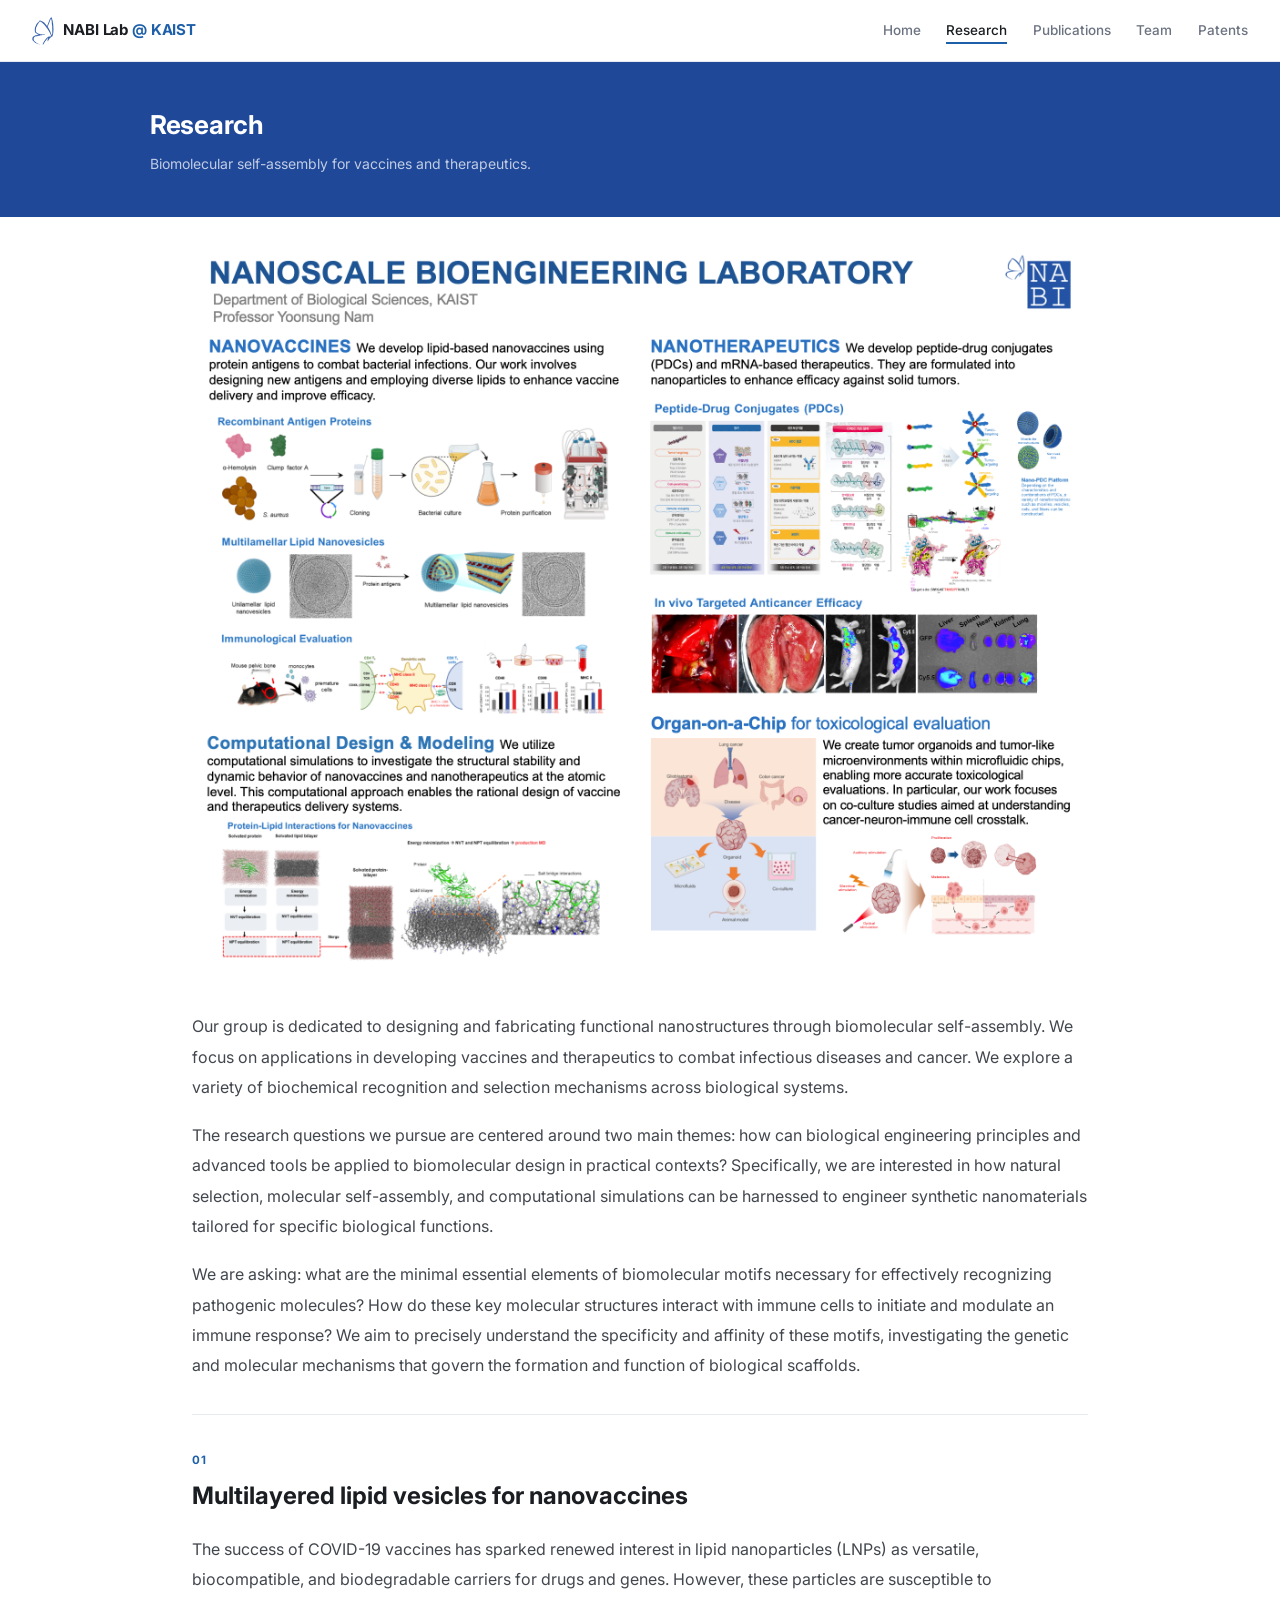
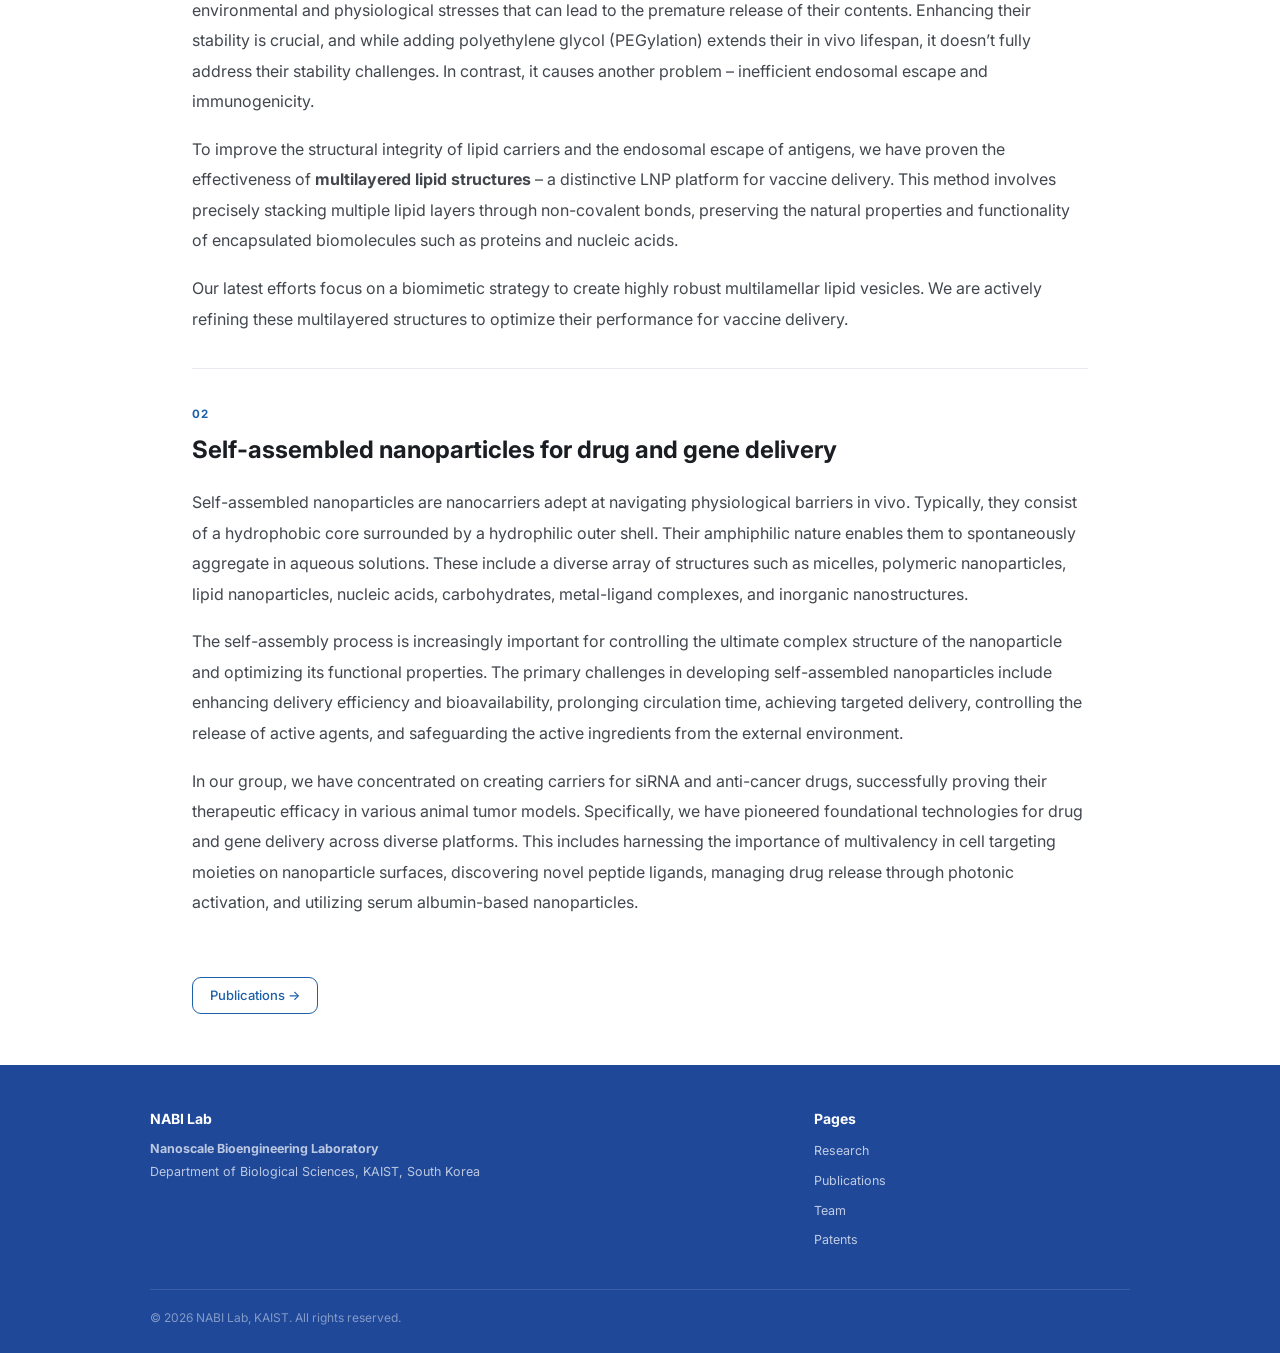
<file: research.html>
<!DOCTYPE html>
<html lang="en">
<head>
<meta charset="UTF-8">
<meta name="viewport" content="width=device-width, initial-scale=1">
<title>Research — NABI Lab @ KAIST</title>
<meta name="description" content="Biomolecular self-assembly for vaccines and therapeutics: multilayered lipid vesicles and self-assembled nanoparticles for drug and gene delivery.">
<link rel="preconnect" href="https://fonts.googleapis.com">
<link rel="preconnect" href="https://fonts.gstatic.com" crossorigin>
<link href="https://fonts.googleapis.com/css2?family=Inter:wght@400;500;600;700&family=Noto+Sans+KR:wght@400;500;700&display=swap" rel="stylesheet">
<link rel="stylesheet" href="assets/style.css">
</head>
<body>

<!-- 메뉴: 내용은 assets/layout.js 의 SITE.nav 에서 관리 -->
<site-nav></site-nav>

<header class="page-hero">
  <div class="page-hero-inner">
    <h1>Research</h1>
    <p>Biomolecular self-assembly for vaccines and therapeutics.</p>
  </div>
</header>

<main class="wrap tight research-content">
  <figure style="margin:0 0 2.5rem;">
    <img src="images/Nabi_Poster.png" alt="NABI Lab research overview: nanovaccines, nanotherapeutics, computational design and modeling, and organ-on-a-chip for toxicological evaluation." width="1968" height="1586" style="display:block;width:100%;height:auto;">
  </figure>
  <div class="research-intro">
    <p>Our group is dedicated to designing and fabricating functional nanostructures through biomolecular self-assembly. We focus on applications in developing vaccines and therapeutics to combat infectious diseases and cancer. We explore a variety of biochemical recognition and selection mechanisms across biological systems.</p>
    <p>The research questions we pursue are centered around two main themes: how can biological engineering principles and advanced tools be applied to biomolecular design in practical contexts? Specifically, we are interested in how natural selection, molecular self-assembly, and computational simulations can be harnessed to engineer synthetic nanomaterials tailored for specific biological functions.</p>
    <p>We are asking: what are the minimal essential elements of biomolecular motifs necessary for effectively recognizing pathogenic molecules? How do these key molecular structures interact with immune cells to initiate and modulate an immune response? We aim to precisely understand the specificity and affinity of these motifs, investigating the genetic and molecular mechanisms that govern the formation and function of biological scaffolds.</p>
  </div>

  <section class="research-topic" id="nanovaccines" aria-labelledby="nanovaccines-heading">
    <div class="r-num">01</div>
    <h2 id="nanovaccines-heading">Multilayered lipid vesicles for nanovaccines</h2>
    <p>The success of COVID-19 vaccines has sparked renewed interest in lipid nanoparticles (LNPs) as versatile, biocompatible, and biodegradable carriers for drugs and genes. However, these particles are susceptible to environmental and physiological stresses that can lead to the premature release of their contents. Enhancing their stability is crucial, and while adding polyethylene glycol (PEGylation) extends their in vivo lifespan, it doesn’t fully address their stability challenges. In contrast, it causes another problem – inefficient endosomal escape and immunogenicity.</p>
    <p>To improve the structural integrity of lipid carriers and the endosomal escape of antigens, we have proven the effectiveness of <strong>multilayered lipid structures</strong> – a distinctive LNP platform for vaccine delivery. This method involves precisely stacking multiple lipid layers through non-covalent bonds, preserving the natural properties and functionality of encapsulated biomolecules such as proteins and nucleic acids.</p>
    <p>Our latest efforts focus on a biomimetic strategy to create highly robust multilamellar lipid vesicles. We are actively refining these multilayered structures to optimize their performance for vaccine delivery.</p>
  </section>

  <section class="research-topic" id="delivery" aria-labelledby="delivery-heading">
    <div class="r-num">02</div>
    <h2 id="delivery-heading">Self-assembled nanoparticles for drug and gene delivery</h2>
    <p>Self-assembled nanoparticles are nanocarriers adept at navigating physiological barriers in vivo. Typically, they consist of a hydrophobic core surrounded by a hydrophilic outer shell. Their amphiphilic nature enables them to spontaneously aggregate in aqueous solutions. These include a diverse array of structures such as micelles, polymeric nanoparticles, lipid nanoparticles, nucleic acids, carbohydrates, metal-ligand complexes, and inorganic nanostructures.</p>
    <p>The self-assembly process is increasingly important for controlling the ultimate complex structure of the nanoparticle and optimizing its functional properties. The primary challenges in developing self-assembled nanoparticles include enhancing delivery efficiency and bioavailability, prolonging circulation time, achieving targeted delivery, controlling the release of active agents, and safeguarding the active ingredients from the external environment.</p>
    <p>In our group, we have concentrated on creating carriers for siRNA and anti-cancer drugs, successfully proving their therapeutic efficacy in various animal tumor models. Specifically, we have pioneered foundational technologies for drug and gene delivery across diverse platforms. This includes harnessing the importance of multivalency in cell targeting moieties on nanoparticle surfaces, discovering novel peptide ligands, managing drug release through photonic activation, and utilizing serum albumin-based nanoparticles.</p>
  </section>

  <div class="sec-foot"><a class="more-btn" href="publications.html">Publications →</a></div>
</main>

<!-- 푸터: 내용은 assets/layout.js 에서 관리 -->
<site-footer></site-footer>

<script src="assets/layout.js" defer></script>
<script src="assets/main.js" defer></script>
</body>
</html>
</file>
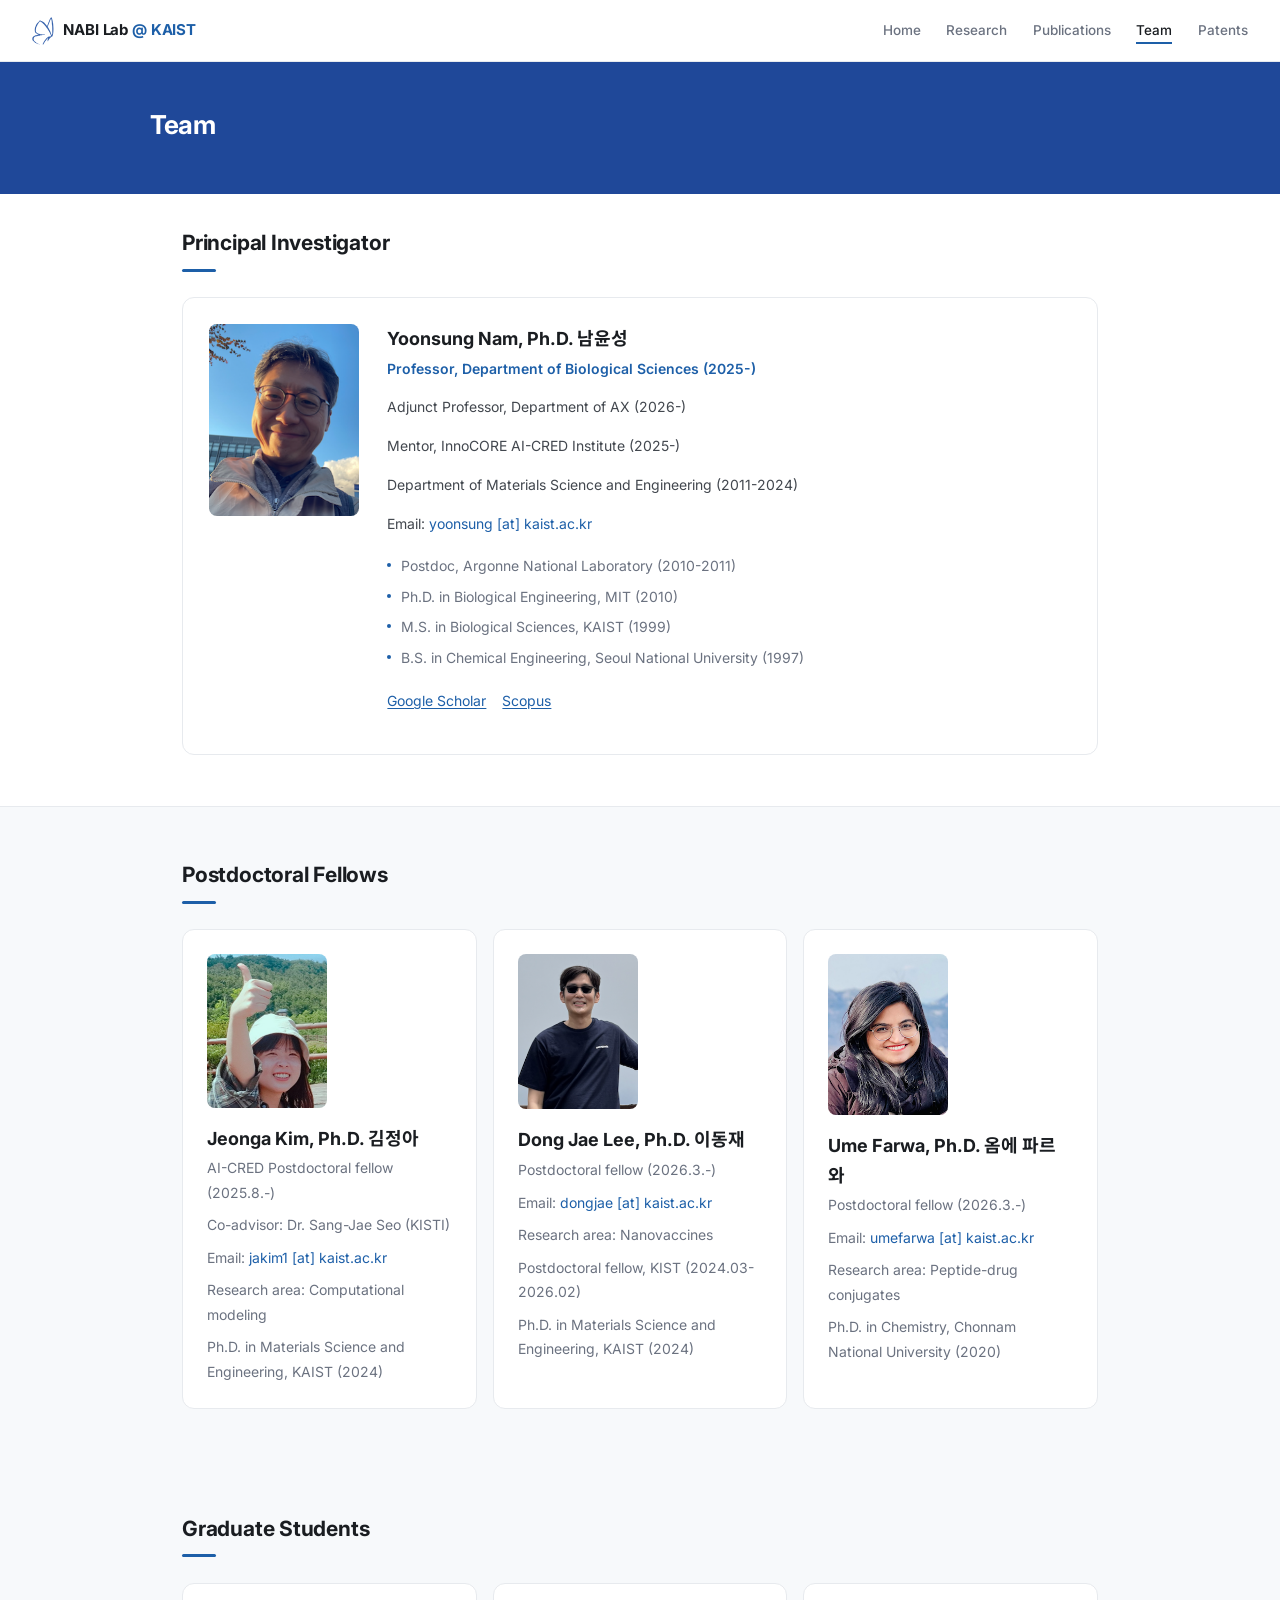
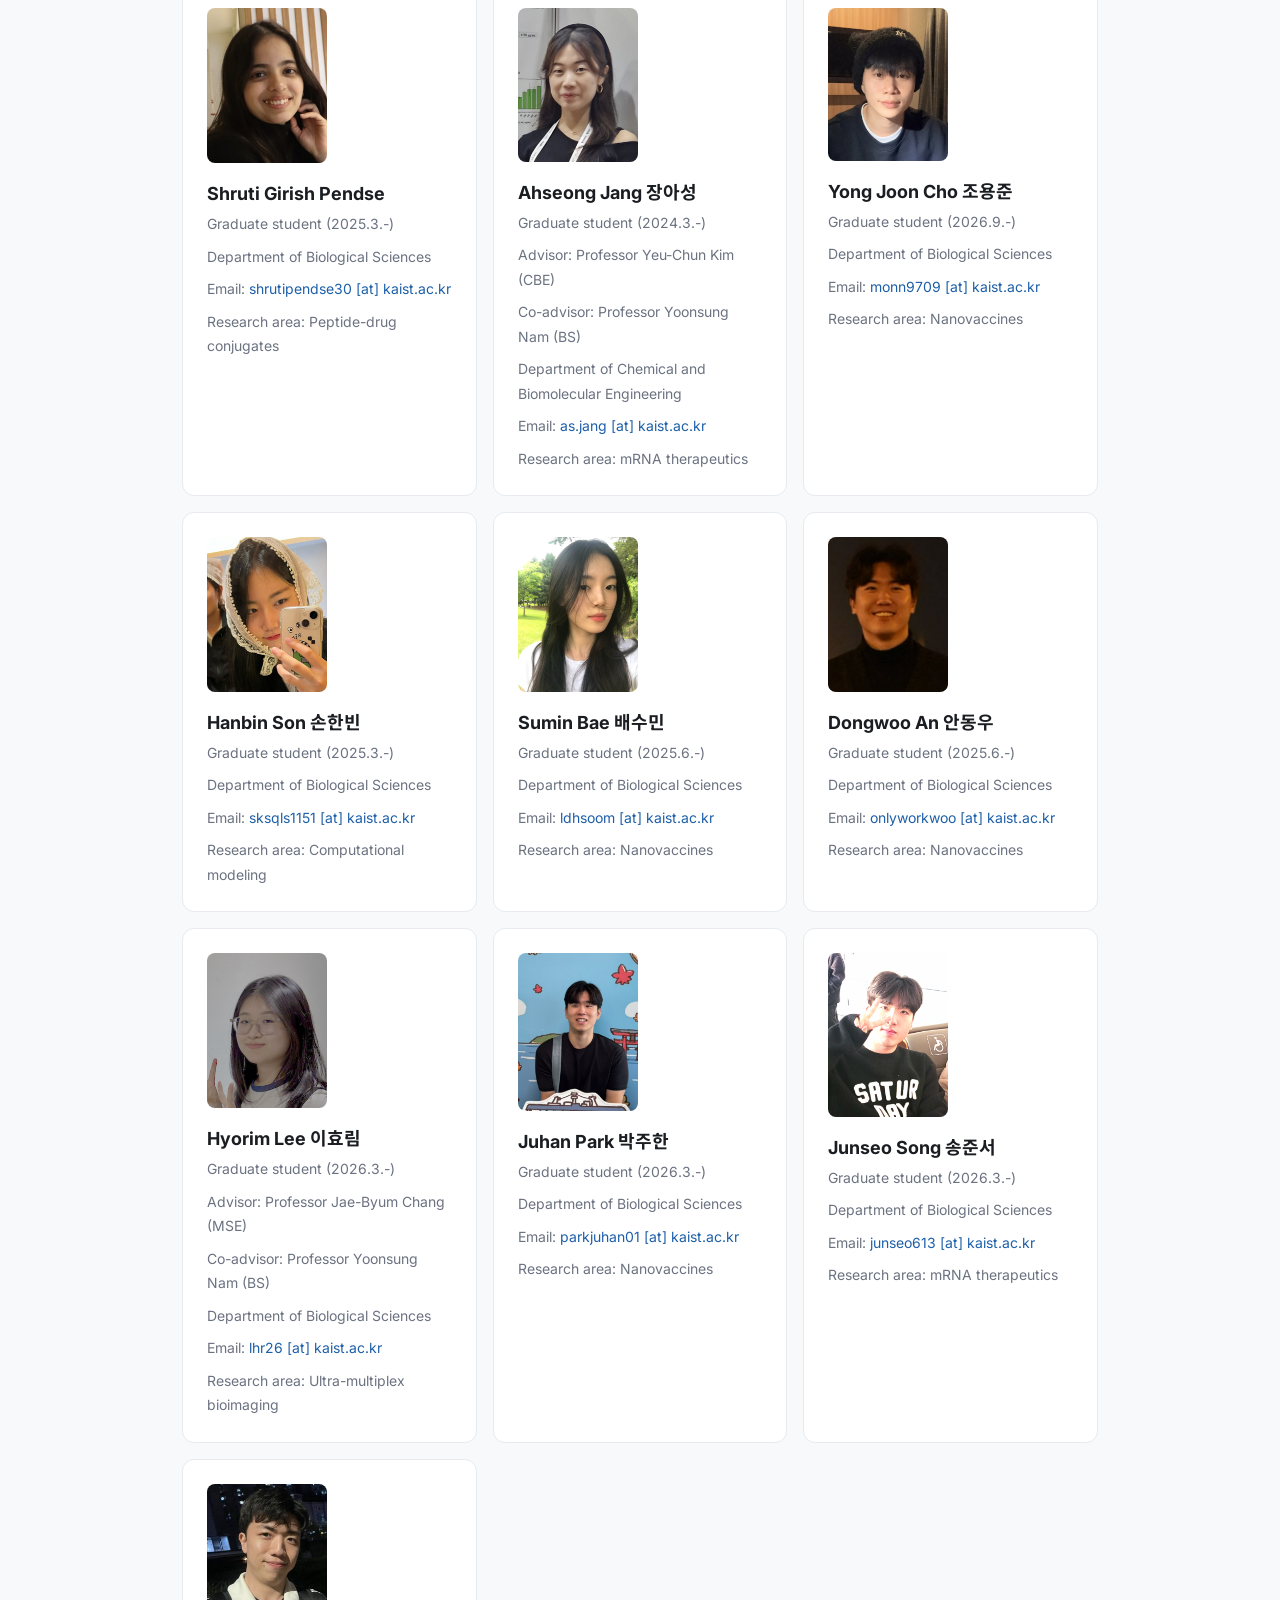
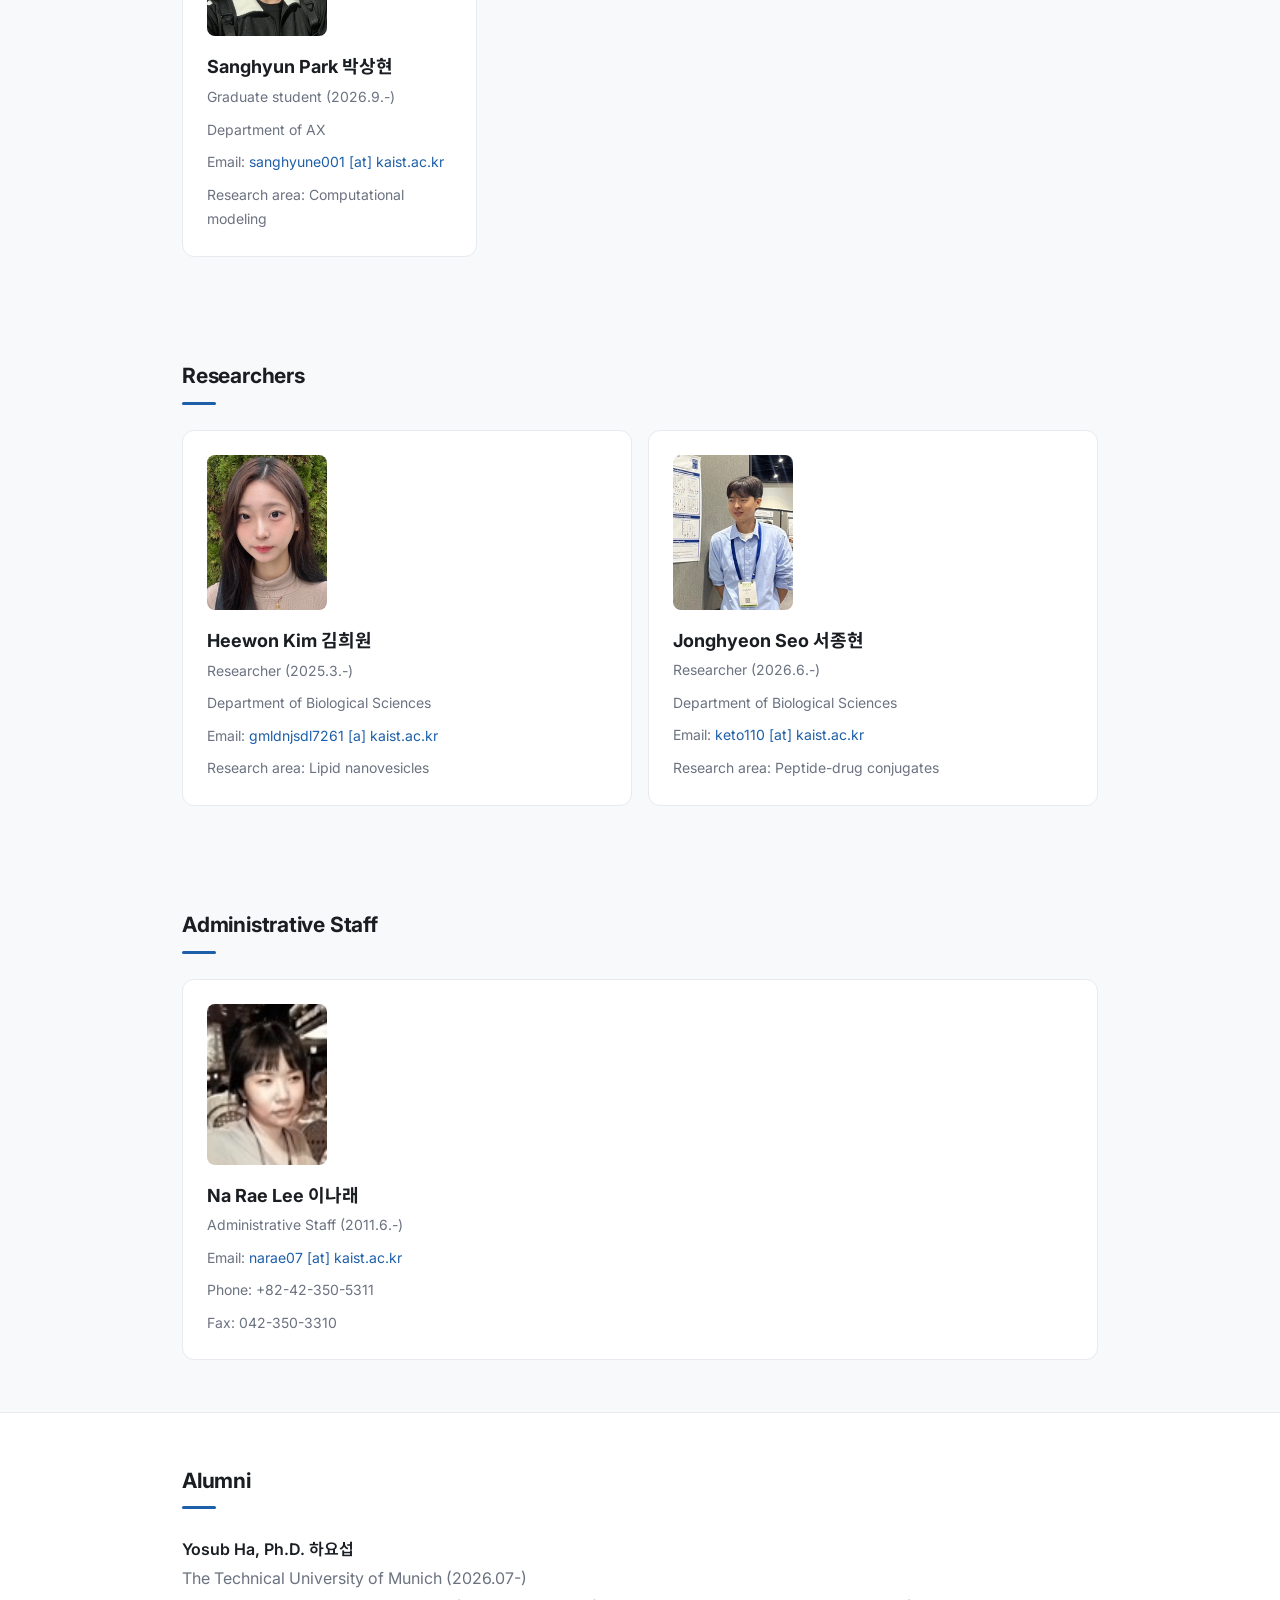
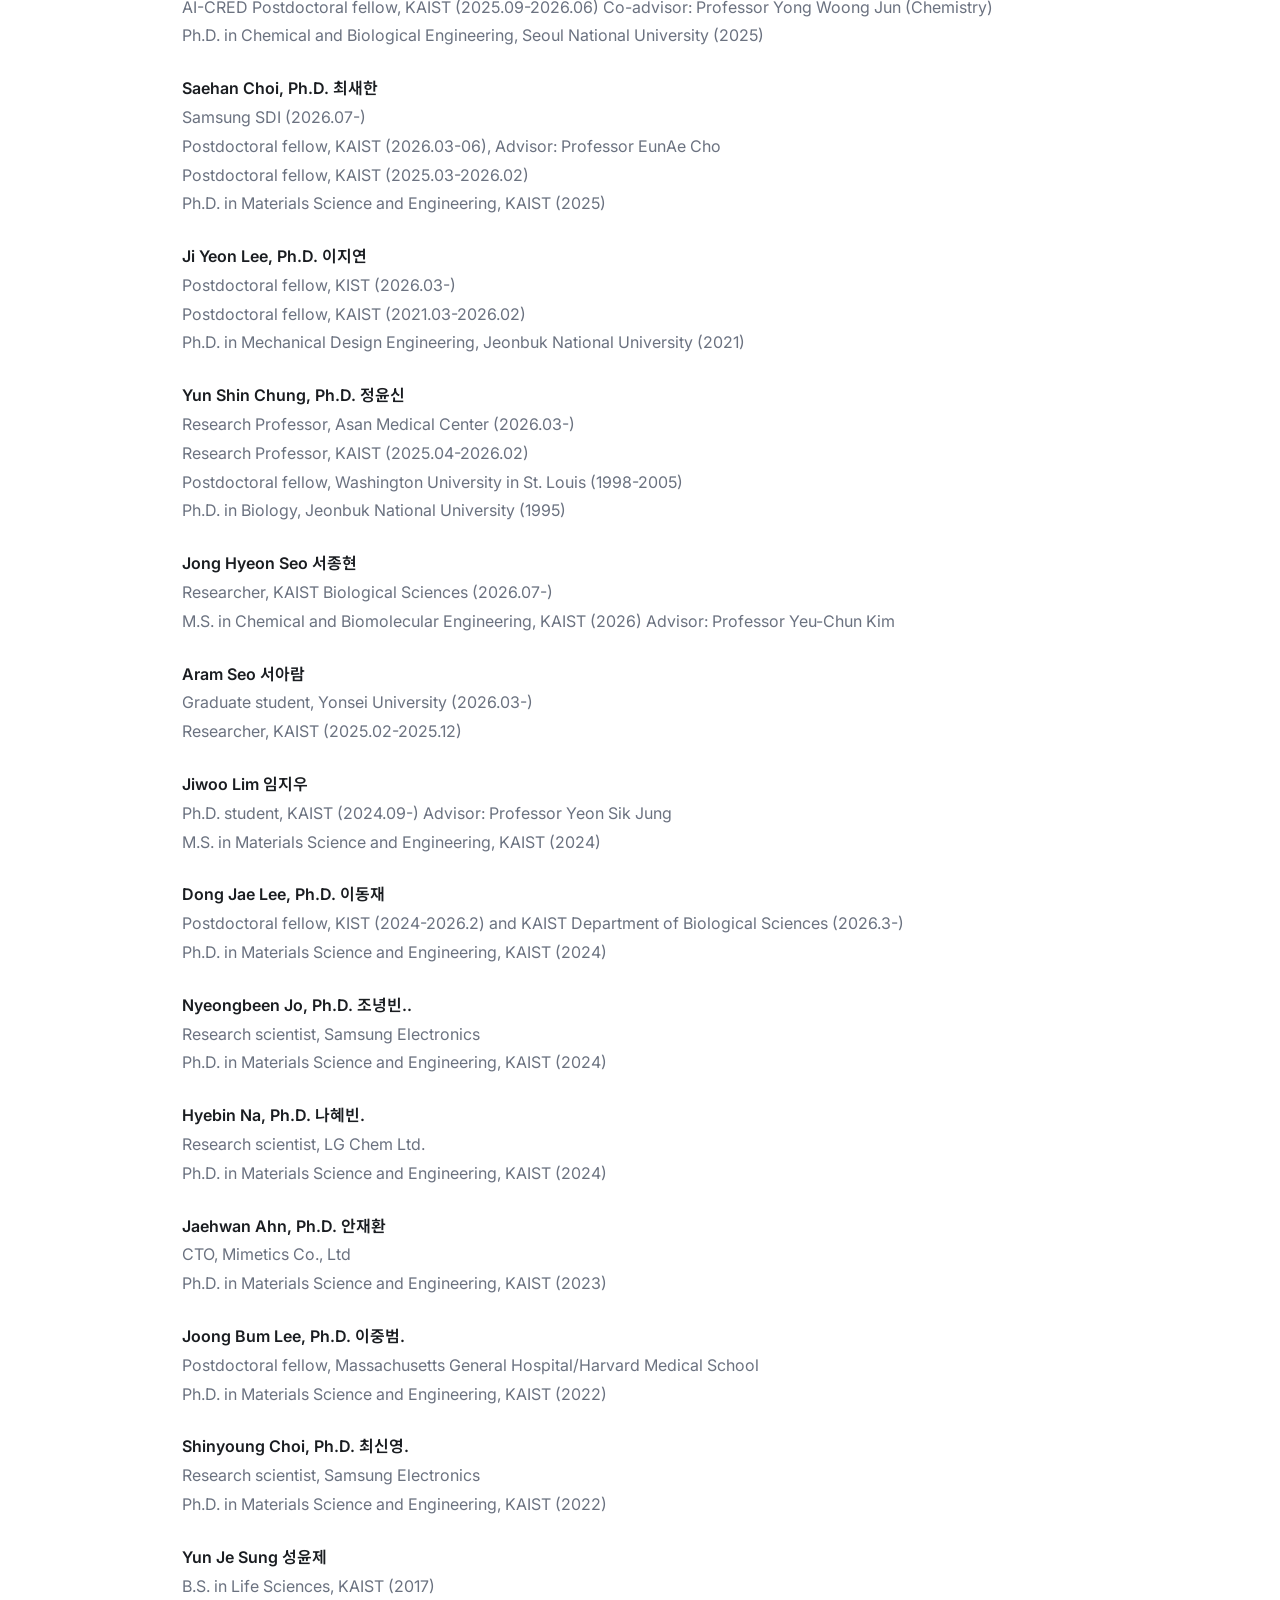
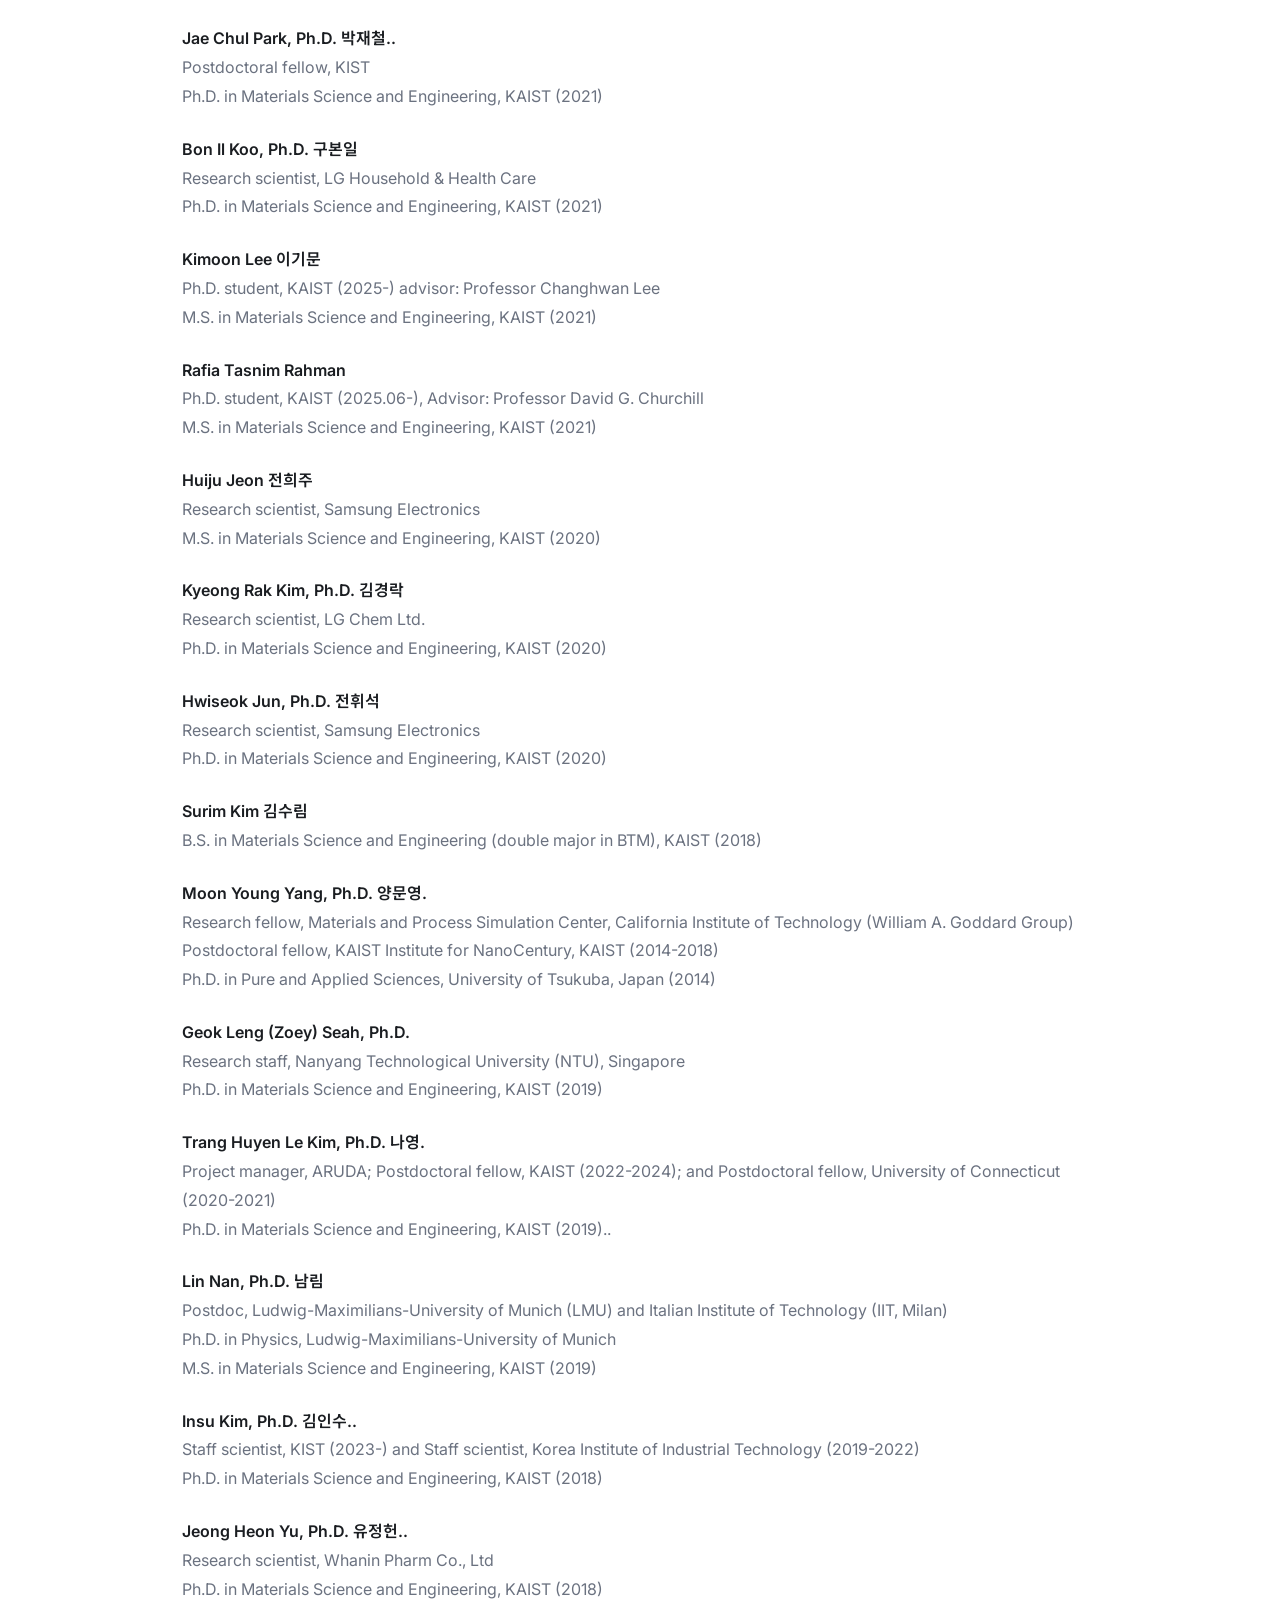
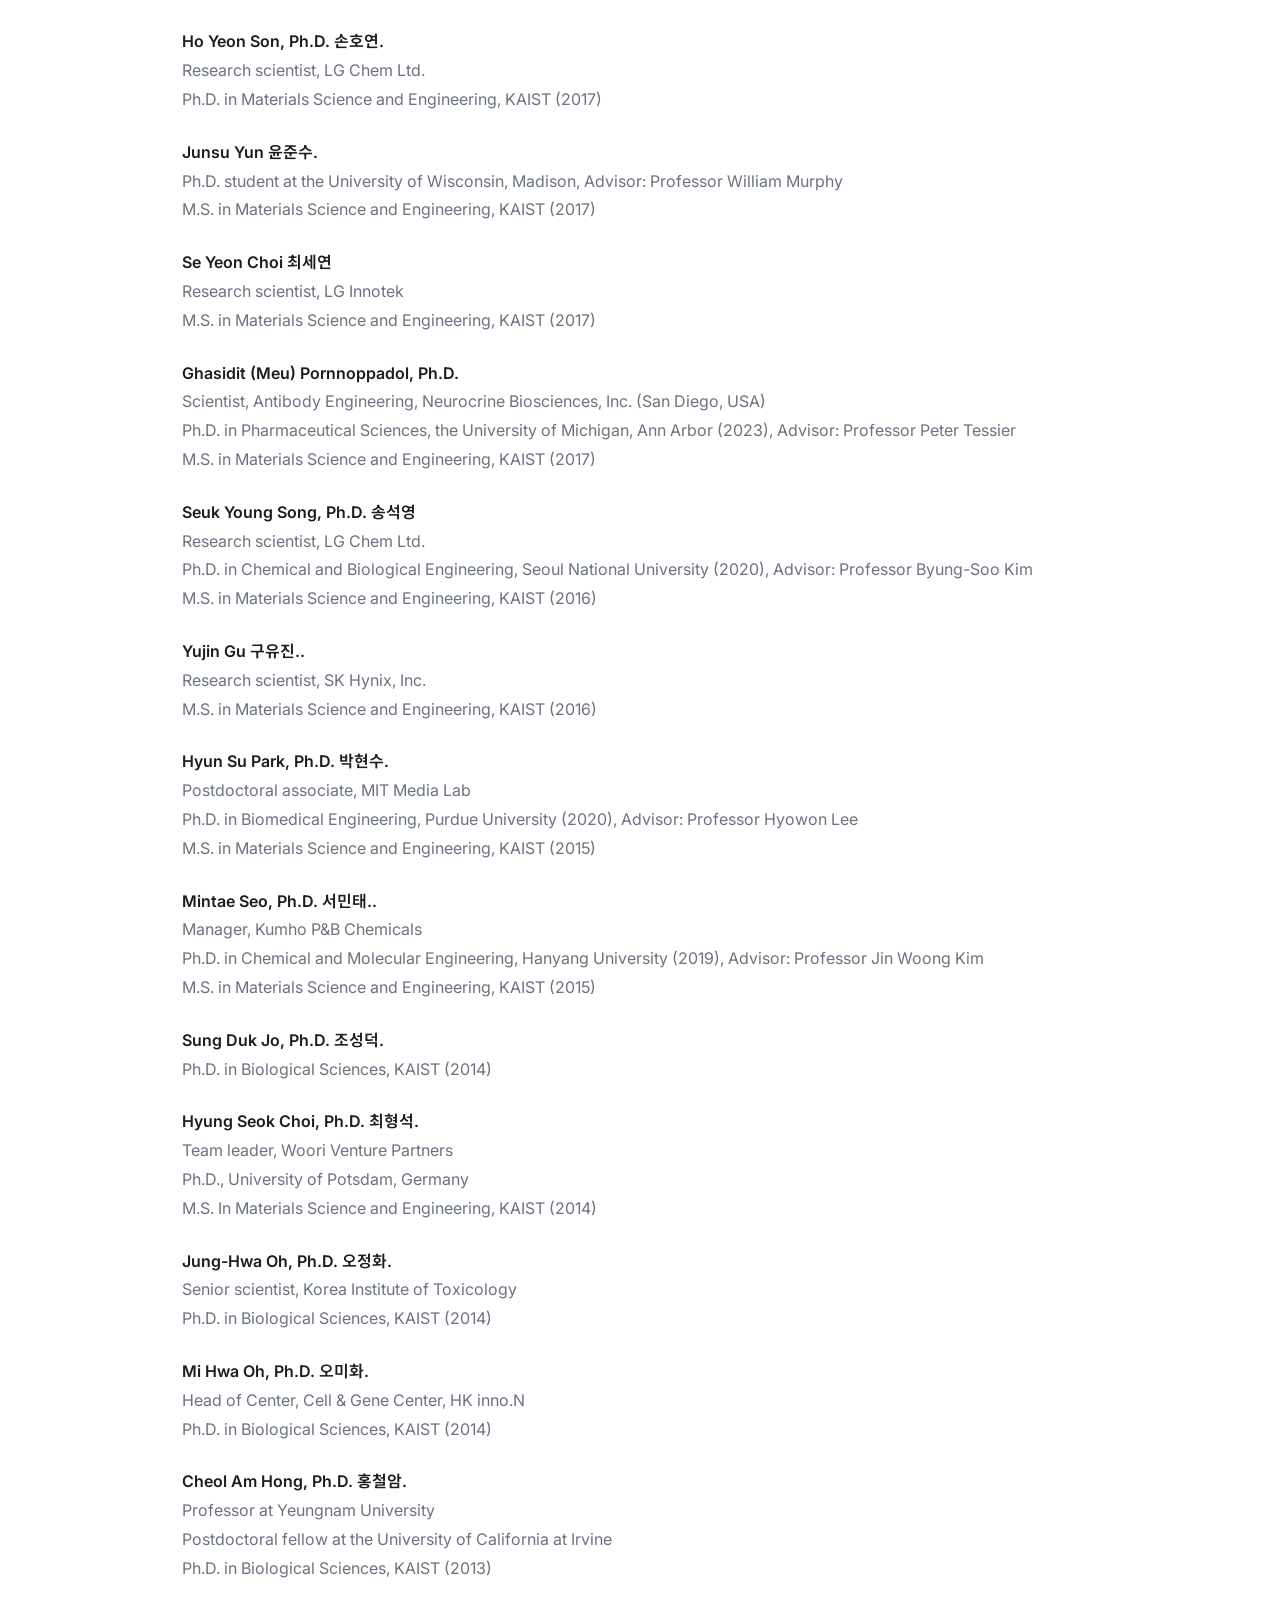
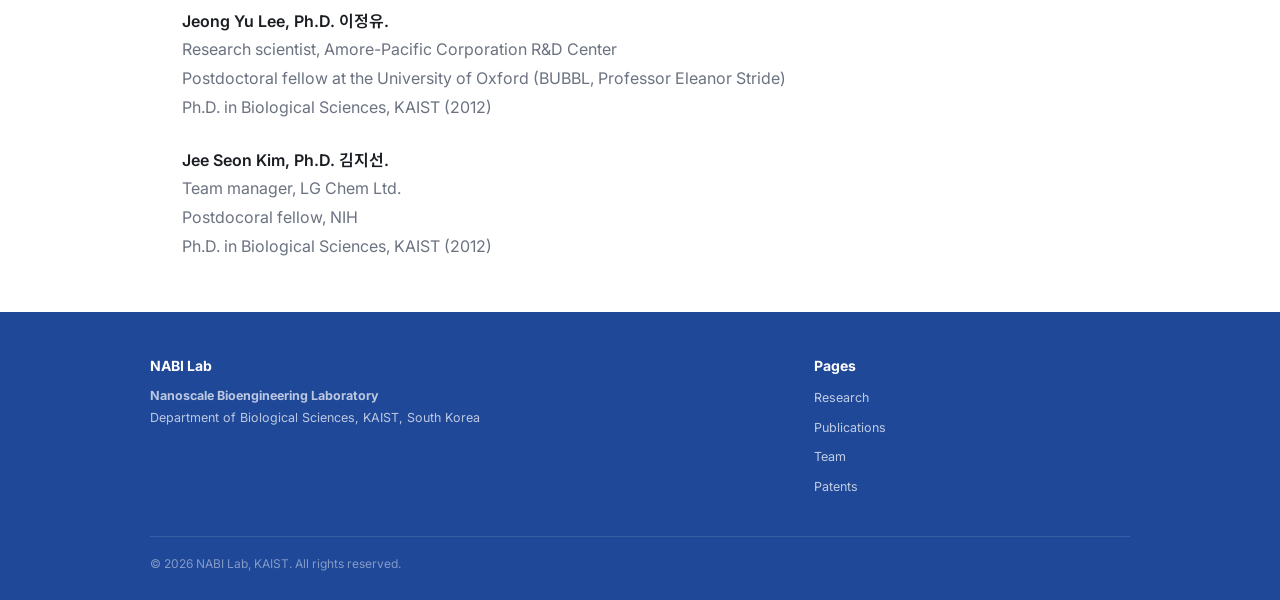
<file: team.html>
<!DOCTYPE html>
<html lang="en">
<head>
<meta charset="UTF-8">
<meta name="viewport" content="width=device-width, initial-scale=1">
<title>Team — NABI Lab @ KAIST</title>
<meta name="description" content="Meet the principal investigator, postdoctoral fellows, graduate students, researchers, administrative staff, and alumni of the NABI Lab at KAIST.">
<link rel="preconnect" href="https://fonts.googleapis.com">
<link rel="preconnect" href="https://fonts.gstatic.com" crossorigin>
<link href="https://fonts.googleapis.com/css2?family=Inter:wght@400;500;600;700&family=Noto+Sans+KR:wght@400;500;700&display=swap" rel="stylesheet">
<link rel="stylesheet" href="assets/style.css">
</head>
<body>

<!-- 메뉴: 내용은 assets/layout.js 의 SITE.nav 에서 관리 -->
<site-nav></site-nav>

<header class="page-hero">
  <div class="page-hero-inner">
    <h1>Team</h1>
  </div>
</header>

<section class="wrap tight team-profiles"><div class="sec-head"><h2>Principal Investigator</h2><div class="underline"></div></div><article class="pi-card"><div class="pi-photo"><img src="lab_members/picture/YN.png" alt="Yoonsung Nam, Ph.D. 남윤성" loading="lazy" decoding="async"></div><div class="pi-info"><h3>Yoonsung Nam, Ph.D. 남윤성</h3><p class="role">Professor, Department of Biological Sciences (2025-)</p><p class="detail">Adjunct Professor, Department of AX (2026-)</p>
<p class="detail">Mentor, InnoCORE AI-CRED Institute (2025-)</p>
<p class="detail">Department of Materials Science and Engineering (2011-2024)</p><p class="detail">Email: <a href="mailto:yoonsung@kaist.ac.kr">yoonsung [at] kaist.ac.kr</a></p><ul class="cv-list"><li>Postdoc, Argonne National Laboratory (2010-2011)</li>
<li>Ph.D. in Biological Engineering, MIT (2010)</li>
<li>M.S. in Biological Sciences, KAIST (1999)</li>
<li>B.S. in Chemical Engineering, Seoul National University (1997)</li></ul><p class="academic-links" style="display:flex;flex-wrap:wrap;gap:1rem;margin-top:1rem;"><a href="https://scholar.google.com/citations?user=lJmM3fIAAAAJ&amp;hl=en" target="_blank" rel="noopener noreferrer" style="text-decoration:underline;text-underline-offset:2px;">Google Scholar</a><a href="https://www.scopus.com/authid/detail.uri?authorId=7102722371" target="_blank" rel="noopener noreferrer" style="text-decoration:underline;text-underline-offset:2px;">Scopus</a></p></div></article></section>
<div class="soft"><section class="wrap team-profiles"><div class="sec-head"><h2>Postdoctoral Fellows</h2><div class="underline"></div></div><div class="team-grid"><article class="member">
<div class="member-photo av-b"><img src="lab_members/picture/JK.png" alt="Jeonga Kim, Ph.D. 김정아" loading="lazy" decoding="async"></div>
<h4>Jeonga Kim, Ph.D. 김정아</h4>
<p>AI-CRED Postdoctoral fellow (2025.8.-)</p>
<p class="detail">Co-advisor: Dr. Sang-Jae Seo (KISTI)</p>
<p class="detail">Email: <a href="mailto:jakim1@kaist.ac.kr">jakim1 [at] kaist.ac.kr</a></p>
<p class="detail">Research area: Computational modeling</p>
<p class="detail">Ph.D. in Materials Science and Engineering, KAIST (2024)</p>
</article>
<article class="member">
<div class="member-photo av-g"><img src="lab_members/picture/DJL.png" alt="Dong Jae Lee, Ph.D. 이동재" loading="lazy" decoding="async"></div>
<h4>Dong Jae Lee, Ph.D. 이동재</h4>
<p>Postdoctoral fellow (2026.3.-)</p>
<p class="detail">Email: <a href="mailto:dongjae@kaist.ac.kr">dongjae [at] kaist.ac.kr</a></p>
<p class="detail">Research area: Nanovaccines</p>
<p class="detail">Postdoctoral fellow, KIST (2024.03-2026.02)</p>
<p class="detail">Ph.D. in Materials Science and Engineering, KAIST (2024)</p>
</article>
<article class="member">
<div class="member-photo av-p"><img src="lab_members/picture/UF.png" alt="Ume Farwa, Ph.D. 옴에 파르와" loading="lazy" decoding="async"></div>
<h4>Ume Farwa, Ph.D. 옴에 파르와</h4>
<p>Postdoctoral fellow (2026.3.-)</p>
<p class="detail">Email: <a href="mailto:umefarwa@kaist.ac.kr">umefarwa [at] kaist.ac.kr</a></p>
<p class="detail">Research area: Peptide-drug conjugates</p>
<p class="detail">Ph.D. in Chemistry, Chonnam National University (2020)</p>
</article></div></section>
<section class="wrap team-profiles"><div class="sec-head"><h2>Graduate Students</h2><div class="underline"></div></div><div class="team-grid"><article class="member">
<div class="member-photo av-g"><img src="lab_members/picture/SGP.png" alt="Shruti Girish Pendse" loading="lazy" decoding="async"></div>
<h4>Shruti Girish Pendse</h4>
<p>Graduate student (2025.3.-)</p>
<p class="detail">Department of Biological Sciences</p>
<p class="detail">Email: <a href="mailto:shrutipendse30@kaist.ac.kr">shrutipendse30 [at] kaist.ac.kr</a></p>
<p class="detail">Research area: Peptide-drug conjugates</p>
</article>
<article class="member">
<div class="member-photo av-p"><img src="lab_members/picture/AJ.png" alt="Ahseong Jang 장아성" loading="lazy" decoding="async"></div>
<h4>Ahseong Jang 장아성</h4>
<p>Graduate student (2024.3.-)</p>
<p class="detail">Advisor: Professor Yeu-Chun Kim (CBE)</p>
<p class="detail">Co-advisor: Professor Yoonsung Nam (BS)</p>
<p class="detail">Department of Chemical and Biomolecular Engineering</p>
<p class="detail">Email: <a href="mailto:as.jang@kaist.ac.kr">as.jang [at] kaist.ac.kr</a></p>
<p class="detail">Research area: mRNA therapeutics</p>
</article>
<article class="member">
<div class="member-photo av-o"><img src="lab_members/picture/YJC.png" alt="Yong Joon Cho 조용준" loading="lazy" decoding="async"></div>
<h4>Yong Joon Cho 조용준</h4>
<p>Graduate student (2026.9.-)</p>
<p class="detail">Department of Biological Sciences</p>
<p class="detail">Email: <a href="mailto:monn9709@kaist.ac.kr">monn9709 [at] kaist.ac.kr</a></p>
<p class="detail">Research area: Nanovaccines</p>
</article>
<article class="member">
<div class="member-photo av-b"><img src="lab_members/picture/HS.png" alt="Hanbin Son 손한빈" loading="lazy" decoding="async"></div>
<h4>Hanbin Son 손한빈</h4>
<p>Graduate student (2025.3.-)</p>
<p class="detail">Department of Biological Sciences</p>
<p class="detail">Email: <a href="mailto:sksqls1151@kaist.ac.kr">sksqls1151 [at] kaist.ac.kr</a></p>
<p class="detail">Research area: Computational modeling</p>
</article>
<article class="member">
<div class="member-photo av-g"><img src="lab_members/picture/SB.png" alt="Sumin Bae 배수민" loading="lazy" decoding="async"></div>
<h4>Sumin Bae 배수민</h4>
<p>Graduate student (2025.6.-)</p>
<p class="detail">Department of Biological Sciences</p>
<p class="detail">Email: <a href="mailto:ldhsoom@kaist.ac.kr">ldhsoom [at] kaist.ac.kr</a></p>
<p class="detail">Research area: Nanovaccines</p>
</article>
<article class="member">
<div class="member-photo av-p"><img src="lab_members/picture/DA.png" alt="Dongwoo An 안동우" loading="lazy" decoding="async"></div>
<h4>Dongwoo An 안동우</h4>
<p>Graduate student (2025.6.-)</p>
<p class="detail">Department of Biological Sciences</p>
<p class="detail">Email: <a href="mailto:onlyworkwoo@kaist.ac.kr">onlyworkwoo [at] kaist.ac.kr</a></p>
<p class="detail">Research area: Nanovaccines</p>
</article>
<article class="member">
<div class="member-photo av-o"><img src="lab_members/picture/HL.png" alt="Hyorim Lee 이효림" loading="lazy" decoding="async"></div>
<h4>Hyorim Lee 이효림</h4>
<p>Graduate student (2026.3.-)</p>
<p class="detail">Advisor: Professor Jae-Byum Chang (MSE)</p>
<p class="detail">Co-advisor: Professor Yoonsung Nam (BS)</p>
<p class="detail">Department of Biological Sciences</p>
<p class="detail">Email: <a href="mailto:lhr26@kaist.ac.kr">lhr26 [at] kaist.ac.kr</a></p>
<p class="detail">Research area: Ultra-multiplex bioimaging</p>
</article>
<article class="member">
<div class="member-photo av-b"><img src="lab_members/picture/JP.png" alt="Juhan Park 박주한" loading="lazy" decoding="async"></div>
<h4>Juhan Park 박주한</h4>
<p>Graduate student (2026.3.-)</p>
<p class="detail">Department of Biological Sciences</p>
<p class="detail">Email: <a href="mailto:parkjuhan01@kaist.ac.kr">parkjuhan01 [at] kaist.ac.kr</a></p>
<p class="detail">Research area: Nanovaccines</p>
</article>
<article class="member">
<div class="member-photo av-g"><img src="lab_members/picture/JS.png" alt="Junseo Song 송준서" loading="lazy" decoding="async"></div>
<h4>Junseo Song 송준서</h4>
<p>Graduate student (2026.3.-)</p>
<p class="detail">Department of Biological Sciences</p>
<p class="detail">Email: <a href="mailto:junseo613@kaist.ac.kr">junseo613 [at] kaist.ac.kr</a></p>
<p class="detail">Research area: mRNA therapeutics</p>
</article>
<article class="member">
<div class="member-photo av-p"><img src="lab_members/picture/SP.png" alt="Sanghyun Park 박상현" loading="lazy" decoding="async"></div>
<h4>Sanghyun Park 박상현</h4>
<p>Graduate student (2026.9.-)</p>
<p class="detail">Department of AX</p>
<p class="detail">Email: <a href="mailto:sanghyune001@kaist.ac.kr">sanghyune001 [at] kaist.ac.kr</a></p>
<p class="detail">Research area: Computational modeling</p>
</article></div></section>
<section class="wrap team-profiles"><div class="sec-head"><h2>Researchers</h2><div class="underline"></div></div><div class="team-grid"><article class="member">
<div class="member-photo av-p"><img src="lab_members/picture/HK.png" alt="Heewon Kim 김희원" loading="lazy" decoding="async"></div>
<h4>Heewon Kim 김희원</h4>
<p>Researcher (2025.3.-)</p>
<p class="detail">Department of Biological Sciences</p>
<p class="detail">Email: <a href="mailto:gmldnjsdl7261@kaist.ac.kr">gmldnjsdl7261 [a] kaist.ac.kr</a></p>
<p class="detail">Research area: Lipid nanovesicles</p>
</article>
<article class="member">
<div class="member-photo av-o"><img src="lab_members/picture/JS(%EC%84%9C%EC%A2%85%ED%98%84).png" alt="Jonghyeon Seo 서종현" loading="lazy" decoding="async"></div>
<h4>Jonghyeon Seo 서종현</h4>
<p>Researcher (2026.6.-)</p>
<p class="detail">Department of Biological Sciences</p>
<p class="detail">Email: <a href="mailto:keto110@kaist.ac.kr">keto110 [at] kaist.ac.kr</a></p>
<p class="detail">Research area: Peptide-drug conjugates</p>
</article></div></section>
<section class="wrap team-profiles"><div class="sec-head"><h2>Administrative Staff</h2><div class="underline"></div></div><div class="team-grid"><article class="member">
<div class="member-photo av-o"><img src="lab_members/picture/NRL.png" alt="Na Rae Lee 이나래" loading="lazy" decoding="async"></div>
<h4>Na Rae Lee 이나래</h4>
<p>Administrative Staff (2011.6.-)</p>
<p class="detail">Email: <a href="mailto:narae07@kaist.ac.kr">narae07 [at] kaist.ac.kr</a></p>
<p class="detail">Phone: +82-42-350-5311</p>
<p class="detail">Fax: 042-350-3310</p>
</article></div></section></div>
<!-- ============ ALUMNI ============ -->
<section class="wrap" id="alumni" aria-labelledby="alumni-heading">
  <div class="sec-head">
    <h2 id="alumni-heading">Alumni</h2>
    <div class="underline"></div>
  </div>
  <div class="alumni-text">
    <p class="alumni-entry"><strong>Yosub Ha, Ph.D. 하요섭</strong><br>
      The Technical University of Munich (2026.07-)<br>
      AI-CRED Postdoctoral fellow, KAIST (2025.09-2026.06) Co-advisor: Professor Yong Woong Jun (Chemistry)<br>
      Ph.D. in Chemical and Biological Engineering, Seoul National University (2025)</p>

    <p class="alumni-entry"><strong>Saehan Choi, Ph.D. 최새한</strong><br>
      Samsung SDI (2026.07-)<br>
      Postdoctoral fellow, KAIST (2026.03-06), Advisor: Professor EunAe Cho<br>
      Postdoctoral fellow, KAIST (2025.03-2026.02)<br>
      Ph.D. in Materials Science and Engineering, KAIST (2025)</p>

    <p class="alumni-entry"><strong>Ji Yeon Lee, Ph.D. 이지연</strong><br>
      Postdoctoral fellow, KIST (2026.03-)<br>
      Postdoctoral fellow, KAIST (2021.03-2026.02)<br>
      Ph.D. in Mechanical Design Engineering, Jeonbuk National University (2021)</p>

    <p class="alumni-entry"><strong>Yun Shin Chung, Ph.D. 정윤신</strong><br>
      Research Professor, Asan Medical Center (2026.03-)<br>
      Research Professor, KAIST (2025.04-2026.02)<br>
      Postdoctoral fellow, Washington University in St. Louis (1998-2005)<br>
      Ph.D. in Biology, Jeonbuk National University (1995)</p>

    <p class="alumni-entry"><strong>Jong Hyeon Seo 서종현</strong><br>
      Researcher, KAIST Biological Sciences (2026.07-)<br>
      M.S. in Chemical and Biomolecular Engineering, KAIST (2026) Advisor: Professor Yeu-Chun Kim</p>

    <p class="alumni-entry"><strong>Aram Seo 서아람</strong><br>
      Graduate student, Yonsei University (2026.03-)<br>
      Researcher, KAIST (2025.02-2025.12)</p>

    <p class="alumni-entry"><strong>Jiwoo Lim 임지우</strong><br>
      Ph.D. student, KAIST (2024.09-) Advisor: Professor Yeon Sik Jung<br>
      M.S. in Materials Science and Engineering, KAIST (2024)</p>

    <p class="alumni-entry"><strong>Dong Jae Lee, Ph.D. 이동재</strong><br>
      Postdoctoral fellow, KIST (2024-2026.2) and KAIST Department of Biological Sciences (2026.3-)<br>
      Ph.D. in Materials Science and Engineering, KAIST (2024)</p>

    <p class="alumni-entry"><strong>Nyeongbeen Jo, Ph.D. 조녕빈..</strong><br>
      Research scientist, Samsung Electronics<br>
      Ph.D. in Materials Science and Engineering, KAIST (2024)</p>

    <p class="alumni-entry"><strong>Hyebin Na, Ph.D. 나혜빈.</strong><br>
      Research scientist, LG Chem Ltd.<br>
      Ph.D. in Materials Science and Engineering, KAIST (2024)</p>

    <p class="alumni-entry"><strong>Jaehwan Ahn, Ph.D. 안재환</strong><br>
      CTO, Mimetics Co., Ltd<br>
      Ph.D. in Materials Science and Engineering, KAIST (2023)</p>

    <p class="alumni-entry"><strong>Joong Bum Lee, Ph.D. 이중범.</strong><br>
      Postdoctoral fellow, Massachusetts General Hospital/Harvard Medical School<br>
      Ph.D. in Materials Science and Engineering, KAIST (2022)</p>

    <p class="alumni-entry"><strong>Shinyoung Choi, Ph.D. 최신영.</strong><br>
      Research scientist, Samsung Electronics<br>
      Ph.D. in Materials Science and Engineering, KAIST (2022)</p>

    <p class="alumni-entry"><strong>Yun Je Sung 성윤제</strong><br>
      B.S. in Life Sciences, KAIST (2017)</p>

    <p class="alumni-entry"><strong>Jae Chul Park, Ph.D. 박재철..</strong><br>
      Postdoctoral fellow, KIST<br>
      Ph.D. in Materials Science and Engineering, KAIST (2021)</p>

    <p class="alumni-entry"><strong>Bon Il Koo, Ph.D. 구본일</strong><br>
      Research scientist, LG Household &amp; Health Care<br>
      Ph.D. in Materials Science and Engineering, KAIST (2021)</p>

    <p class="alumni-entry"><strong>Kimoon Lee 이기문</strong><br>
      Ph.D. student, KAIST (2025-) advisor: Professor Changhwan Lee<br>
      M.S. in Materials Science and Engineering, KAIST (2021)</p>

    <p class="alumni-entry"><strong>Rafia Tasnim Rahman</strong><br>
      Ph.D. student, KAIST (2025.06-), Advisor: Professor David G. Churchill<br>
      M.S. in Materials Science and Engineering, KAIST (2021)</p>

    <p class="alumni-entry"><strong>Huiju Jeon 전희주</strong><br>
      Research scientist, Samsung Electronics<br>
      M.S. in Materials Science and Engineering, KAIST (2020)</p>

    <p class="alumni-entry"><strong>Kyeong Rak Kim, Ph.D. 김경락</strong><br>
      Research scientist, LG Chem Ltd.<br>
      Ph.D. in Materials Science and Engineering, KAIST (2020)</p>

    <p class="alumni-entry"><strong>Hwiseok Jun, Ph.D. 전휘석</strong><br>
      Research scientist, Samsung Electronics<br>
      Ph.D. in Materials Science and Engineering, KAIST (2020)</p>

    <p class="alumni-entry"><strong>Surim Kim 김수림</strong><br>
      B.S. in Materials Science and Engineering (double major in BTM), KAIST (2018)</p>

    <p class="alumni-entry"><strong>Moon Young Yang, Ph.D. 양문영.</strong><br>
      Research fellow, Materials and Process Simulation Center, California Institute of Technology (William A. Goddard Group)<br>
      Postdoctoral fellow, KAIST Institute for NanoCentury, KAIST (2014-2018)<br>
      Ph.D. in Pure and Applied Sciences, University of Tsukuba, Japan (2014)</p>

    <p class="alumni-entry"><strong>Geok Leng (Zoey) Seah, Ph.D.</strong><br>
      Research staff, Nanyang Technological University (NTU), Singapore<br>
      Ph.D. in Materials Science and Engineering, KAIST (2019)</p>

    <p class="alumni-entry"><strong>Trang Huyen Le Kim, Ph.D. 나영.</strong><br>
      Project manager, ARUDA; Postdoctoral fellow, KAIST (2022-2024); and Postdoctoral fellow, University of Connecticut (2020-2021)<br>
      Ph.D. in Materials Science and Engineering, KAIST (2019)..</p>

    <p class="alumni-entry"><strong>Lin Nan, Ph.D. 남림</strong><br>
      Postdoc, Ludwig-Maximilians-University of Munich (LMU) and Italian Institute of Technology (IIT, Milan)<br>
      Ph.D. in Physics, Ludwig-Maximilians-University of Munich<br>
      M.S. in Materials Science and Engineering, KAIST (2019)</p>

    <p class="alumni-entry"><strong>Insu Kim, Ph.D. 김인수..</strong><br>
      Staff scientist, KIST (2023-) and Staff scientist, Korea Institute of Industrial Technology (2019-2022)<br>
      Ph.D. in Materials Science and Engineering, KAIST (2018)</p>

    <p class="alumni-entry"><strong>Jeong Heon Yu, Ph.D. 유정헌..</strong><br>
      Research scientist, Whanin Pharm Co., Ltd<br>
      Ph.D. in Materials Science and Engineering, KAIST (2018)</p>

    <p class="alumni-entry"><strong>Ho Yeon Son, Ph.D. 손호연.</strong><br>
      Research scientist, LG Chem Ltd.<br>
      Ph.D. in Materials Science and Engineering, KAIST (2017)</p>

    <p class="alumni-entry"><strong>Junsu Yun 윤준수.</strong><br>
      Ph.D. student at the University of Wisconsin, Madison, Advisor: Professor William Murphy<br>
      M.S. in Materials Science and Engineering, KAIST (2017)</p>

    <p class="alumni-entry"><strong>Se Yeon Choi 최세연</strong><br>
      Research scientist, LG Innotek<br>
      M.S. in Materials Science and Engineering, KAIST (2017)</p>

    <p class="alumni-entry"><strong>Ghasidit (Meu) Pornnoppadol, Ph.D.</strong><br>
      Scientist, Antibody Engineering, Neurocrine Biosciences, Inc. (San Diego, USA)<br>
      Ph.D. in Pharmaceutical Sciences, the University of Michigan, Ann Arbor (2023), Advisor: Professor Peter Tessier<br>
      M.S. in Materials Science and Engineering, KAIST (2017)</p>

    <p class="alumni-entry"><strong>Seuk Young Song, Ph.D. 송석영</strong><br>
      Research scientist, LG Chem Ltd.<br>
      Ph.D. in Chemical and Biological Engineering, Seoul National University (2020), Advisor: Professor Byung-Soo Kim<br>
      M.S. in Materials Science and Engineering, KAIST (2016)</p>

    <p class="alumni-entry"><strong>Yujin Gu 구유진..</strong><br>
      Research scientist, SK Hynix, Inc.<br>
      M.S. in Materials Science and Engineering, KAIST (2016)</p>

    <p class="alumni-entry"><strong>Hyun Su Park, Ph.D. 박현수.</strong><br>
      Postdoctoral associate, MIT Media Lab<br>
      Ph.D. in Biomedical Engineering, Purdue University (2020), Advisor: Professor Hyowon Lee<br>
      M.S. in Materials Science and Engineering, KAIST (2015)</p>

    <p class="alumni-entry"><strong>Mintae Seo, Ph.D. 서민태..</strong><br>
      Manager, Kumho P&amp;B Chemicals<br>
      Ph.D. in Chemical and Molecular Engineering, Hanyang University (2019), Advisor: Professor Jin Woong Kim<br>
      M.S. in Materials Science and Engineering, KAIST (2015)</p>

    <p class="alumni-entry"><strong>Sung Duk Jo, Ph.D. 조성덕.</strong><br>
      Ph.D. in Biological Sciences, KAIST (2014)</p>

    <p class="alumni-entry"><strong>Hyung Seok Choi, Ph.D. 최형석.</strong><br>
      Team leader, Woori Venture Partners<br>
      Ph.D., University of Potsdam, Germany<br>
      M.S. In Materials Science and Engineering, KAIST (2014)</p>

    <p class="alumni-entry"><strong>Jung-Hwa Oh, Ph.D. 오정화.</strong><br>
      Senior scientist, Korea Institute of Toxicology<br>
      Ph.D. in Biological Sciences, KAIST (2014)</p>

    <p class="alumni-entry"><strong>Mi Hwa Oh, Ph.D. 오미화.</strong><br>
      Head of Center, Cell &amp; Gene Center, HK inno.N<br>
      Ph.D. in Biological Sciences, KAIST (2014)</p>

    <p class="alumni-entry"><strong>Cheol Am Hong, Ph.D. 홍철암.</strong><br>
      Professor at Yeungnam University<br>
      Postdoctoral fellow at the University of California at Irvine<br>
      Ph.D. in Biological Sciences, KAIST (2013)</p>

    <p class="alumni-entry"><strong>Jeong Yu Lee, Ph.D. 이정유.</strong><br>
      Research scientist, Amore-Pacific Corporation R&amp;D Center<br>
      Postdoctoral fellow at the University of Oxford (BUBBL, Professor Eleanor Stride)<br>
      Ph.D. in Biological Sciences, KAIST (2012)</p>

    <p class="alumni-entry"><strong>Jee Seon Kim, Ph.D. 김지선.</strong><br>
      Team manager, LG Chem Ltd.<br>
      Postdocoral fellow, NIH<br>
      Ph.D. in Biological Sciences, KAIST (2012)</p>
  </div>
</section>
<!-- 푸터: 내용은 assets/layout.js 에서 관리 -->
<site-footer></site-footer>

<script src="assets/layout.js" defer></script>
<script src="assets/main.js" defer></script>
</body>
</html>
</file>
<file: assets/style.css>
/* ============================================================
   Lab website - base stylesheet
   색상/폰트는 아래 :root 변수만 바꾸면 사이트 전체에 반영됩니다.
   ============================================================ */

:root{
  /* palette */
  --ink:        #1a1d21;   /* 본문 글자 */
  --muted:      #6b7280;   /* 보조 글자 */
  --faint:      #9ca3af;   /* 더 옅은 글자 */
  --line:       #e7eaee;   /* 경계선 */
  --bg:         #ffffff;
  --bg-soft:    #f7f9fb;
  --navy:       #1f4899;   /* 히어로 / 서브페이지 헤더  rgb(31,72,153) */
  --navy-deep:  #1f4899;   /* 푸터 — 히어로와 동일 */
  --accent:     #1d5fa8;   /* 링크 / 강조 */
  --accent-dark:#14487f;
  --accent-soft:#e8f1fa;   /* 강조 배경 */

  /* tag colors */
  --tag-pub-bg:#eaf3de; --tag-pub-fg:#2b5410;
  --tag-awd-bg:#faeeda; --tag-awd-fg:#6b3d07;
  --tag-evt-bg:#eeedfe; --tag-evt-fg:#3c3489;
  --tag-rec-bg:#fcebeb; --tag-rec-fg:#7c2020;
  --tag-prs-bg:#e1f5ee; --tag-prs-fg:#08514a;

  /* layout */
  --wrap: 980px;
  --pad: 2rem;
  --radius: 12px;
  --nav-h: 62px;

  --font: "Inter", "Noto Sans KR", -apple-system, BlinkMacSystemFont,
          "Segoe UI", "Malgun Gothic", sans-serif;
}

*,*::before,*::after{ margin:0; padding:0; box-sizing:border-box; }

html{ scroll-behavior:smooth; scroll-padding-top:calc(var(--nav-h) + 16px); }

body{
  font-family:var(--font);
  font-size:15px;
  line-height:1.65;
  color:var(--ink);
  background:var(--bg);
  -webkit-font-smoothing:antialiased;
}

img{ max-width:100%; display:block; }
a{ color:var(--accent); text-decoration:none; }
a:hover{ text-decoration:underline; }

/* ---------- NAV ---------- */
.nav{
  position:sticky; top:0; z-index:100;
  display:flex; align-items:center; justify-content:space-between;
  height:var(--nav-h); padding:0 var(--pad);
  background:rgba(255,255,255,.92);
  backdrop-filter:saturate(180%) blur(10px);
  border-bottom:1px solid var(--line);
}
.nav-logo{
  display:inline-flex; align-items:center; gap:9px;
  font-size:15px; font-weight:700; color:var(--ink); letter-spacing:-.01em;
}
.nav-logo:hover{ text-decoration:none; }
.nav-logo .at{ color:var(--accent); }

/* 나비(NABI) 심볼 — images/nabi-logo-color.svg (벡터, 무한 확대 가능)
   어두운 배경 위에서는 images/nabi-logo-white.svg 를 쓰세요. */
.logo-mark{
  height:28px; width:auto; flex-shrink:0;
  transition:transform .35s ease;
}
.nav-logo:hover .logo-mark{ transform:translateY(-1px) scale(1.05); }
.nav-links{ display:flex; gap:1.6rem; list-style:none; }
.nav-links a{
  font-size:13.5px; color:var(--muted); font-weight:500;
  padding:4px 0; border-bottom:2px solid transparent; transition:color .15s,border-color .15s;
}
.nav-links a:hover{ color:var(--accent); text-decoration:none; }
.nav-links a.active{ color:var(--ink); border-bottom-color:var(--accent); }

/* ---------- HERO ---------- */
.hero{
  position:relative; overflow:hidden;
  background:var(--navy);   /* 그라데이션을 주고 싶으면 linear-gradient로 바꾸세요 */
  padding:4.5rem var(--pad) 4rem;
}
/* 나비 워터마크 — 글씨를 가리지 않게 아주 옅게. 진하게 하려면 opacity만 올리세요 */
.hero-mark{
  position:absolute; right:2%; top:50%; transform:translateY(-50%);
  height:125%; width:auto; opacity:.11;
  pointer-events:none; user-select:none;
}
.hero-inner{
  position:relative; z-index:1;
  max-width:var(--wrap); margin:0 auto;
  display:flex; gap:3rem; align-items:center; justify-content:space-between;
}
.hero-text{ max-width:560px; }
.hero .eyebrow{
  font-size:12.5px; font-weight:600; letter-spacing:.08em; text-transform:uppercase;
  color:rgba(255,255,255,.6); margin-bottom:.6rem;
}
.hero h1{
  font-size:30px; font-weight:700; line-height:1.35; color:#fff;
  letter-spacing:-.015em; margin-bottom:.9rem;
}
.hero p{
  font-size:14.5px; line-height:1.85; color:rgba(255,255,255,.82); margin-bottom:1.4rem;
}
.badges{ display:flex; gap:8px; flex-wrap:wrap; }
.badge{
  font-size:11.5px; padding:4px 11px; border-radius:20px;
  background:rgba(255,255,255,.11); color:rgba(255,255,255,.92);
  border:1px solid rgba(255,255,255,.22);
}

/* hero 이미지 슬라이드쇼: images/ 에 사진을 넣고 index.html에서 교체 */
.hero-media{ flex-shrink:0; width:280px; }
.slideshow{
  position:relative; width:280px; height:280px; overflow:hidden;
  border-radius:14px; border:2px solid rgba(255,255,255,.22);
  background:rgba(255,255,255,.06);
}
.slideshow .slide{
  position:absolute; inset:0; width:100%; height:100%; object-fit:cover;
  opacity:0; transition:opacity .8s ease;
}
.slideshow .slide.active{ opacity:1; }
.slide-ph{
  position:absolute; inset:0; display:flex; flex-direction:column;
  align-items:center; justify-content:center; gap:10px;
  color:rgba(255,255,255,.45); font-size:12px; text-align:center; padding:1rem;
}
.slide-dots{ display:flex; justify-content:center; gap:6px; margin-top:10px; }
.slide-dots .dot{
  width:7px; height:7px; border-radius:50%; border:0; padding:0; cursor:pointer;
  background:rgba(255,255,255,.32); transition:background .3s;
}
.slide-dots .dot.active{ background:#fff; }

/* ---------- SUB PAGE HERO ---------- */
.page-hero{ background:var(--navy); padding:2.6rem var(--pad); }
.page-hero-inner{ max-width:var(--wrap); margin:0 auto; }
.page-hero h1{ font-size:26px; font-weight:700; color:#fff; margin-bottom:6px; letter-spacing:-.01em; }
.page-hero p{ font-size:14px; color:rgba(255,255,255,.72); }

/* ---------- LAYOUT ---------- */
.wrap{ max-width:var(--wrap); margin:0 auto; padding:3.2rem var(--pad); }
.wrap.tight{ padding-top:2rem; }
.soft{ background:var(--bg-soft); border-top:1px solid var(--line); border-bottom:1px solid var(--line); }
.divider{ max-width:var(--wrap); margin:0 auto; height:1px; background:var(--line); }

.sec-head{ margin-bottom:1.6rem; }
.sec-head h2{ font-size:21px; font-weight:700; letter-spacing:-.01em; margin-bottom:8px; }
.sec-head .sub{ font-size:13.5px; color:var(--muted); margin-top:8px; }
.underline{ width:34px; height:3px; background:var(--accent); border-radius:2px; }

.sec-foot{ margin-top:1.6rem; }
.more-btn{
  display:inline-block; font-size:13px; font-weight:500; color:var(--accent);
  border:1px solid var(--accent); border-radius:9px; padding:7px 17px;
  transition:background .15s,color .15s;
}
.more-btn:hover{ background:var(--accent); color:#fff; text-decoration:none; }

/* ---------- CARDS ---------- */
.card{
  background:#fff; border:1px solid var(--line); border-radius:var(--radius);
  padding:1.35rem;
}
.card h3{ font-size:14.5px; font-weight:700; margin-bottom:7px; }
.card p{ font-size:13.5px; color:var(--muted); line-height:1.7; }
.grid-3{ display:grid; grid-template-columns:repeat(auto-fit,minmax(230px,1fr)); gap:14px; }
.grid-2{ display:grid; grid-template-columns:repeat(auto-fit,minmax(280px,1fr)); gap:14px; }

.r-num{
  font-size:11.5px; font-weight:700; color:var(--accent);
  letter-spacing:.08em; margin-bottom:9px;
}
.r-icon{
  width:38px; height:38px; border-radius:10px; background:var(--accent-soft);
  display:flex; align-items:center; justify-content:center; margin-bottom:11px;
}
.r-icon svg{ width:19px; height:19px; stroke:var(--accent); fill:none; stroke-width:1.6; }
.keys{ display:flex; flex-wrap:wrap; gap:6px; margin-top:11px; }
.key{
  font-size:11px; padding:3px 9px; border-radius:6px;
  background:var(--accent-soft); color:var(--accent-dark);
}

/* 연구 상세 (research.html) */
.r-block{
  display:grid; grid-template-columns:minmax(0,1fr) 300px; gap:2rem;
  padding:2rem 0; border-bottom:1px solid var(--line);
}
.r-block:last-child{ border-bottom:0; }
.r-block h3{ font-size:18px; font-weight:700; margin:6px 0 10px; letter-spacing:-.01em; }
.r-block p{ font-size:14px; color:#42474e; line-height:1.85; margin-bottom:10px; }
.r-block ul{ margin:10px 0 0 1.1rem; }
.r-block li{ font-size:13.5px; color:#42474e; line-height:1.8; }
.figure{
  border:1px solid var(--line); border-radius:var(--radius); background:var(--bg-soft);
  aspect-ratio:4/3; display:flex; flex-direction:column; gap:8px;
  align-items:center; justify-content:center; color:var(--faint); font-size:11.5px;
  text-align:center; padding:1rem;
}
.figure svg{ width:26px; height:26px; stroke:#c3c8ce; fill:none; stroke-width:1.2; }

/* ---------- NEWS ---------- */
.news-list{ display:flex; flex-direction:column; gap:10px; }
.news{
  display:flex; gap:16px; align-items:flex-start;
  border:1px solid var(--line); border-radius:var(--radius);
  padding:1rem 1.3rem; background:#fff;
}
.ndate{ font-size:12px; color:var(--faint); min-width:66px; flex-shrink:0; padding-top:2px; }
.nbody{ flex:1; min-width:0; }
.ntext{ font-size:13.5px; line-height:1.6; }
.ntag{
  font-size:11px; padding:2px 9px; border-radius:20px;
  margin-left:7px; display:inline-block; vertical-align:1px; white-space:nowrap;
}
.np{ background:var(--tag-pub-bg); color:var(--tag-pub-fg); }
.na{ background:var(--tag-awd-bg); color:var(--tag-awd-fg); }
.ne{ background:var(--tag-evt-bg); color:var(--tag-evt-fg); }
.nr{ background:var(--tag-rec-bg); color:var(--tag-rec-fg); }

.news-expand{ cursor:pointer; transition:border-color .15s,background .15s; }
.news-expand:hover{ border-color:#b9d5f1; background:#fbfdff; }
.expand-toggle{
  display:inline-block; margin-left:8px; font-size:12px;
  color:var(--accent); font-weight:500; user-select:none;
}
.expand-body{ display:none; margin-top:.9rem; font-size:13.5px; color:#42474e; line-height:1.85; }
.expand-body h4{ font-size:13.5px; font-weight:700; color:var(--ink); margin:1rem 0 .35rem; }
.expand-body ul{ margin:.2rem 0 .2rem 1.1rem; }
.news-expand.open .expand-body{ display:block; }
.news-expand.open .expand-toggle{ color:var(--faint); }

.year-header{
  font-size:17px; font-weight:700; color:var(--navy);
  border-bottom:2px solid var(--accent-soft); padding-bottom:.5rem;
  margin:2.2rem 0 .9rem;
}
.year-header:first-child{ margin-top:0; }

/* ---------- PUBLICATIONS ---------- */
.filters{ display:flex; gap:8px; flex-wrap:wrap; margin-bottom:1.4rem; }
.filter{
  font-size:12.5px; font-weight:500; padding:6px 14px; border-radius:20px;
  border:1px solid var(--line); background:#fff; color:var(--muted); cursor:pointer;
  transition:all .15s; font-family:inherit;
}
.filter:hover{ border-color:var(--accent); color:var(--accent); }
.filter.active{ background:var(--accent); border-color:var(--accent); color:#fff; }

.pub-list{ display:flex; flex-direction:column; gap:11px; }
.pub{
  display:flex; gap:16px; align-items:flex-start;
  border:1px solid var(--line); border-radius:var(--radius);
  padding:1.15rem 1.3rem; background:#fff;
}
.pub-yr{
  font-size:12px; font-weight:700; color:var(--accent);
  min-width:38px; flex-shrink:0; padding-top:3px;
}
.pub-body{ flex:1; min-width:0; }
.pub h4{ font-size:14.5px; font-weight:700; line-height:1.5; margin-bottom:5px; }
.pub .authors{ font-size:13px; color:var(--muted); line-height:1.6; }
.pub .venue{ font-size:13px; color:#42474e; margin-top:3px; }
.pub .venue em{ font-style:italic; }
.ptag{
  display:inline-block; font-size:11px; padding:2px 9px; border-radius:20px;
  background:var(--accent-soft); color:var(--accent-dark); margin:8px 5px 0 0;
}
.ptag.cover{ background:var(--tag-awd-bg); color:var(--tag-awd-fg); }
.ptag.key{ background:var(--tag-prs-bg); color:var(--tag-prs-fg); }
.pub-link{ display:inline-block; font-size:12.5px; margin-top:6px; }

/* ---------- TEAM ---------- */
.pi-card{
  display:grid; grid-template-columns:150px minmax(0,1fr); gap:1.8rem;
  border:1px solid var(--line); border-radius:var(--radius); padding:1.6rem; background:#fff;
}
.pi-photo{
  width:150px; height:170px; border-radius:10px; overflow:hidden;
  background:var(--bg-soft); border:1px solid var(--line);
  display:flex; align-items:center; justify-content:center;
  color:var(--faint); font-size:11.5px; text-align:center;
}
.pi-photo img{ width:100%; height:100%; object-fit:cover; }
.pi-info h3{ font-size:19px; font-weight:700; margin-bottom:3px; }
.pi-info .role{ font-size:13px; color:var(--accent); font-weight:600; margin-bottom:.9rem; }
.pi-info p{ font-size:13.5px; color:#42474e; line-height:1.8; margin-bottom:.9rem; }
.cv-list{ list-style:none; font-size:13px; color:var(--muted); }
.cv-list li{ padding:3px 0 3px 14px; position:relative; }
.cv-list li::before{
  content:""; position:absolute; left:0; top:12px;
  width:4px; height:4px; border-radius:50%; background:var(--accent);
}

.team-grid{ display:grid; grid-template-columns:repeat(auto-fill,minmax(160px,1fr)); gap:16px; }
.member{
  border:1px solid var(--line); border-radius:var(--radius);
  padding:1.4rem 1rem; text-align:center; background:#fff;
}
.member-photo{
  width:84px; height:84px; border-radius:50%; margin:0 auto 11px;
  overflow:hidden; display:flex; align-items:center; justify-content:center;
  font-size:23px; font-weight:700;
}
.member-photo img{ width:100%; height:100%; object-fit:cover; }
.member h4{ font-size:13.5px; font-weight:700; margin-bottom:3px; }
.member p{ font-size:12.5px; color:var(--muted); }
.member .detail{ font-size:11.5px; color:var(--faint); margin-top:4px; }
/* 아바타 색상 변형 */
.av-b{ background:#e8f1fa; color:#14487f; }
.av-g{ background:#e1f5ee; color:#08514a; }
.av-p{ background:#eeedfe; color:#3c3489; }
.av-o{ background:#faeeda; color:#6b3d07; }

.alumni-list{ display:grid; grid-template-columns:repeat(auto-fit,minmax(300px,1fr)); gap:8px; }
.alumni{
  display:flex; gap:12px; padding:.8rem 1.1rem;
  background:var(--bg-soft); border:1px solid var(--line); border-radius:10px;
}
.alumni .yr{ font-size:12px; color:var(--faint); min-width:38px; flex-shrink:0; padding-top:1px; }
.alumni h4{ font-size:13px; font-weight:700; margin-bottom:2px; }
.alumni p{ font-size:12.5px; color:var(--muted); }

/* ---------- JOIN ---------- */
.join-grid{ display:grid; grid-template-columns:repeat(auto-fit,minmax(270px,1fr)); gap:14px; }
.jbtn{
  display:inline-block; margin-top:13px; font-size:13px; font-weight:500;
  padding:7px 17px; border-radius:9px; background:var(--accent); color:#fff;
}
.jbtn:hover{ background:var(--accent-dark); text-decoration:none; }
.note{
  border-left:3px solid var(--accent); background:var(--accent-soft);
  padding:1.1rem 1.3rem; border-radius:0 10px 10px 0; font-size:13.5px; line-height:1.85;
}
.note strong{ color:var(--accent-dark); }

/* ---------- CONTACT ---------- */
.contact-grid{ display:grid; grid-template-columns:repeat(auto-fit,minmax(240px,1fr)); gap:1.6rem; }
.contact-grid h4{ font-size:12.5px; font-weight:700; letter-spacing:.05em;
  text-transform:uppercase; color:var(--faint); margin-bottom:8px; }
.contact-grid p{ font-size:13.5px; color:#42474e; line-height:1.8; }
.map-ph{
  margin-top:1.6rem; border:1px solid var(--line); border-radius:var(--radius);
  background:var(--bg-soft); height:220px;
  display:flex; align-items:center; justify-content:center;
  color:var(--faint); font-size:12px;
}

/* ---------- FOOTER ---------- */
.footer{ background:var(--navy-deep); color:rgba(255,255,255,.7); padding:2.6rem var(--pad) 1.6rem; }
.footer-inner{
  max-width:var(--wrap); margin:0 auto;
  display:grid; grid-template-columns:2fr 1fr; gap:2rem;
}
.footer h4{ font-size:14px; font-weight:700; color:#fff; margin-bottom:8px; }
.footer p{ font-size:12.5px; line-height:1.8; }
.footer ul{ list-style:none; }
.footer li{ margin-bottom:5px; }
.footer a{ font-size:12.5px; color:rgba(255,255,255,.72); }
.footer a:hover{ color:#fff; }
.footer-bottom{
  max-width:var(--wrap); margin:2rem auto 0; padding-top:1.1rem;
  border-top:1px solid rgba(255,255,255,.12); font-size:12px; color:rgba(255,255,255,.45);
}

/* ---------- RESPONSIVE ---------- */
@media (max-width:860px){
  :root{ --pad:1.3rem; }
  html{ scroll-padding-top:120px; }   /* 메뉴가 두 줄이 되므로 여유를 더 둠 */
  /* 좁은 화면에서도 메뉴는 접지 않고 한 줄 아래로 펼쳐 놓습니다 */
  .nav{
    height:auto; flex-direction:column; align-items:center;
    gap:.55rem; padding:.7rem var(--pad) .5rem;
  }
  .nav-links{ flex-wrap:wrap; justify-content:center; gap:.2rem 1.1rem; }

  .hero{ padding:3rem var(--pad); }
  .hero-inner{ flex-direction:column; align-items:flex-start; gap:2rem; }
  .hero h1{ font-size:25px; }
  /* 좁은 화면에서는 워터마크를 더 작고 옅게 */
  .hero-mark{ height:75%; right:-8%; opacity:.08; }
  .hero-media,.slideshow{ width:100%; }
  .slideshow{ height:230px; }

  .r-block{ grid-template-columns:1fr; gap:1.2rem; }
  .pi-card{ grid-template-columns:1fr; gap:1.2rem; }
  .pi-photo{ width:130px; height:150px; }
  .footer-inner{ grid-template-columns:1fr; gap:1.4rem; }
  .news,.pub{ flex-direction:column; gap:6px; }
  .ndate,.pub-yr{ padding-top:0; }
}

/* Detailed member profiles */
.team-profiles .team-grid{grid-template-columns:repeat(auto-fit,minmax(min(100%,280px),1fr));}
.team-profiles .member{text-align:left;padding:1.5rem;min-width:0;}
.team-profiles .member-photo{margin:0 0 1rem;}
.team-profiles .member h4,.team-profiles .pi-info h3{font-size:1.125rem;}
.team-profiles .member p,.team-profiles .pi-info p,.team-profiles .cv-list{font-size:.875rem;line-height:1.75;}
.team-profiles .member .detail{color:var(--muted);margin-top:.5rem;}
.team-profiles a,.member h4,.member p{overflow-wrap:anywhere;}
.team-profiles .pi-photo{font-size:2rem;font-weight:700;color:var(--accent);}

/* Keep Home member names on one line with room for full names. */
.home-team .team-grid{grid-template-columns:repeat(auto-fill,minmax(min(100%,280px),1fr));}
.home-team .member{min-width:0;}
.home-team .member h4{white-space:nowrap;overflow-wrap:normal;}

/* Alumni: plain text entries separated by blank space. */
.alumni-text{font-size:1rem;line-height:1.8;color:var(--muted);overflow-wrap:anywhere;}
.alumni-text .alumni-entry{margin:0 0 1.5rem;}
.alumni-text .alumni-entry:last-child{margin-bottom:0;}
.alumni-text strong{color:var(--ink,#20262d);font-weight:600;}

/* Research overview and full research text. */
.research-overview-grid{display:grid;grid-template-columns:repeat(auto-fit,minmax(min(100%,320px),1fr));gap:14px;}
.research-overview-grid .card h3{font-size:1.125rem;line-height:1.5;}
.research-content{max-width:960px;}
.research-content p{font-size:1rem;color:#42474e;line-height:1.9;margin:0 0 1.1rem;}
.research-intro{padding-bottom:1rem;}
.research-topic{padding:2.25rem 0 1rem;border-top:1px solid var(--line);}
.research-topic h2{font-size:clamp(1.25rem,3vw,1.5rem);font-weight:700;line-height:1.45;margin:.5rem 0 1.25rem;}

/* Home title on one line with a smaller, muted affiliation. */
.home-hero-text{width:100%;max-width:900px;container-type:inline-size;}
.home-hero-text p{max-width:560px;}
.home-lab-title{display:flex;align-items:baseline;gap:1cqi;white-space:nowrap;}
.home-lab-title .lab-name{display:block;white-space:nowrap;font-size:min(3.2cqi,32px);}
.home-lab-title .lab-affiliation{display:block;white-space:nowrap;font-size:min(1.6cqi,16px);font-weight:500;line-height:1.5;margin-top:0;letter-spacing:0;color:rgba(255,255,255,.35);}

/* Show complete member portraits in their original proportions. */
.team-profiles .member-photo,.home-team .member-photo{width:120px;max-width:100%;height:auto;border-radius:8px;background:transparent;}
.team-profiles .pi-photo{height:auto;align-self:start;border-radius:8px;border:0;background:transparent;}
.team-profiles .member-photo img,.home-team .member-photo img,.team-profiles .pi-photo img{display:block;width:100%;height:auto;object-fit:contain;}
</file>
